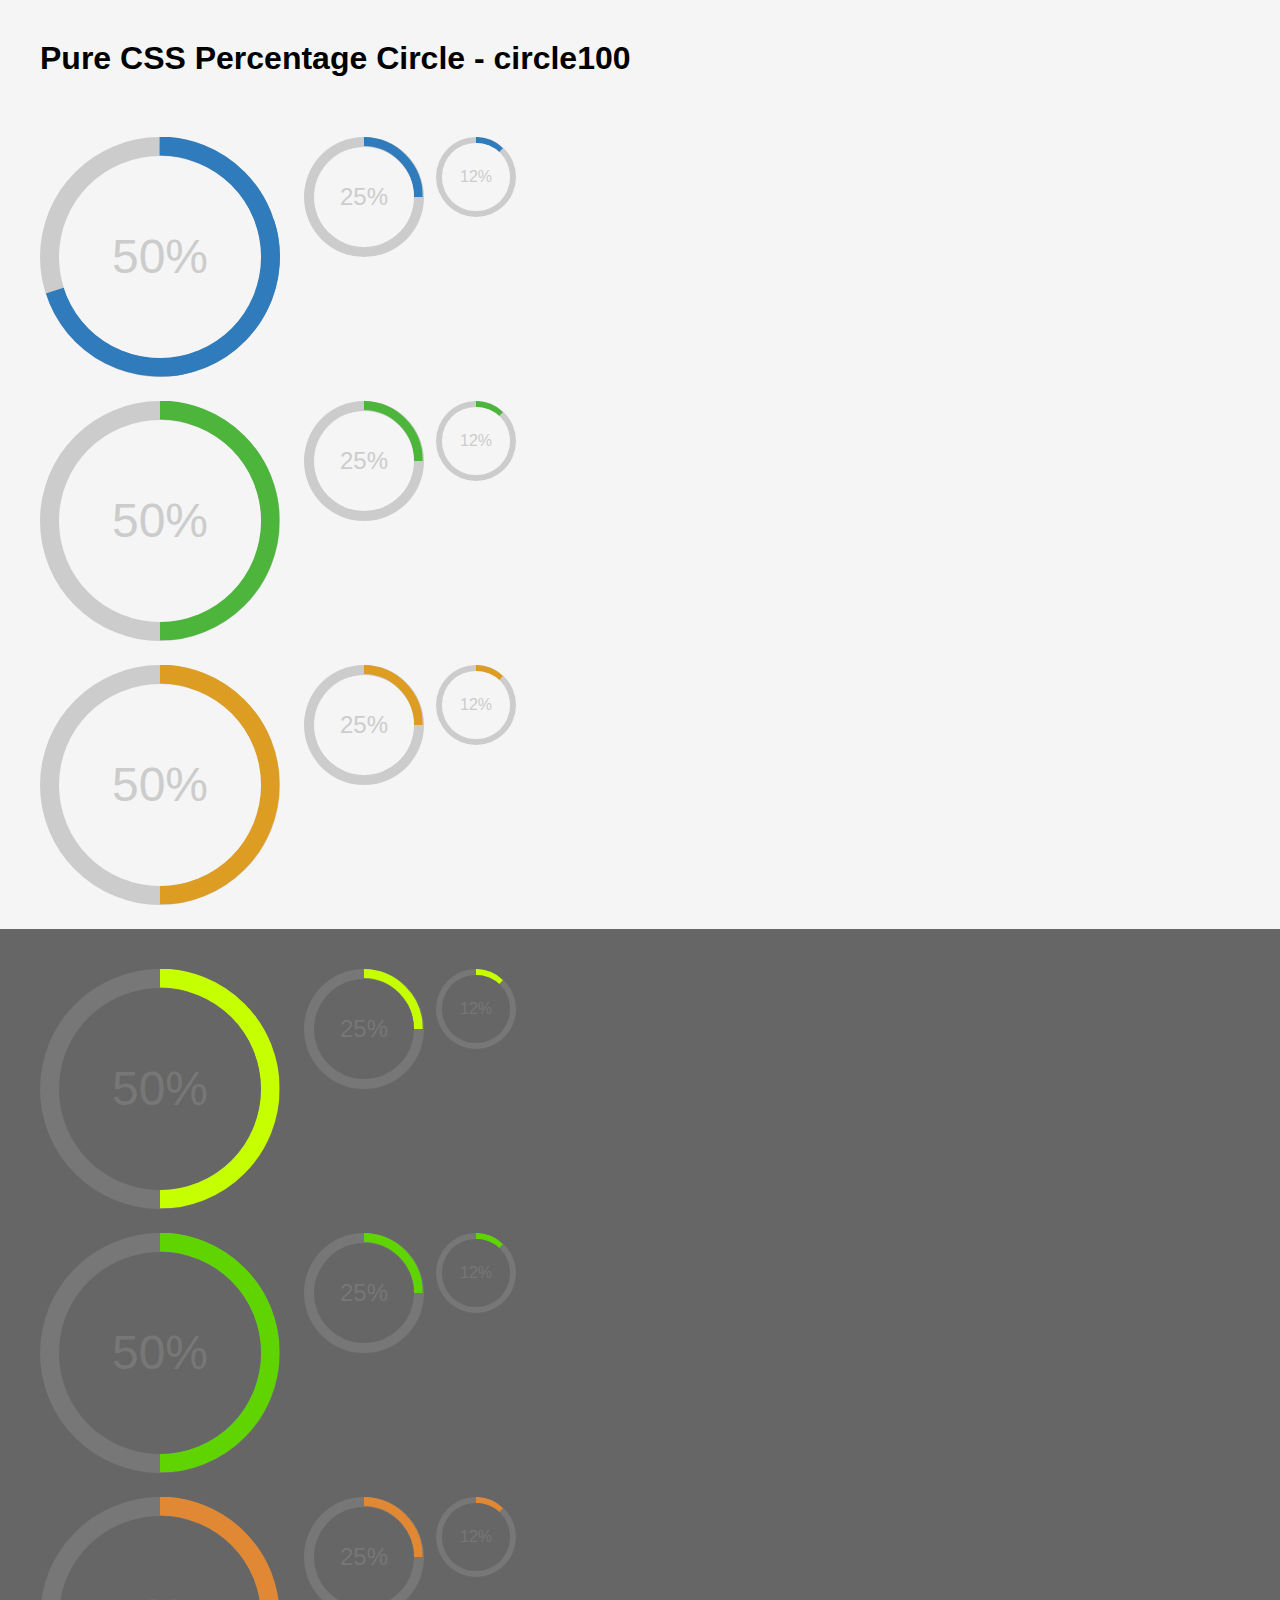
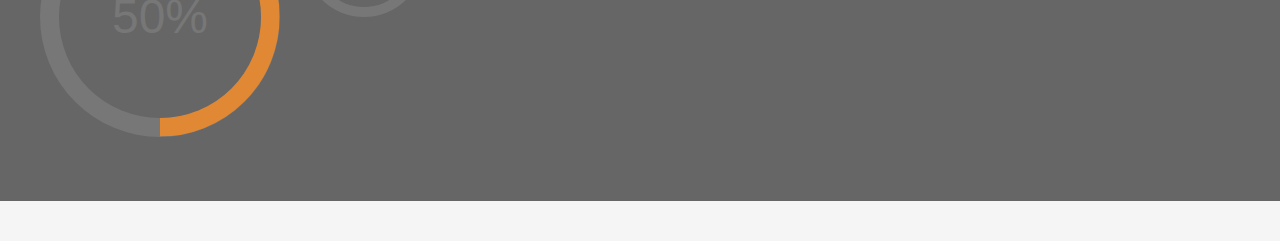
<file: css-percentage-circle-master/index.html>
<!DOCTYPE html>
<html>
    <head>

        <meta charset="utf-8">
        <meta name="viewport" content="width=device-width, initial-scale=1.0">

        <title>Pure CSS Percentage Circle</title>

        <meta name="description" content="">

        <!-- styles for this little demo page -->
        <style type="text/css">

            body{
                background-color: #f5f5f5;
                margin: 0;
                padding: 0;
                font-family: Arial, "Helvetica Neue", Helvetica, sans-serif;
            }

            .page {
                margin: 40px;
            }

            h1{
                margin: 40px 0 60px 0;
            }

            .dark-area {
                background-color: #666;
                padding: 40px;
                margin: 0 -40px 20px -40px;
                clear: both;
            }

            .clearfix:before,.clearfix:after {content: " "; display: table;}
            .clearfix:after {clear: both;}
            .clearfix {*zoom: 1;}

        </style>

        <link rel="stylesheet" href="css/circle.css">

    </head>

    <body>

        <div class="page">

            <h1>Pure CSS Percentage Circle - circle100</h1>

            <!-- default -->
            <div class="clearfix">

                <div class="c100 p70 big">
                    <span>50%</span>
                    <div class="slice">
                        <div class="bar"></div>
                        <div class="fill"></div>
                    </div>
                </div>

                <div class="c100 p25">
                    <span>25%</span>
                    <div class="slice">
                        <div class="bar"></div>
                        <div class="fill"></div>
                    </div>
                </div>

                <div class="c100 p12 small">
                    <span>12%</span>
                    <div class="slice">
                        <div class="bar"></div>
                        <div class="fill"></div>
                    </div>
                </div>

            </div>
            <!-- /default -->

            <!-- green -->
            <div class="clearfix">

                <div class="c100 p50 big green">
                    <span>50%</span>
                    <div class="slice">
                        <div class="bar"></div>
                        <div class="fill"></div>
                    </div>
                </div>

                <div class="c100 p25 green">
                    <span>25%</span>
                    <div class="slice">
                        <div class="bar"></div>
                        <div class="fill"></div>
                    </div>
                </div>

                <div class="c100 p12 small green">
                    <span>12%</span>
                    <div class="slice">
                        <div class="bar"></div>
                        <div class="fill"></div>
                    </div>
                </div>

            </div>
            <!-- /green -->

            <!-- orange -->
            <div class="clearfix">

                <div class="c100 p50 big orange">
                    <span>50%</span>
                    <div class="slice">
                        <div class="bar"></div>
                        <div class="fill"></div>
                    </div>
                </div>

                <div class="c100 p25 orange">
                    <span>25%</span>
                    <div class="slice">
                        <div class="bar"></div>
                        <div class="fill"></div>
                    </div>
                </div>

                <div class="c100 p12 small orange">
                    <span>12%</span>
                    <div class="slice">
                        <div class="bar"></div>
                        <div class="fill"></div>
                    </div>
                </div>

            </div>
            <!-- /orange -->




            <div class="dark-area clearfix">

                <!-- default -->
                <div class="clearfix">

                    <div class="c100 p50 big dark">
                        <span>50%</span>
                        <div class="slice">
                            <div class="bar"></div>
                            <div class="fill"></div>
                        </div>
                    </div>

                    <div class="c100 p25 dark">
                        <span>25%</span>
                        <div class="slice">
                            <div class="bar"></div>
                            <div class="fill"></div>
                        </div>
                    </div>

                    <div class="c100 p12 small dark">
                        <span>12%</span>
                        <div class="slice">
                            <div class="bar"></div>
                            <div class="fill"></div>
                        </div>
                    </div>

                </div>
                <!-- /default -->

                <!-- green -->
                <div class="clearfix">

                    <div class="c100 p50 big dark green">
                        <span>50%</span>
                        <div class="slice">
                            <div class="bar"></div>
                            <div class="fill"></div>
                        </div>
                    </div>

                    <div class="c100 p25 dark green">
                        <span>25%</span>
                        <div class="slice">
                            <div class="bar"></div>
                            <div class="fill"></div>
                        </div>
                    </div>

                    <div class="c100 p12 dark small green">
                        <span>12%</span>
                        <div class="slice">
                            <div class="bar"></div>
                            <div class="fill"></div>
                        </div>
                    </div>

                </div>
                <!-- /green -->

                <!-- orange -->
                <div class="clearfix">

                    <div class="c100 p50 dark big orange">
                        <span>50%</span>
                        <div class="slice">
                            <div class="bar"></div>
                            <div class="fill"></div>
                        </div>
                    </div>

                    <div class="c100 p25 dark orange">
                        <span>25%</span>
                        <div class="slice">
                            <div class="bar"></div>
                            <div class="fill"></div>
                        </div>
                    </div>

                    <div class="c100 p12 dark small orange">
                        <span>12%</span>
                        <div class="slice">
                            <div class="bar"></div>
                            <div class="fill"></div>
                        </div>
                    </div>

                </div>
                <!-- /orange -->

            </div><!-- /.dark-area -->
        </div>

    </body>
</html>
</file>
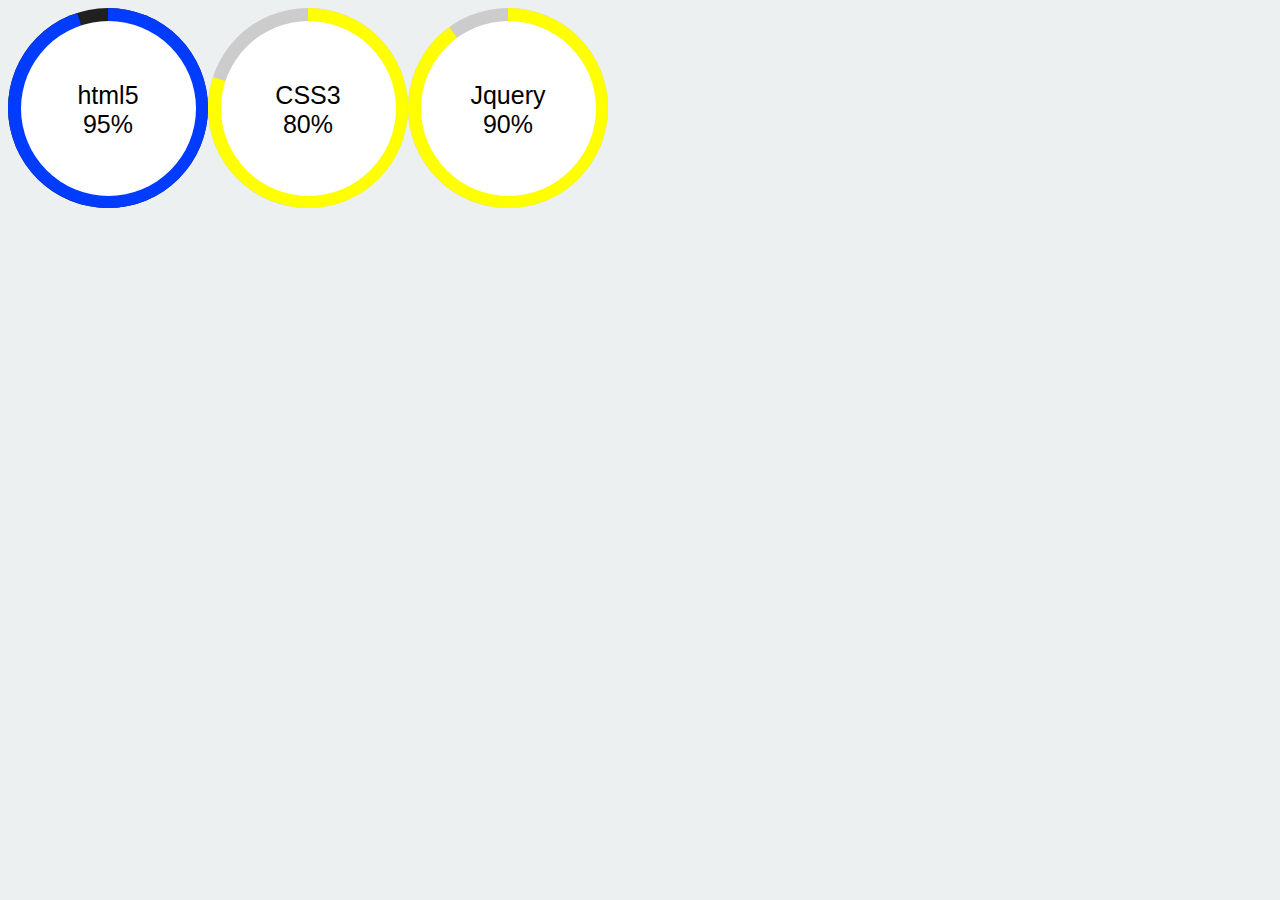
<file: Dynamic progress bar/index.html>
<!DOCTYPE HTML>
<html lang="en-US">
<head>
	<meta charset="UTF-8">
	<title>Dynamic progressbar</title>
	<link rel="stylesheet" href="jQuery-plugin-progressbar.css" />
</head>
<body>
	
	<div class="progress-bar position" data-percent="95" data-title="html5" data-duration="1000" data-color="#202020,#003CFF"></div>
	<div class="progress-bar position" data-percent="80" data-title="CSS3" data-duration="1000" data-color="#ccc,yellow"></div>
	<div class="progress-bar position" data-percent="90" data-title="Jquery" data-duration="1000" data-color="#ccc,yellow"></div>
	
	<script type="text/javascript" src="jquery_library2.js"></script>
	<script type="text/javascript" src="jQuery-plugin-progressbar.js"></script>
	<script type="text/javascript" src="jquery.js"></script>
</body>
</html>
</file>
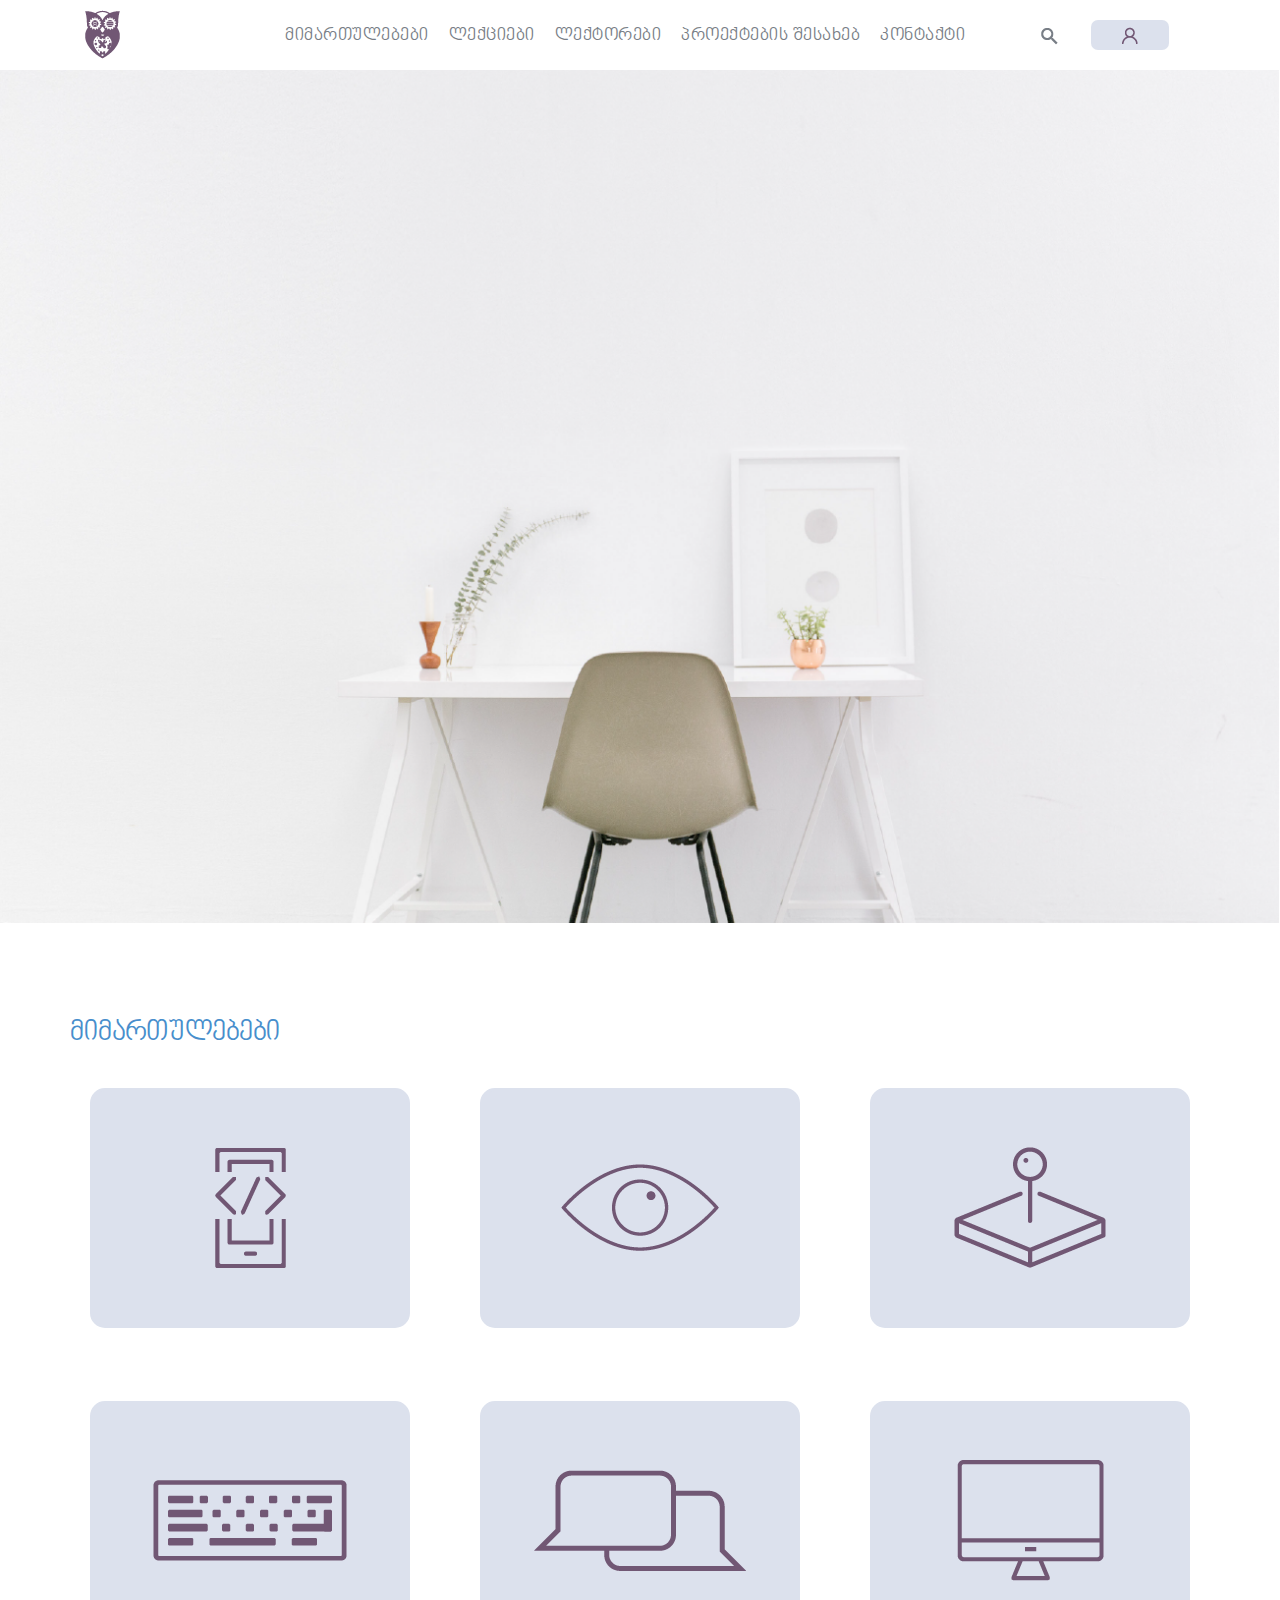
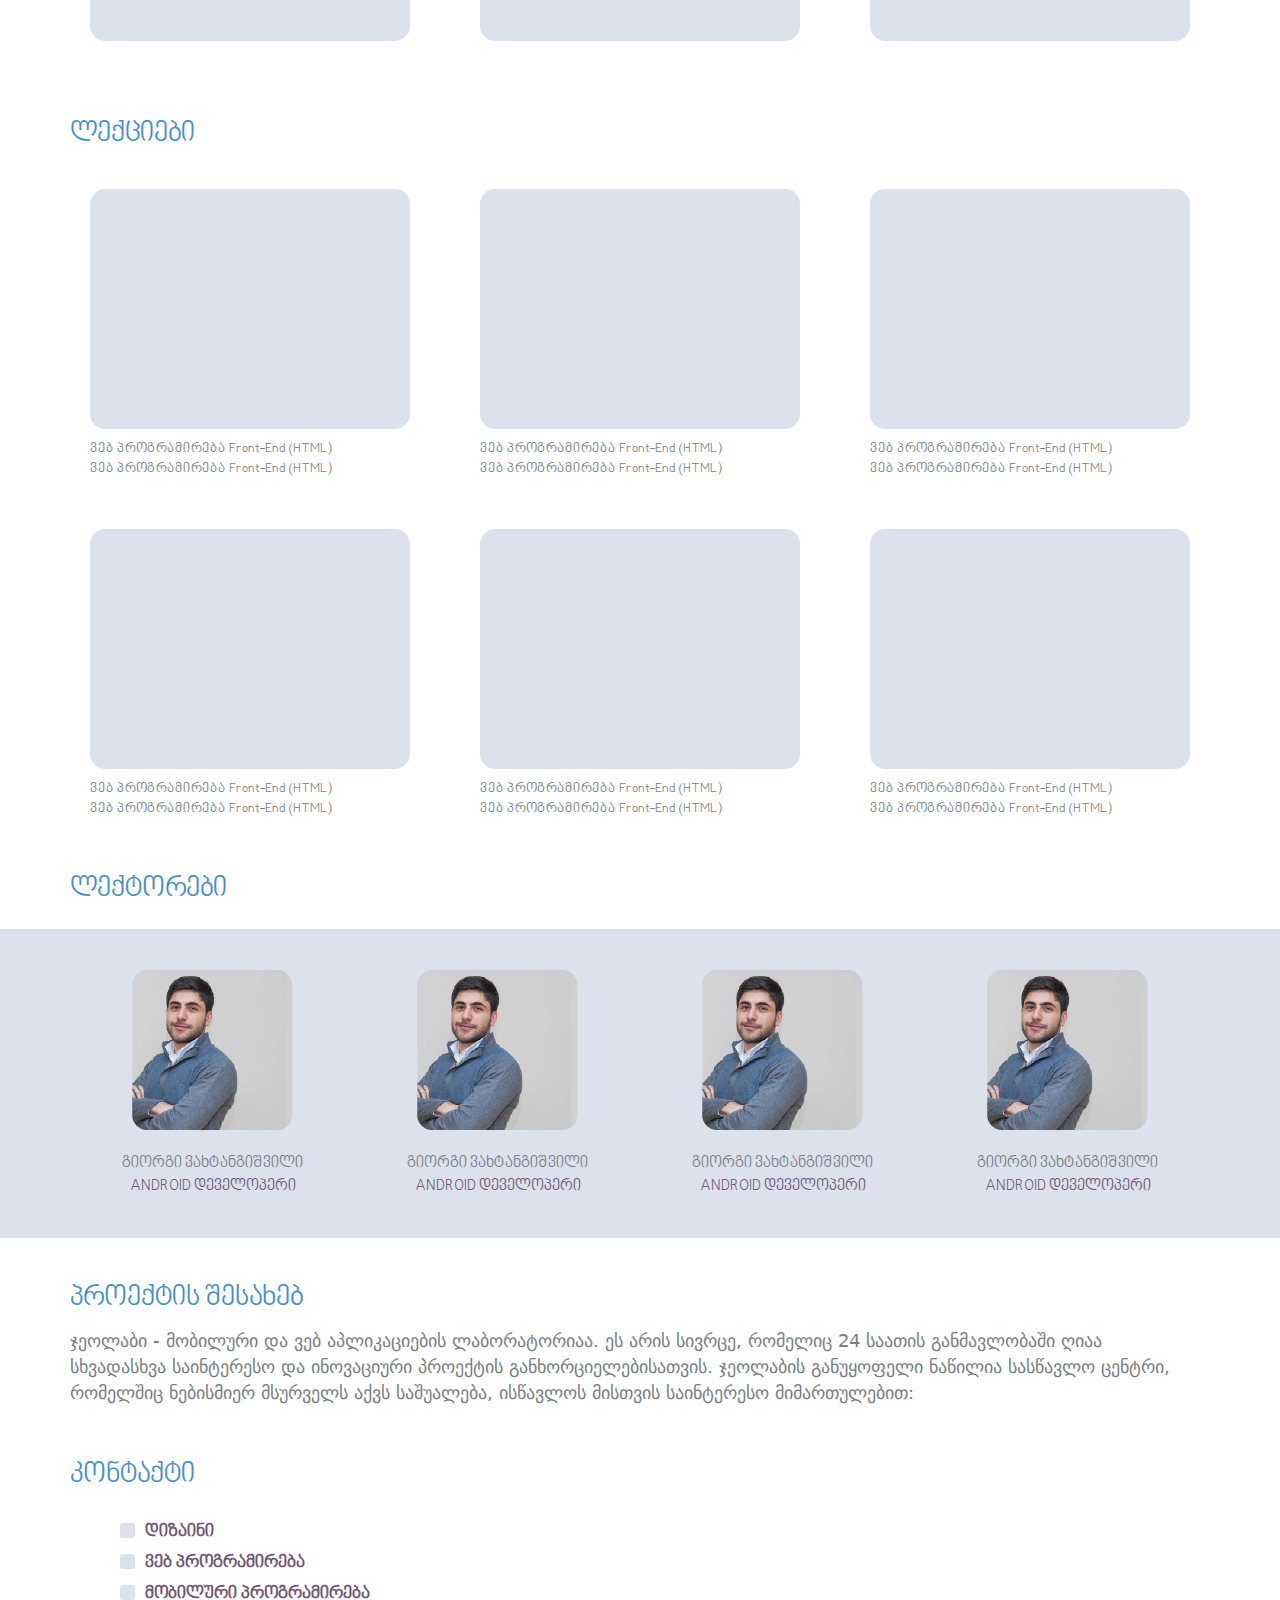
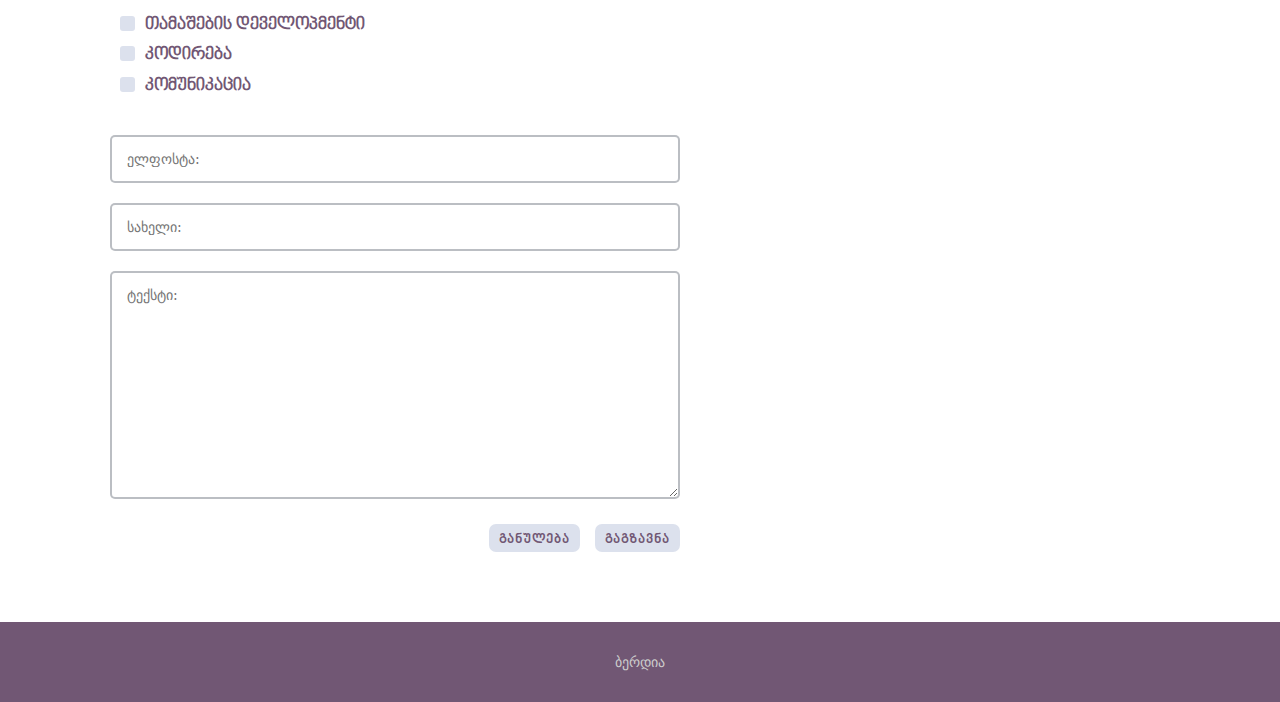
<file: GeoLab_Online/index.html>
<!DOCTYPE html>
	<html>
	<head>
		<title>GeoLab Online</title>
		<meta charset="utf-8">
		<meta name="viewport" content="width=device-width, initial-scale=1">
		<link rel="shortcut icon" type="image/png" href="favicon.ico"/>
		<link rel="stylesheet" type="text/css" href="css/reset.css">
		<link rel="stylesheet" type="text/css" href="css/fonts.css">
		<link rel="stylesheet" type="text/css" href="css/bootstrap.min.css">
		<link rel="stylesheet" type="text/css" href="css/global.css">
		<link rel="stylesheet" type="text/css" href="css/first_page.css">
		<link rel="stylesheet" type="text/css" href="css/registration.css">
	</head>
	<body class="main_page">
		<div class="search_bg">
			<div class="search_wrapper clearfix">
				<button class="close_btn"> X </button>
				<div class="container">
					<div class="search_form clearfix">
						<form method="POST" class="search_form_in clearfix">
							<input type="submit" name="search-submit" id="search-submit"  class="search_submit" value="ძებნა">
							<input class="search_area" id="myInput" type="text" placeholder="">
						</form>
						<div class="filter" id="filter_DIV">
							<div class="row">
								<div class="col-md-6">
									<div class="filter_box font-DejaVuSans">
										<ul>
											<li class="font-BPGNinoMtavruli">
												<label>
													<input type="checkbox"> დიზაინი
													<span class="checkmark_2"></span> 
												</label>
											</li>
											<li>
												<label>
													<input type="checkbox"> პოლიგრაფიული დიზაინი
													<span class="checkmark_2"></span> 
												</label>
											</li>
											<li>
												<label>
													<input type="checkbox"> ინტერფეისის დიზაინი
													<span class="checkmark_2"></span> 
												</label>
											</li>
											<li>
												<label>
													<input type="checkbox"> 3D დიზაინი
													<span class="checkmark_2"></span> 
												</label>
											</li>
											<li>
												<label>
													<input type="checkbox"> შრიფტის დიზაინის საფუძვლები და 
													ფონტ-ინჟინერია
													<span class="checkmark_2"></span> 
												</label>
											</li>
											<li>
												<label>
													<input type="checkbox"> ვიდეო გრაფიკა და მონტაჟი
													<span class="checkmark_2"></span> 
												</label>
											</li>
										</ul>
									</div>
								</div>
								<div class="col-md-6">
									<div class="filter_box font-DejaVuSans">
										<ul>
											<li class="font-BPGNinoMtavruli">
												<label>
													<input type="checkbox"> ვებ პროგრამირება
													<span class="checkmark_2"></span> 
												</label>
											</li>
											<li>
												<label>
													<input type="checkbox"> ვებ პროგრამირება Front-End (HTML)
													<span class="checkmark_2"></span> 
												</label>
											</li>
											<li>
												<label>
													<input type="checkbox"> ვებ პროგრამირება PHP
													<span class="checkmark_2"></span> 
												</label>
											</li>
											<li>
												<label>
													<input type="checkbox"> ვებ პროგრამირება ASP.NET.MVC
													<span class="checkmark_2"></span> 
												</label>
											</li>
											<li>
												<label>
													<input type="checkbox"> Wordpres
													<span class="checkmark_2"></span> 
												</label>
											</li>
											<li>
												<label>
													<input type="checkbox"> Drupal
													<span class="checkmark_2"></span> 
												</label>
											</li>
											<li>
												<label>
													<input type="checkbox"> Meanlab
													<span class="checkmark_2"></span> 
												</label>
											</li>
										</ul>
									</div>
								</div>
							</div>

							<div class="row">
								<div class="col-md-6">
									<div class="filter_box font-DejaVuSans">
										<ul>
											<li class="font-BPGNinoMtavruli">
												<label>
													<input type="checkbox"> მობილური პროგრამირება
													<span class="checkmark_2"></span> 
												</label>
											</li>
											<li>
												<label>
													<input type="checkbox"> მობილური პროგრამირება IOS
													<span class="checkmark_2"></span> 
												</label>
											</li>
											<li>
												<label>
													<input type="checkbox"> მობილური პროგრამირება Android (java)
													<span class="checkmark_2"></span> 
												</label>
											</li>
										</ul>
									</div>
								</div>
								<div class="col-md-6">
									<div class="filter_box font-DejaVuSans">
										<ul>
											<li class="font-BPGNinoMtavruli">
												<label>
													<input type="checkbox"> თამაშების დეველოპმენტი
													<span class="checkmark_2"></span> 
												</label>
											</li>
											<li>
												<label>
													<input type="checkbox"> პროგრამირება Unity 3D
													<span class="checkmark_2"></span> 
												</label>
											</li>
										</ul>
									</div>
								</div>
							</div>

							<div class="row">
								<div class="col-md-6">
									<div class="filter_box font-DejaVuSans">
										<ul>
											<li class="font-BPGNinoMtavruli">
												<label>
													<input type="checkbox"> კოდირება
													<span class="checkmark_2"></span> 
												</label>
											</li>
											<li>
												<label>
													<input type="checkbox"> პროგრამირება C#
													<span class="checkmark_2"></span> 
												</label>
											</li>
											<li>
												<label>
													<input type="checkbox"> პროგრამირება და ლოგიკა
													<span class="checkmark_2"></span> 
												</label>
											</li>
										</ul>
									</div>
								</div>
								<div class="col-md-6">
									<div class="filter_box font-DejaVuSans">
										<ul>
											<li class="font-BPGNinoMtavruli">
												<label>
													<input type="checkbox"> კომუნიკაცია
													<span class="checkmark_2"></span> 
												</label>
											</li>
											<li>
												<label>
													<input type="checkbox"> სოციალური მედია მენეჯმენტი
													<span class="checkmark_2"></span> 
												</label>
											</li>
											<li>
												<label>
													<input type="checkbox"> Facebook Ads, GoogleAdWords, Google Analytics, SEO
													<span class="checkmark_2"></span> 
												</label>
											</li>
										</ul>

									</div>
								</div>
							</div>

						</div>
					</div>
				</div>
			</div>
		</div>
		


		<header>
			<div class="container">
				<div class="header_wrapper clearfix">
					<div class="col-md-2">
						<div class="logo">
							<a href="index.html"> <img src="images/logo.png"></a> 
						</div>
					</div>
					<div class="col-md-8">
						<div class="mainmenu font-BPGNinoMtavruli  clearfix">
							<ul>
								<li><a href="#mimartulebebi">მიმართულებები </a></li>
								<li><a href="#leqciebi">ლექციები </a></li>
								<li><a href="#teachers">ლექტორები </a></li>
								<li><a href="#about">პროექტების შესახებ </a></li>
								<li><a href="#contact">კონტაქტი </a></li>
							</ul>
						</div>
					</div>
					<div class="col-md-2">
						<div class="search_holder">
							<button class="search_btn">
								<img src="images/search.png">
							</button>
						</div>
					<!-- 	<div class="login font-BPGNinoMtavruli">
							<button class="login_btn"> 
								შესვლა
							</button>
						</div> -->

						<div class="user_login_icon">
							<button class="login_icon">  </button>
						</div>

					</div>
				</div>
			</div>
		</header>

		<div class="registration_bg">
			<div class="registration_wrapper clearfix">
				<button class="close_btn"> X </button>
				<div class="registration_box clearfix font-BPGNinoMtavruli">
					<div class="container">
						<div class="row">
							<div class="col-md-4 col-md-offset-4">
								<div class="panel panel-login">
									<div class="panel-heading">
										<div class="row">
											<div class="col-xs-6">
												<a href="#" class="active" id="login-form-link">შესვლა</a>
											</div>
											<div class="col-xs-6">
												<a href="#" id="register-form-link"> რეგისტრაცია</a>
											</div>
										</div>
										<hr>
									</div>
									<div class="panel-body">
										<div class="row">
											<div class="col-lg-12">
												<form id="login-form" action="http://phpoll.com/login/process" method="post" role="form" style="display: block;">

													<div class="facebook_login">
														<span class="fb_login_intro"> შესვლა ფეისბუკით</span>
														<a href="#" class="btn btn-primary fb_color">Facebook</a>
													</div>

													<div class="form-group">
														<input type="email" name="email" id="email" tabindex="1" class="form-control" placeholder="იმეილი" value="">
													</div>
													<div class="form-group">
														<input type="password" name="password" id="password" tabindex="2" class="form-control" placeholder="პაროლი">
													</div>
													<div class="form-group text-center">
														<input type="checkbox" tabindex="3" class="" name="remember" id="remember">
														<label for="remember" class="remember"> დამახსოვრება</label>
													</div>

													

													<div class="form-group">
														<div class="row">
															<div class="col-sm-4 col-sm-offset-4">
																<input type="submit" name="login-submit" id="login-submit" tabindex="4" class="form-control btn btn-login" value="შესვლა">
															</div>
														</div>
													</div>							
												</form>
												<form id="register-form" action="http://phpoll.com/register/process" method="post" role="form" style="display: none;">
													<div class="form-group">
														<input type="text" name="name" id="name" tabindex="1" class="form-control" placeholder="სახელი" value="">
													</div>
													<div class="form-group">
														<input type="text" name="lastname" id="lastname" tabindex="1" class="form-control" placeholder="გვარი" value="">
													</div>

													<div class="form-group">
														<input type="email" name="email" id="email" tabindex="1" class="form-control" placeholder="იმეილი" value="">
													</div>
													<div class="form-group">
														<input type="password" name="password" id="password" tabindex="2" class="form-control" placeholder="პაროლი">
													</div>
													<div class="form-group">
														<input type="password" name="confirm-password" id="confirm-password" tabindex="2" class="form-control" placeholder="გაიმეორეთ პაროლი">
													</div>
													<div class="form-group">
														<div class="row">
															<div class="col-sm-6 col-sm-offset-3">
																<input type="submit" name="register-submit" id="register-submit" tabindex="4" class="form-control btn btn-register" value="დადასტურება">
															</div>
														</div>
													</div>
												</form>	
											</div>
										</div>
									</div>
									
								</div>
							</div>
						</div>
					</div>

				</div>
			</div>
		</div>

		<div class="registration_bg_2">
			<div class="registration_wrapper clearfix">
				<button class="close_btn"> X </button>
				<div class="user_menu_box clearfix font-BPGNinoMtavruli">
					<div class="container">
						<div class="row">
							<div class="user_menu_buttons">
								<div class="courses_button"> კურსები </div>
								<div class="profile_settings"> პროფილის რედაქტირება </div>
								<div class="out_button"> გამოსვლა </div>
							</div>
						</div>
					</div>
				</div>

				<div class="profile_settings clearfix">
					<h1 class="profile_settings_title font-BPGNinoMtavruli"> პროფილის რედაქტირება </h1>

					<form class="profile_settings_form font-DejaVuSans">
						<input type="text" name="name" placeholder="სახელი">

						<input type="text" name="sur_name" placeholder="გვარი">

						<input type="email" name="email" placeholder="ელფოსტა">

						<input type="password" name="old_password" placeholder="ძველი პაროლი">

						<input type="password" name="new_password" placeholder="ახალი პაროლი">

						<input type="submit" name="submit" value="დადასტურება" class="profile_settings_submit font-BPGNinoMtavruli">

					</form>
				</div>
			</div>
		</div>


		<section>
			<div class="container-flui no_padding">
				<div class="video_wrapper">
					<img src="images/cover.png">
				</div>
			</div>

			<div class="mimartulebebi" id="mimartulebebi">
				<div class="container">
					<span class="block_title font-BPGNinoMtavruli"><a href="directions.html"> მიმართულებები </a></span>
					
					<div class="block_body">
						<div class="row">
							<div class="col-md-4">
								<div class="category_box">	
									<img src="images/cat_1.png">	
									<div class="box_desc">
										<div class="desc_header font-BPGNinoMtavruli">
											დიზაინი
										</div>
										<div class="desc_intro font-DejaVuSans">
											პოლიგრაფიული, ინტერფეისი
											ფონტ-ინჟინერია, 3D დიზაინი, 
											ვიდეო გრაფიკა და მონტაჟი
										</div>
										<button class="more font-BPGNinoMtavruli">
											ვრცლად
										</button>
									</div>			
								</div>
							</div>
							<div class="col-md-4">
								<div class="category_box">
									<div class="box_desc">
										<div class="desc_header font-BPGNinoMtavruli">
											დიზაინი
										</div>
										<div class="desc_intro font-DejaVuSans">
											პოლიგრაფიული, ინტერფეისი
											ფონტ-ინჟინერია, 3D დიზაინი, 
											ვიდეო გრაფიკა და მონტაჟი
										</div>
										<button class="more font-BPGNinoMtavruli">
											ვრცლად
										</button>
									</div>
									<img src="images/cat_2.png">				
								</div>
							</div>
							<div class="col-md-4">
								<div class="category_box">
									<div class="box_desc">
										<div class="desc_header font-BPGNinoMtavruli">
											დიზაინი
										</div>
										<div class="desc_intro font-DejaVuSans">
											პოლიგრაფიული, ინტერფეისი
											ფონტ-ინჟინერია, 3D დიზაინი, 
											ვიდეო გრაფიკა და მონტაჟი
										</div>
										<button class="more font-BPGNinoMtavruli">
											ვრცლად
										</button>
									</div>
									<img src="images/cat_3.png">				
								</div>
							</div>
						</div>
						<div class="row">
							<div class="col-md-4">
								<div class="category_box">
									<div class="box_desc">
										<div class="desc_header font-BPGNinoMtavruli">
											დიზაინი
										</div>
										<div class="desc_intro font-DejaVuSans">
											პოლიგრაფიული, ინტერფეისი
											ი
										</div>
										<button class="more font-BPGNinoMtavruli">
											ვრცლად
										</button>
									</div>
									<img src="images/cat_4.png">				
								</div>
							</div>
							<div class="col-md-4">
								<div class="category_box">
									<div class="box_desc">
										<div class="desc_header font-BPGNinoMtavruli">
											დიზაინი
										</div>
										<div class="desc_intro font-DejaVuSans">
											პოლიგრაფიული, ინტერფეისი
											ფონტ-ინჟინერია, 3D დიზაინი, 
											
										</div>
										<button class="more font-BPGNinoMtavruli">
											ვრცლად
										</button>
									</div>
									<img src="images/cat_5.png">				
								</div>
							</div>
							<div class="col-md-4">
								<div class="category_box">
									<div class="box_desc">
										<div class="desc_header font-BPGNinoMtavruli">
											დიზაინი
										</div>
										<div class="desc_intro font-DejaVuSans">
											პოლიგრაფიული, ინტერფეისი
											ფონტ-ინჟინერია
										</div>
										<button class="more font-BPGNinoMtavruli">
											ვრცლად
										</button>
									</div>
									<img src="images/cat_6.png">				
								</div>
							</div>
						</div>
					</div>	
					
				</div>
			</div>

			<div class="leqciebi" id="leqciebi">
				<div class="container">
					<span class="block_title font-BPGNinoMtavruli"><a href="lectures.html"> ლექციები </a></span>
					
					<div class="block_body font-BPGNinoMtavruli">
						<div class="row">
							<div class="col-md-4">
								<div class="lesson_box">
									<div class="lesson_box_in"> </div>
									<div class="lesson_desc"> 
										<div class="lesson_title">
											<a href=""> ვებ პროგრამირება Front-End (HTML) </a>
										</div>
										<div class="lesson_intro">
											ვებ პროგრამირება Front-End (HTML)
										</div>
									</div>
									
								</div>
							</div>
							<div class="col-md-4">
								<div class="lesson_box">
									<div class="lesson_box_in"> </div>
									<div class="lesson_desc"> 
										<div class="lesson_title">
											<a href=""> ვებ პროგრამირება Front-End (HTML) </a>
										</div>
										<div class="lesson_intro">
											ვებ პროგრამირება Front-End (HTML)
										</div>
									</div>
									
								</div>
							</div>
							<div class="col-md-4">
								<div class="lesson_box">
									<div class="lesson_box_in"> </div>
									<div class="lesson_desc"> 
										<div class="lesson_title">
											<a href=""> ვებ პროგრამირება Front-End (HTML) </a>
										</div>
										<div class="lesson_intro">
											ვებ პროგრამირება Front-End (HTML)
										</div>
									</div>
									
								</div>
							</div>
						</div>
						<div class="row">
							<div class="col-md-4">
								<div class="lesson_box">
									<div class="lesson_box_in"> </div>
									<div class="lesson_desc"> 
										<div class="lesson_title">
											<a href=""> ვებ პროგრამირება Front-End (HTML) </a>
										</div>
										<div class="lesson_intro">
											ვებ პროგრამირება Front-End (HTML)
										</div>
									</div>
									
								</div>
							</div>
							<div class="col-md-4">
								<div class="lesson_box">
									<div class="lesson_box_in"> </div>
									<div class="lesson_desc"> 
										<div class="lesson_title">
											<a href=""> ვებ პროგრამირება Front-End (HTML) </a>
										</div>
										<div class="lesson_intro">
											ვებ პროგრამირება Front-End (HTML)
										</div>
									</div>
									
								</div>
							</div>
							<div class="col-md-4">
								<div class="lesson_box">
									<div class="lesson_box_in"> </div>
									<div class="lesson_desc"> 
										<div class="lesson_title">
											<a href=""> ვებ პროგრამირება Front-End (HTML) </a>
										</div>
										<div class="lesson_intro">
											ვებ პროგრამირება Front-End (HTML)
										</div>
									</div>
									
								</div>
							</div>
						</div>
					</div>
				</div>
			</div>

			<div class="teachers" id="teachers">
				<div class="container">
					<div class="block_title font-BPGNinoMtavruli"> ლექტორები</div>
				</div>
				<div class="teachers_block_bg">
					<div class="container">
						<div class="teachers_box_wrapper clearfix">
							<div class="col-md-3">
								<div class="teachers_box font-BPGNinoMtavruli">
									<a href="#teachers"><img src="images/teacher.png"></a>
									<div class="teachers_desc">
										<div class="teachers_title">
											<a href="#"> გიორგი ვახტანგიშვილი</a>
										</div>
										<div class="teachers_intro">
											ANDROID დეველოპერი
										</div>
									</div>
								</div>	
							</div>
							<div class="col-md-3">
								<div class="teachers_box font-BPGNinoMtavruli">
									<a href="#teachers"><img src="images/teacher.png"></a>
									<div class="teachers_desc">
										<div class="teachers_title">
											<a href="#"> გიორგი ვახტანგიშვილი</a>
										</div>
										<div class="teachers_intro">
											ANDROID დეველოპერი
										</div>
									</div>
								</div>	
							</div>
							<div class="col-md-3">
								<div class="teachers_box font-BPGNinoMtavruli">
									<a href="#teachers"><img src="images/teacher.png"></a>
									<div class="teachers_desc">
										<div class="teachers_title">
											<a href="#"> გიორგი ვახტანგიშვილი</a>
										</div>
										<div class="teachers_intro">
											ANDROID დეველოპერი
										</div>
									</div>
								</div>	
							</div>
							<div class="col-md-3">
								<div class="teachers_box font-BPGNinoMtavruli">
									<a href="#teachers"><img src="images/teacher.png"></a>
									<div class="teachers_desc">
										<div class="teachers_title">
											<a href="#"> გიორგი ვახტანგიშვილი</a>
										</div>
										<div class="teachers_intro">
											ANDROID დეველოპერი
										</div>
									</div>
								</div>	
							</div>
						</div>
					</div>
				</div>
			</div>

			<div class="about" id="about">
				<div class="container">
					<div class="block_title font-BPGNinoMtavruli"> პროექტის შესახებ </div>
					<div class="about_intro font-DejaVuSans">
						ჯეოლაბი - მობილური და ვებ აპლიკაციების ლაბორატორიაა. ეს არის სივრცე, რომელიც 24 საათის განმავლობაში ღიაა 
						სხვადასხვა საინტერესო და ინოვაციური პროექტის განხორციელებისათვის. ჯეოლაბის განუყოფელი ნაწილია სასწავლო 
						ცენტრი, რომელშიც ნებისმიერ მსურველს აქვს საშუალება, ისწავლოს მისთვის საინტერესო მიმართულებით: 
					</div>
				</div>
			</div>

			<div class="contact" id="contact">
				<div class="container">
					<div class="block_title font-BPGNinoMtavruli"> კონტაქტი</div>
					
					<form method="POST" class="clearfix font-DejaVuSans">
						<div class="checks font-BPGNinoMtavruli"> 
							<label>
								<input type="checkbox"> დიზაინი 
								<span class="checkmark"></span> 
							</label> <br>
							<label>
								<input type="checkbox"> ვებ პროგრამირება
								<span class="checkmark"></span> 
							</label> <br>
							<label>
								<input type="checkbox" name="Car" value="Mercedes-Benz"> მობილური პროგრამირება
								<span class="checkmark"></span> 
							</label> <br>
							<label>
								<input type="checkbox" name="Car" value="Mercedes-Benz"> თამაშების დეველოპმენტი
								<span class="checkmark"></span> 
							</label> <br>
							<label>
								<input type="checkbox" name="Car" value="Mercedes-Benz"> კოდირება
								<span class="checkmark"></span> 
							</label> <br>
							<label>
								<input type="checkbox" name="Car" value="Mercedes-Benz"> კომუნიკაცია 
								<span class="checkmark"></span> 
							</label> <br>
						</div>

						<input type="email" name="email" placeholder="ელფოსტა:" required="">

						<input id="firstname" type="text" placeholder="სახელი:" name="firstname" value="" required="">

						<textarea name="message" placeholder="ტექსტი:" rows="10" cols="50"></textarea>

						<input type="submit" value="გაგზავნა"> 

						<input type="reset" value="განულება">
					</form>	
					
				</div>
			</div>
		</section>

		<footer>
			<div class="developers font-DejaVuSans">
				ბერდია
			</div>
		</footer>


		<script type="text/javascript" src="js/jquery.min.js"></script>
		<script type="text/javascript" src="js/bootstrap.min.js"></script>
		<script type="text/javascript" src="js/app.js"></script>
	</body>
	</html>
</file>
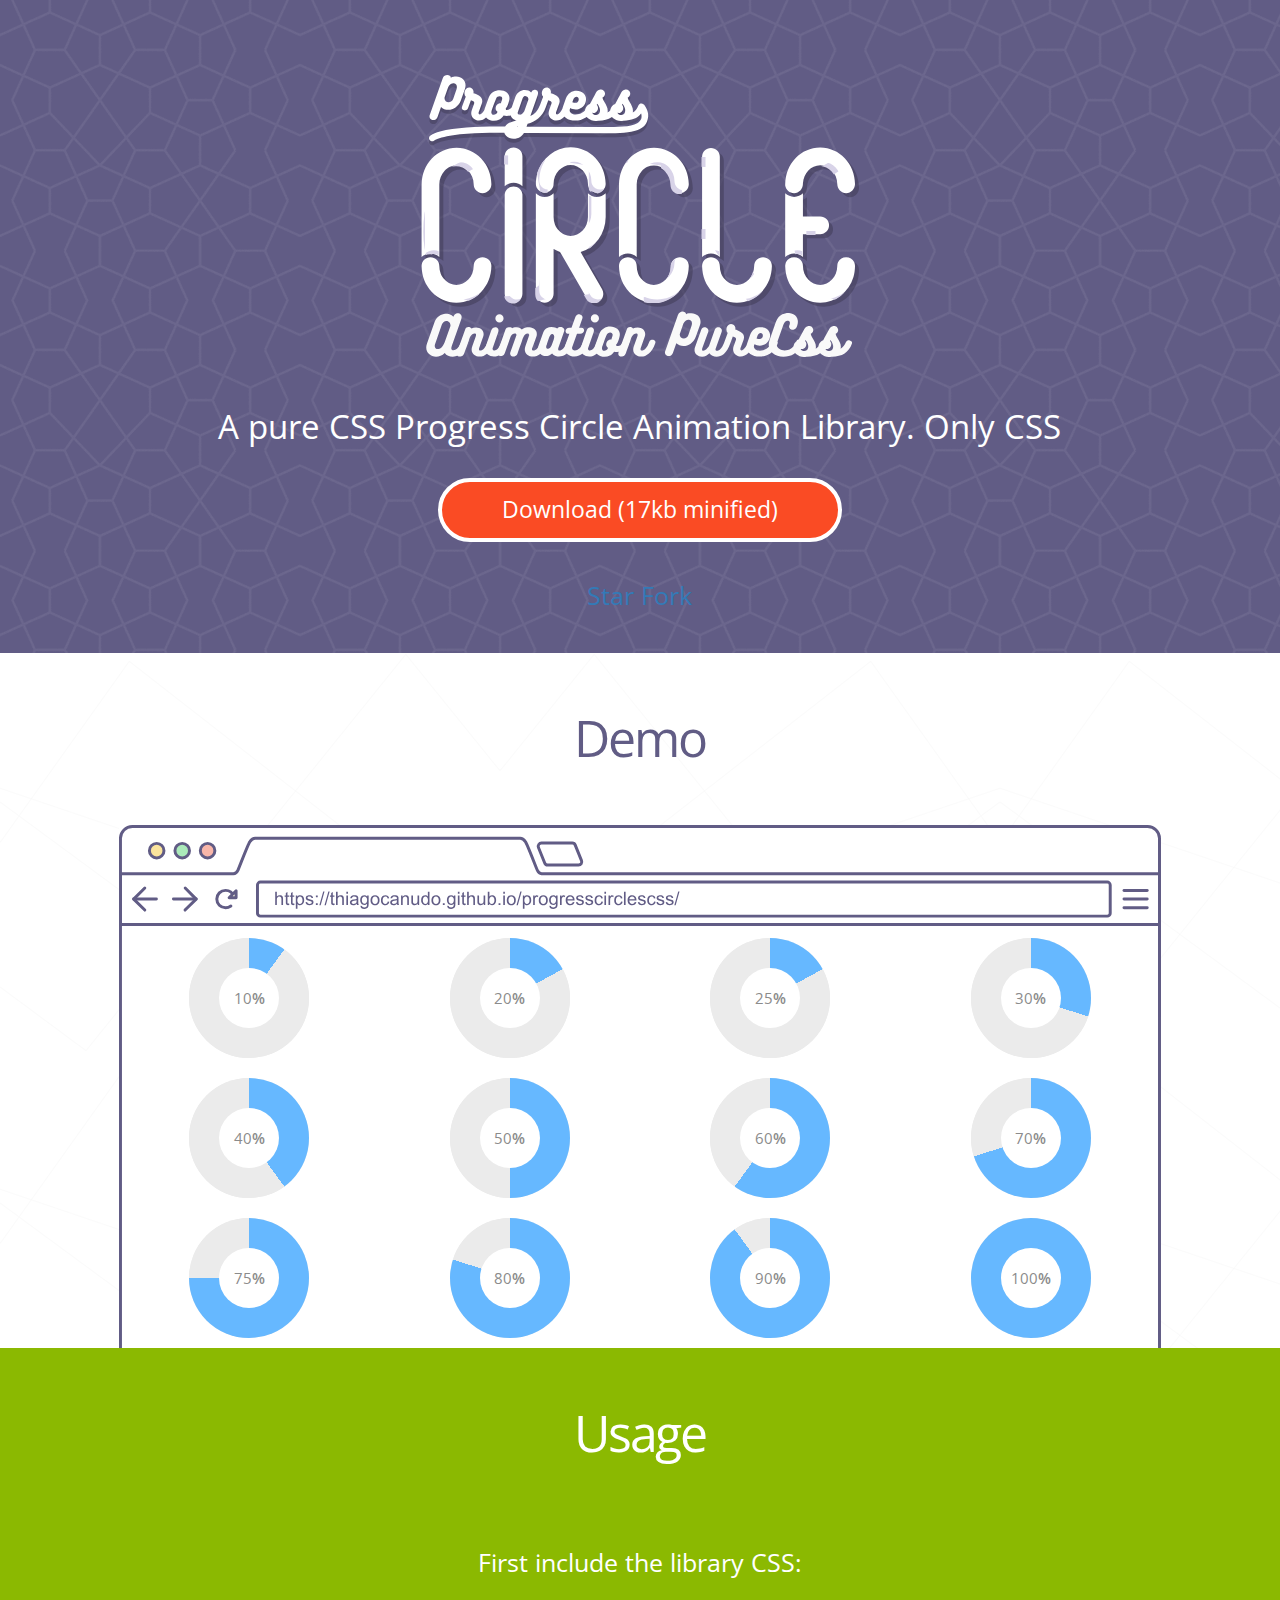
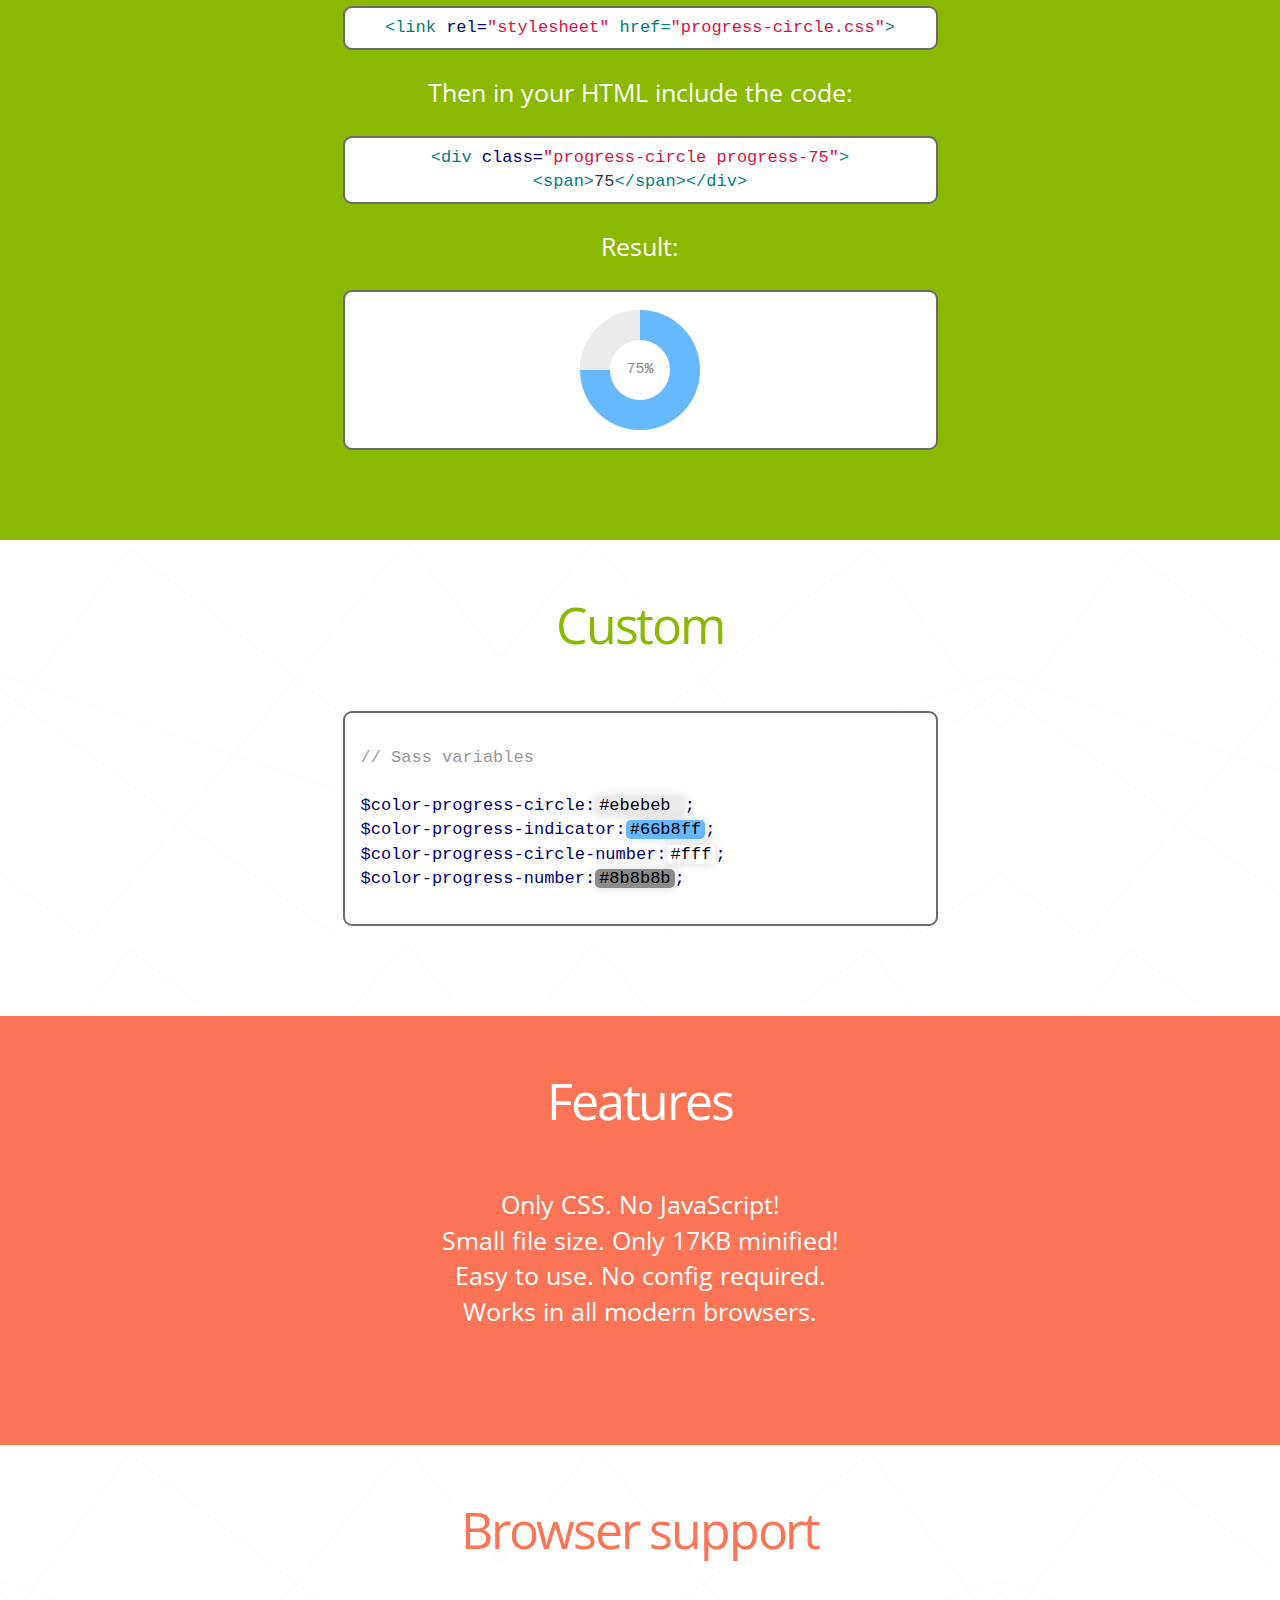
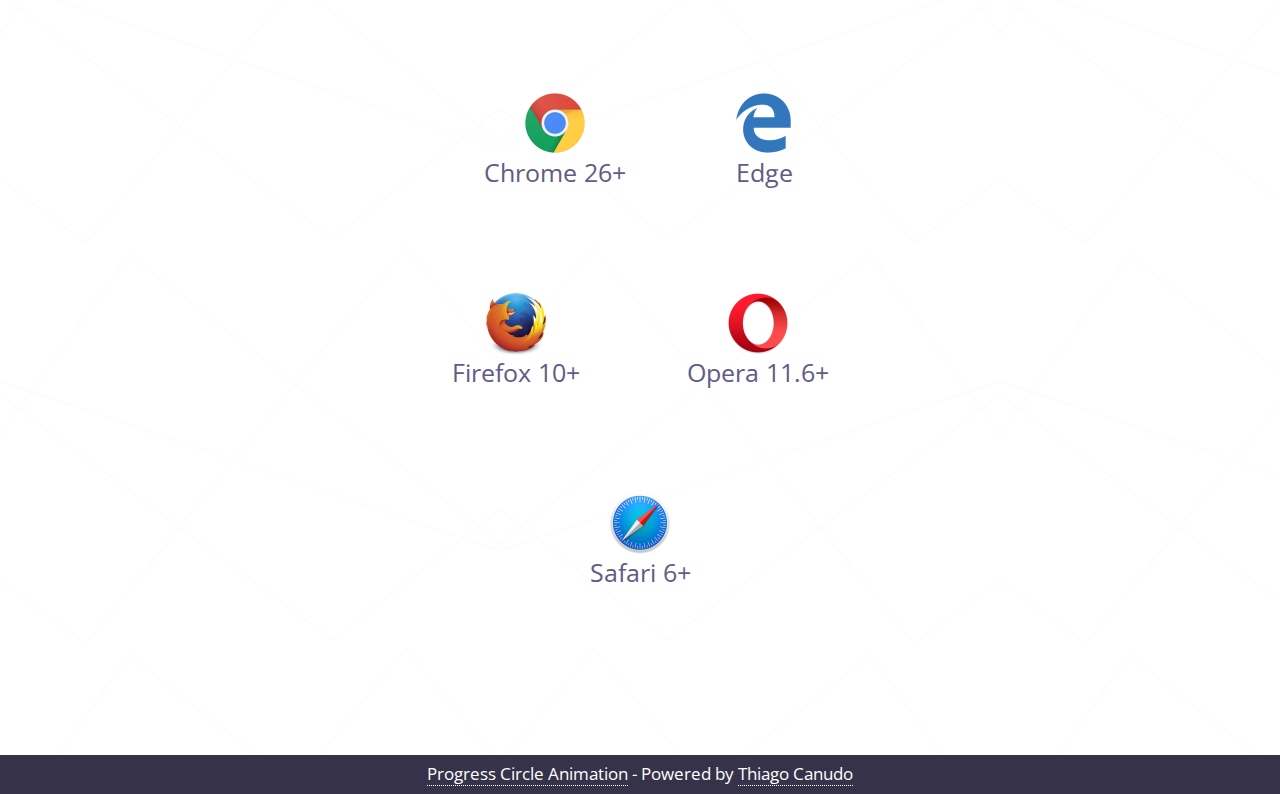
<file: ProgressCirclesCSS-master/index.html>
<!DOCTYPE html>
<html>
   <head>
      <meta charset="utf-8">
      <meta http-equiv="X-UA-Compatible" content="IE=edge">
      <meta name="viewport" content="width=device-width, initial-scale=1.0">
      <link rel="icon" type="image/png" href="favicon.ico">
      <title>Progress Circle Animation Pure CSS</title>
      <link rel="stylesheet" href="css/layout.css?x">
      <link rel="stylesheet" href="css/progress-circle.css">
      <link href="https://fonts.googleapis.com/css?family=Open+Sans+Condensed:300" rel="stylesheet">
   </head>
   <body>
      <div class="container-fluid home">
         <div class="row">
            <div class="col-md-12">
               <div class="col-md-offset-1 col-md-10">
                  <img src="img/logo.svg?1ss" class="img-responsive" alt="">
                  <h2>A pure CSS Progress Circle Animation Library. Only CSS</h2>
                  <a class="button" href="https://github.com/thiagocanudo/ProgressCirclesCSS/raw/master/demo.zip" title="Download (17kb minified)">Download <span class="hidden-xxs">(17kb minified)</span></a>
                  <div class="col-md-12">
                     <br>
                     <!-- Place this tag where you want the button to render. -->
                     <a class="github-button" href="https://github.com/thiagocanudo/ProgressCirclesCSS" data-icon="octicon-star" data-style="mega" data-count-href="/thiagocanudo/ProgressCirclesCSS/stargazers" data-count-api="/repos/thiagocanudo/ProgressCirclesCSS#stargazers_count" data-count-aria-label="# stargazers on GitHub" aria-label="Star thiagocanudo/ProgressCirclesCSS on GitHub">Star</a>
                     <!-- Place this tag where you want the button to render. -->
<a class="github-button" href="https://github.com/thiagocanudo/ProgressCirclesCSS/fork" data-icon="octicon-repo-forked" data-style="mega" aria-label="Fork thiagocanudo/ProgressCirclesCSS on GitHub">Fork</a>
                  </div>
               </div>
            </div>
         </div>
      </div>
      <div class="container-fluid demo">
         <div class="row">
            <div class="col-md-12">
               <h3>Demo</h3>
               <div class="col-md-10 col-md-offset-1 browser">
                  <div class="col-md-12 browser-head">
                     <img src="img/wireframe-browser-head.svg" alt="">
                  </div>
                  <div class="col-md-12 browser-content clearfix">
                     <div class="col-xs-4 col-md-3 box-circle">
                        <div class="progress-circle progress-10"><span>10</span></div>
                     </div>
                     <div class="col-xs-4 col-md-3 box-circle hidden-xxs">
                        <div class="progress-circle progress-20"><span>20</span></div>
                     </div>
                     <div class="col-xs-4 col-md-3 box-circle">
                        <div class="progress-circle progress-20"><span>25</span></div>
                     </div>
                     <div class="col-xs-4 col-md-3 box-circle hidden-xxs">
                        <div class="progress-circle progress-30"><span>30</span></div>
                     </div>
                     <div class="col-xs-4 col-md-3 box-circle hidden-xxs">
                        <div class="progress-circle progress-40"><span>40</span></div>
                     </div>
                     <div class="col-xs-4 col-md-3 box-circle">
                        <div class="progress-circle progress-50"><span>50</span></div>
                     </div>
                     <div class="col-xs-4 col-md-3 box-circle hidden-xxs">
                        <div class="progress-circle progress-60"><span>60</span></div>
                     </div>
                     <div class="col-xs-4 col-md-3 box-circle hidden-xxs">
                        <div class="progress-circle progress-70"><span>70</span></div>
                     </div>
                     <div class="col-xs-4 col-md-3 box-circle">
                        <div class="progress-circle progress-75"><span>75</span></div>
                     </div>
                     <div class="col-xs-4 col-md-3 box-circle hidden-xxs">
                        <div class="progress-circle progress-80"><span>80</span></div>
                     </div>
                     <div class="col-xs-4 col-md-3 box-circle">
                        <div class="progress-circle progress-90"><span>90</span></div>
                     </div>
                     <div class="col-xs-4 col-md-3 box-circle">
                        <div class="progress-circle progress-100"><span>100</span></div>
                     </div>
                  </div>
               </div>
            </div>
         </div>
      </div>
      <div class="container-fluid como-usar">
         <div class="row">
            <div class="col-md-12">
               <h3>Usage</h3>
               <div class="col-md-offset-3 col-md-6">
                  <p>First include the library CSS:</p>
               </div>
               <div class="col-md-offset-3 col-md-6">
                  <div class="sand-box">
                     <span class="propriedade">&lt;link</span>
                     <span class="elemento">rel=</span><span class="valor">"stylesheet"</span>
                     <span class="propriedade">href=</span><span class="valor">"progress-circle.css"</span><span class="propriedade">&gt;</span>
                  </div>
               </div>
               <div class="col-md-offset-3 col-md-6">
                  <p>Then in your HTML include the code:</p>
               </div>
               <div class="col-md-offset-3 col-md-6">
                  <div class="sand-box">
                     <span class="propriedade">&lt;div</span>
                     <span class="elemento">class=</span><span class="valor">"progress-circle progress-75"</span><span class="propriedade">&gt;&lt;span&gt;</span>75<span class="propriedade">&lt;/span&gt;</span><span class="propriedade">&lt;/div&gt;</span>
                  </div>
               </div>
               <div class="col-md-offset-3 col-md-6">
                  <p>Result:</p>
               </div>
               <div class="col-md-offset-3 col-md-6">
                  <div class="sand-box">
                     <div class="progress-circle progress-75"><span>75</span></div>
                  </div>
               </div>
            </div>
         </div>
      </div>
      <div class="container-fluid custom">
         <div class="row">
            <div class="col-md-12">
               <h3>Custom</h3>
               <div class="col-md-offset-3 col-md-6">
                  <div class="sand-box  text-left">
                     <br>
                     <span class="comentario">// Sass variables</span>
                     <br><br>
                     <span class="elemento">$color-progress-circle:</span><span class="colour-progress-circle">#ebebeb </span><span class="elemento">;
                     <br>
                     <span class="elemento">$color-progress-indicator:</span><span class="colour-progress-indicator">#66b8ff</span><span class="elemento">;							
                     <br>
                     <span class="elemento">$color-progress-circle-number:</span><span class="colour-number">#fff</span><span class="elemento">;
                     <br>										
                     <span class="elemento">$color-progress-number:</span><span class="colour-progress-number">#8b8b8b</span><span class="elemento">;<span class="propriedade">
                     <br><br>
                  </div>
               </div>
            </div>
         </div>
      </div>
      <div class="container-fluid vantagens">
         <div class="row">
            <div class="col-md-12">
               <h3>Features</h3>
               <ul>
                  <li>Only CSS. No JavaScript!</li>
                  <li>Small file size. Only 17KB minified!</li>
                  <li>Easy to use. No config required.</li>
                  <li>Works in all modern browsers.</li>
               </ul>
            </div>
         </div>
      </div>
      <div class="container-fluid browser-support">
         <div class="row">
            <div class="col-md-12">
               <h3>Browser support</h3>
               <ul class="col-md-6 col-md-offset-3">
                  <li>
                     <img src="img/chrome.png" alt="">
                     <span>Chrome 26+</span>
                  </li>
                  <li>
                     <img src="img/edge.png" alt="">
                     <span>Edge</span>
                  </li>
                  <li>
                     <img src="img/firefox.png" alt="">
                     <span>Firefox 10+</span>
                  </li>
                  <li>
                     <img src="img/opera.png" alt="">
                     <span>Opera 11.6+</span>
                  </li>
                  <li>
                     <img src="img/safari.png" alt="">
                     <span>Safari 6+</span>
                  </li>
               </ul>
            </div>
         </div>
      </div>
      <div class="container-fluid rodape">
         <div class="row">
            <div class="col-md-12">
               <a href="https://thiagocanudo.github.io/ProgressCirclesCSS" title="Progress Circle Animation">Progress Circle Animation</a> - Powered by <a href="http://www.thiagocanudo.com.br " title="www.thiagocanudo.com.br ">Thiago Canudo</a>
            </div>
         </div>
      </div>
      <script async defer src="https://buttons.github.io/buttons.js"></script>
   </body>
</html>
</file>
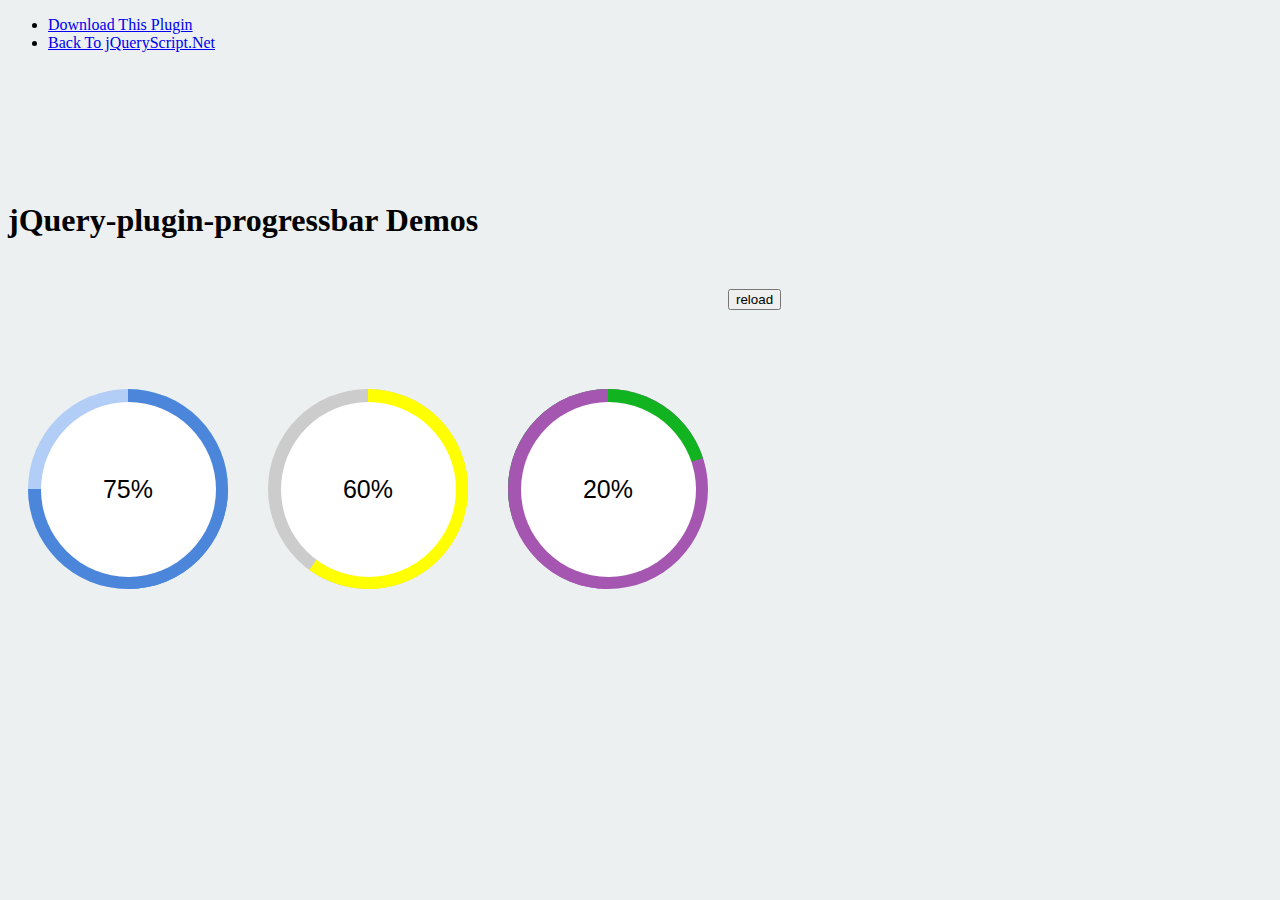
<file: Dynamic-Circular-Progress-Bar-with-jQuery-CSS3/jQuery-plugin-progressbar.html>
<!doctype html>
<html>
<head>
<meta charset="utf-8">
<meta http-equiv="X-UA-Compatible" content="IE=edge,chrome=1">
<meta name="viewport" content="width=device-width, initial-scale=1">
	<title>jQuery-plugin-progressbar Demos</title>
    <link href="http://www.jqueryscript.net/css/jquerysctipttop.css" rel="stylesheet" type="text/css">
	<link rel="stylesheet" href="jQuery-plugin-progressbar.css">
	<script src="http://code.jquery.com/jquery-2.1.4.min.js"></script>
	<script src="jQuery-plugin-progressbar.js"></script>
</head>
<body>
<div id="jquery-script-menu">
<div class="jquery-script-center">
<ul>
<li><a href="http://www.jqueryscript.net/loading/Dynamic-Circular-Progress-Bar-with-jQuery-CSS3.html">Download This Plugin</a></li>
<li><a href="http://www.jqueryscript.net/">Back To jQueryScript.Net</a></li>
</ul>
<div class="jquery-script-ads"><script type="text/javascript"><!--
google_ad_client = "ca-pub-2783044520727903";
/* jQuery_demo */
google_ad_slot = "2780937993";
google_ad_width = 728;
google_ad_height = 90;
//-->
</script>
<script type="text/javascript"
src="http://pagead2.googlesyndication.com/pagead/show_ads.js">
</script></div>
<div class="jquery-script-clear"></div>
</div>
</div>
<h1 style="margin:150px auto 50px auto;">jQuery-plugin-progressbar Demos</h1>
	<div class="progress-bar position"></div>
	<div class="progress-bar position" data-percent="60" data-duration="1000" data-color="#ccc,yellow"></div>
	<div class="progress-bar position" data-percent="20" data-color="#a456b1,#12b321"></div>
	<input type="submit" value="reload">
	<script>
		$(".progress-bar").loading();
		$('input').on('click', function () {
			 $(".progress-bar").loading();
		});
	</script>
    <script type="text/javascript">

  var _gaq = _gaq || [];
  _gaq.push(['_setAccount', 'UA-36251023-1']);
  _gaq.push(['_setDomainName', 'jqueryscript.net']);
  _gaq.push(['_trackPageview']);

  (function() {
    var ga = document.createElement('script'); ga.type = 'text/javascript'; ga.async = true;
    ga.src = ('https:' == document.location.protocol ? 'https://ssl' : 'http://www') + '.google-analytics.com/ga.js';
    var s = document.getElementsByTagName('script')[0]; s.parentNode.insertBefore(ga, s);
  })();

</script>
</body>
</html>
</file>
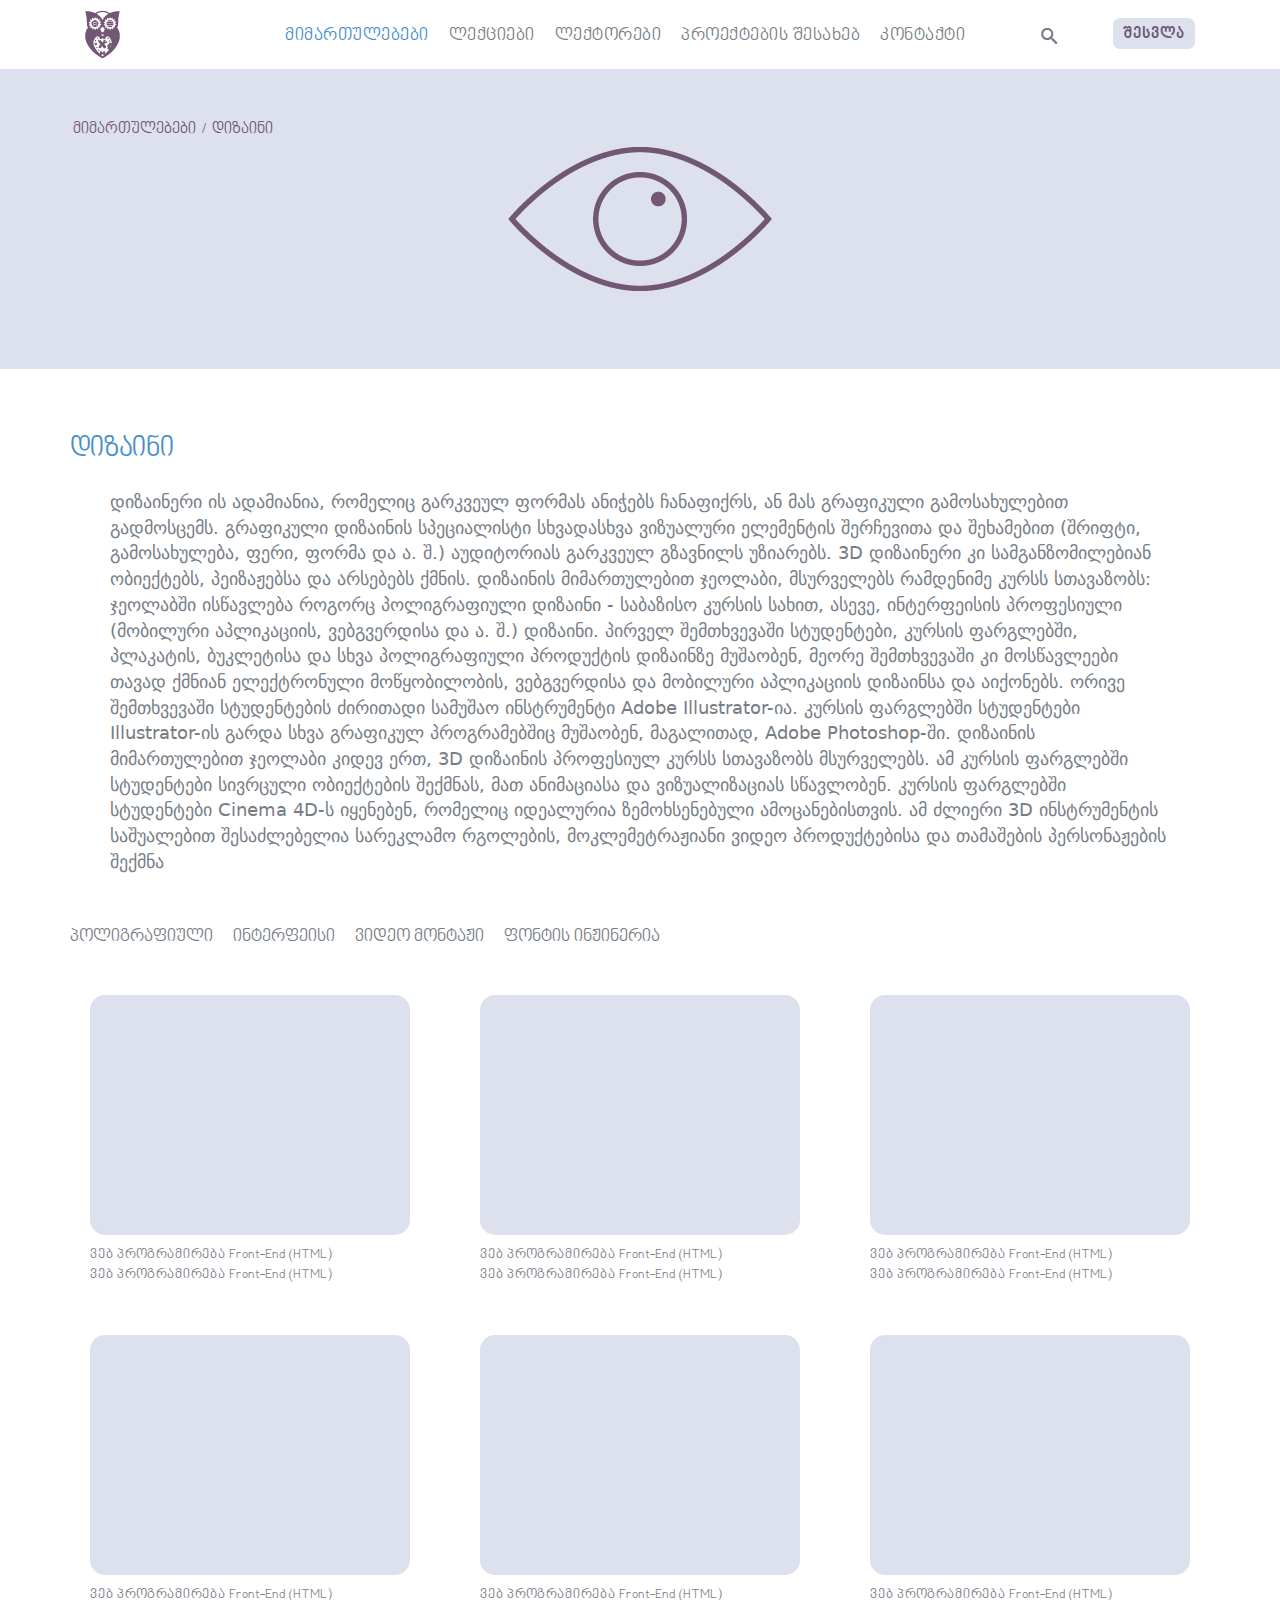
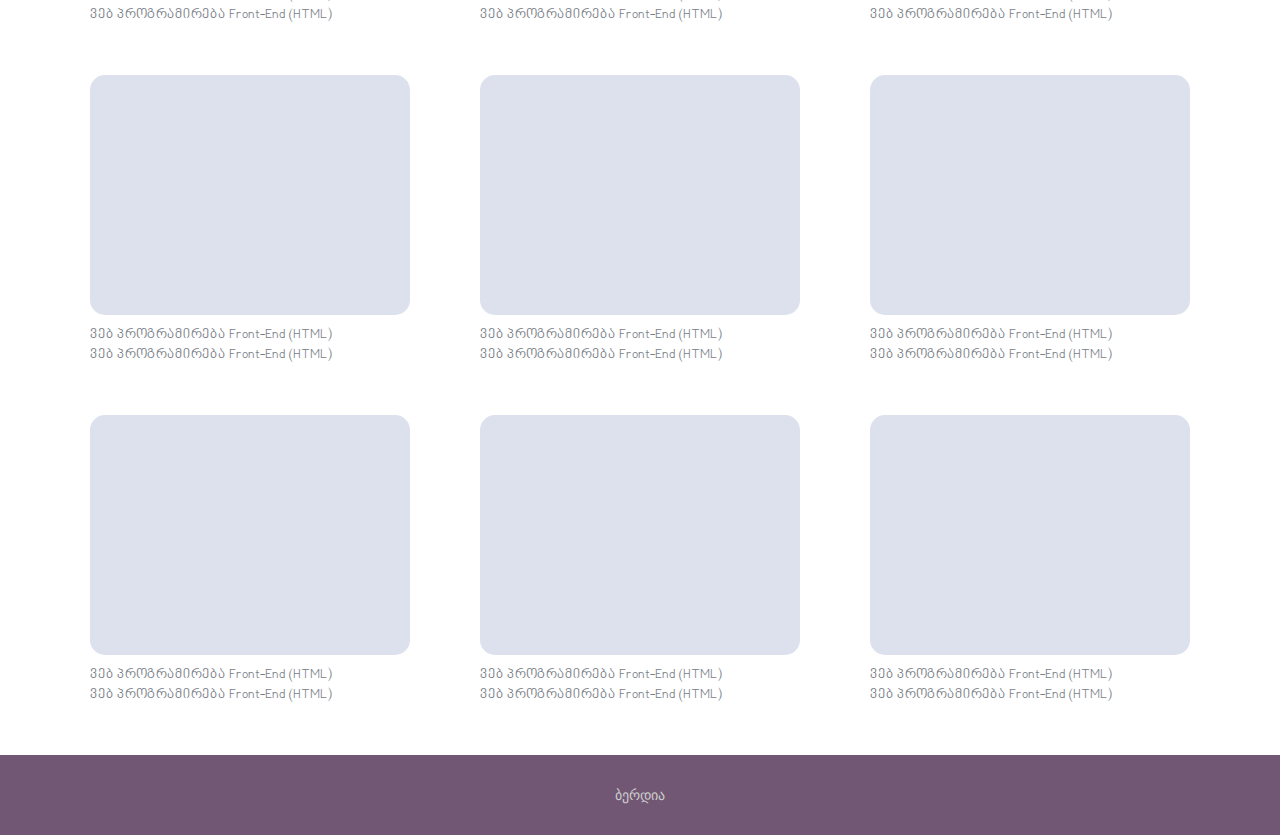
<file: GeoLab_Online/directions.html>
<!DOCTYPE html>
<html>
<head>
	<title>GeoLab Online - Directions</title>
	<meta charset="utf-8">
	<meta name="viewport" content="width=device-width, initial-scale=1">
	<link rel="stylesheet" type="text/css" href="css/reset.css">
	<link rel="stylesheet" type="text/css" href="css/fonts.css">
	<link rel="stylesheet" type="text/css" href="css/bootstrap.min.css">	
	<link rel="stylesheet" type="text/css" href="css/first_page.css">
	<link rel="stylesheet" type="text/css" href="css/registration.css">
	<link rel="stylesheet" type="text/css" href="css/directions.css">
	<link rel="stylesheet" type="text/css" href="css/global.css">
</head>
<body>
<div class="search_bg">
	<div class="search_wrapper clearfix">
		<button class="close_btn"> X </button>
		<div class="container">
			<div class="search_form clearfix">
				<form method="POST" class="search_form_in clearfix">
					<input type="submit" name="search-submit" id="search-submit"  class="search_submit" value="ძებნა">
					<input class="search_area" id="myInput" type="text" placeholder="">
				</form>
				<div class="filter" id="filter_DIV">
					<div class="row">
						<div class="col-md-6">
							<div class="filter_box font-DejaVuSans">
								<ul>
									<li class="font-BPGNinoMtavruli"><a href="#">დიზაინი</a></li>
									<li><a href="#">პოლიგრაფიული დიზაინი</a></li>
									<li><a href="#">ინტერფეისის დიზაინი</a></li>
									<li><a href="#">3D დიზაინი</a></li>
									<li><a href="#">შრიფტის დიზაინის საფუძვლები და 
													ფონტ-ინჟინერია</a></li>
									<li><a href="#">ვიდეო გრაფიკა და მონტაჟი</a></li>
								</ul>
							</div>
						</div>
						<div class="col-md-6">
							<div class="filter_box font-DejaVuSans">
								<ul>
									<li class="font-BPGNinoMtavruli"><a href="#">ვებ პროგრამირება</a></li>
									<li><a href="#">ვებ პროგრამირება Front-End (HTML)</a></li>
									<li><a href="#">ვებ პროგრამირება PHP</a></li>
									<li><a href="#">ვებ პროგრამირება ASP.NET.MVC</a></li>
									<li><a href="#">Wordpres</a></li>
									<li><a href="#">drupal</a></li>
									<li><a href="#">Meanlab</a></li>
								</ul>
							</div>
						</div>
					</div>

						<div class="row">
						<div class="col-md-6">
							<div class="filter_box font-DejaVuSans">
								<ul>
									<li class="font-BPGNinoMtavruli"><a href="#">მობილური პროგრამირება</a></li>
									<li><a href="#">მობილური პროგრამირება IOS</a></li>
									<li><a href="#">მობილური პროგრამირება Android (java)</a></li>
								</ul>
							</div>
						</div>
						<div class="col-md-6">
							<div class="filter_box font-DejaVuSans">
								<ul>
									<li class="font-BPGNinoMtavruli"><a href="#">თამაშების დეველოპმენტი</a></li>
									<li><a href="#">პროგრამირება Unity 3D</a></li>
								</ul>
							</div>
						</div>
					</div>

						<div class="row">
						<div class="col-md-6">
							<div class="filter_box font-DejaVuSans">
								<ul>
									<li class="font-BPGNinoMtavruli"><a href="#">კოდირება</a></li>
									<li><a href="#">პროგრამირება C#</a></li>
									<li><a href="#">პროგრამირება და ლოგიკა</a></li>
								</ul>
							</div>
						</div>
						<div class="col-md-6">
							<div class="filter_box font-DejaVuSans">
								<ul>
									<li class="font-BPGNinoMtavruli"><a href="#">კომუნიკაცია</a></li>
									<li><a href="#">სოციალური მედია მენეჯმენტი</a></li>
									<li><a href="#">Facebook Ads, GoogleAdWords, Google Analytics, SEO</a></li>

								</ul>
							</div>
						</div>
					</div>

				</div>
			</div>
		</div>
	</div>
</div>

<header>
	<div class="container">
		<div class="header_wrapper clearfix">
			<div class="col-md-2">
				<div class="logo">
					<a href="index.html"> <img src="images/logo.png"></a> 
				</div>
			</div>
			<div class="col-md-8">
				<div class="mainmenu font-BPGNinoMtavruli  clearfix">
					<ul>
						<li><a href="#mimartulebebi" class="active"> მიმართულებები </a></li>
						<li><a href="#leqciebi">ლექციები </a></li>
						<li><a href="#teachers">ლექტორები </a></li>
						<li><a href="#about">პროექტების შესახებ </a></li>
						<li><a href="#contact">კონტაქტი </a></li>
					</ul>
				</div>
			</div>
			<div class="col-md-2">
				<div class="search_holder">
					<button class="search_btn">
						<img src="images/search.png">
					</button>
				</div>
				<div class="login font-BPGNinoMtavruli">
					<button class="login_btn"> 
						შესვლა
					</button>
				</div>
			</div>
		</div>
	</div>
</header>

<div class="registration_bg">
	<div class="registration_wrapper clearfix">
		<button class="close_btn"> X </button>
		<div class="registration_box clearfix font-BPGNinoMtavruli">
			<div class="container">
			<div class="row">
			<div class="col-md-4 col-md-offset-4">
				<div class="panel panel-login">
					<div class="panel-heading">
						<div class="row">
							<div class="col-xs-6">
								<a href="#" class="active" id="login-form-link">შესვლა</a>
							</div>
							<div class="col-xs-6">
								<a href="#" id="register-form-link"> რეგისტრაცია</a>
							</div>
						</div>
						<hr>
					</div>
					<div class="panel-body">
						<div class="row">
							<div class="col-lg-12">
								<form id="login-form" action="http://phpoll.com/login/process" method="post" role="form" style="display: block;">

									<div class="facebook_login">
										<span class="fb_login_intro"> შესვლა ფეისბუკით</span>
										<a href="#" class="btn btn-primary fb_color">Facebook</a>
									</div>

									<div class="form-group">
										<input type="email" name="email" id="email" tabindex="1" class="form-control" placeholder="იმეილი" value="">
									</div>
									<div class="form-group">
										<input type="password" name="password" id="password" tabindex="2" class="form-control" placeholder="პაროლი">
									</div>
									<div class="form-group text-center">
										<input type="checkbox" tabindex="3" class="" name="remember" id="remember">
										<label for="remember" class="remember"> დამახსოვრება</label>
									</div>

									

									<div class="form-group">
										<div class="row">
											<div class="col-sm-4 col-sm-offset-4">
												<input type="submit" name="login-submit" id="login-submit" tabindex="4" class="form-control btn btn-login" value="შესვლა">
											</div>
										</div>
									</div>							
								</form>
								<form id="register-form" action="http://phpoll.com/register/process" method="post" role="form" style="display: none;">
									<div class="form-group">
										<input type="text" name="name" id="name" tabindex="1" class="form-control" placeholder="სახელი" value="">
									</div>
									<div class="form-group">
										<input type="text" name="lastname" id="lastname" tabindex="1" class="form-control" placeholder="გვარი" value="">
									</div>

									<div class="form-group">
										<input type="email" name="email" id="email" tabindex="1" class="form-control" placeholder="იმეილი" value="">
									</div>
									<div class="form-group">
										<input type="password" name="password" id="password" tabindex="2" class="form-control" placeholder="პაროლი">
									</div>
									<div class="form-group">
										<input type="password" name="confirm-password" id="confirm-password" tabindex="2" class="form-control" placeholder="გაიმეორეთ პაროლი">
									</div>
									<div class="form-group">
										<div class="row">
											<div class="col-sm-6 col-sm-offset-3">
												<input type="submit" name="register-submit" id="register-submit" tabindex="4" class="form-control btn btn-register" value="დადასტურება">
											</div>
										</div>
									</div>
								</form>	
							</div>
						</div>
					</div>
					
				</div>
			</div>
		</div>
	</div>

		</div>
	</div>
</div>

<!-- Directions Page Start-->
<div class="direction_cover design_cover">
	<div class="direction_addres font-BPGNinoMtavruli">
		<div class="container">
			<a href="directions.html"> მიმართულებები </a> / <a href="directions.html/#design"> დიზაინი </a>
		</div>
	</div>
</div>
<div class="direction_description"> 
	<div class="container">
		<span class="block_title font-BPGNinoMtavruli"> დიზაინი </span>
		<div class="direction_intro font-DejaVuSans"> 
			დიზაინერი ის ადამიანია, რომელიც გარკვეულ ფორმას ანიჭებს ჩანაფიქრს, ან მას გრაფიკული გამოსახულებით გადმოსცემს. გრაფიკული დიზაინის სპეციალისტი სხვადასხვა ვიზუალური ელემენტის შერჩევითა და შეხამებით (შრიფტი, გამოსახულება, ფერი, ფორმა და ა. შ.) აუდიტორიას გარკვეულ გზავნილს უზიარებს. 3D დიზაინერი კი სამგანზომილებიან ობიექტებს, პეიზაჟებსა და არსებებს ქმნის. დიზაინის მიმართულებით ჯეოლაბი, მსურველებს რამდენიმე კურსს სთავაზობს:

			ჯეოლაბში ისწავლება როგორც პოლიგრაფიული დიზაინი - საბაზისო კურსის სახით, ასევე, ინტერფეისის პროფესიული (მობილური აპლიკაციის, ვებგვერდისა და ა. შ.) დიზაინი. პირველ შემთხვევაში სტუდენტები, კურსის ფარგლებში, პლაკატის, ბუკლეტისა და სხვა პოლიგრაფიული პროდუქტის დიზაინზე მუშაობენ, მეორე შემთხვევაში კი მოსწავლეები თავად ქმნიან ელექტრონული მოწყობილობის, ვებგვერდისა და მობილური აპლიკაციის დიზაინსა და აიქონებს. ორივე შემთხვევაში სტუდენტების ძირითადი სამუშაო ინსტრუმენტი Adobe Illustrator-ია. კურსის ფარგლებში სტუდენტები Illustrator-ის გარდა სხვა გრაფიკულ პროგრამებშიც მუშაობენ, მაგალითად, Adobe Photoshop-ში.

			დიზაინის მიმართულებით ჯეოლაბი კიდევ ერთ, 3D დიზაინის პროფესიულ კურსს სთავაზობს მსურველებს. ამ კურსის ფარგლებში სტუდენტები სივრცული ობიექტების შექმნას, მათ ანიმაციასა და ვიზუალიზაციას სწავლობენ. კურსის ფარგლებში სტუდენტები Cinema 4D-ს იყენებენ, რომელიც იდეალურია ზემოხსენებული ამოცანებისთვის. ამ ძლიერი 3D ინსტრუმენტის საშუალებით შესაძლებელია სარეკლამო რგოლების, მოკლემეტრაჟიანი ვიდეო პროდუქტებისა და თამაშების პერსონაჟების შექმნა
		</div>
	</div>
</div>
<div class="directions_menu">
	<div class="container">
		<ul class="font-BPGNinoMtavruli">
			<li><a href="#"> პოლიგრაფიული </a></li>
			<li><a href="#"> ინტერფეისი </a></li>
			<li><a href="#"> ვიდეო მონტაჟი </a></li>
			<li><a href="#">  ფონტის ინჟინერია</a></li>
		</ul> 
	</div>
</div>
	<div class="direction_leqciebi" id="direction_leqciebi">
		 <div class="container">
		 
		 <div class="block_body font-BPGNinoMtavruli">
		 	<div class="row">
		 		<div class="col-md-4">
		 			<div class="lesson_box">
			 			<div class="lesson_box_in"> </div>
			 			<div class="lesson_desc"> 
			 				<div class="lesson_title">
			 					<a href=""> ვებ პროგრამირება Front-End (HTML) </a>
			 				</div>
			 				<div class="lesson_intro">
			 					ვებ პროგრამირება Front-End (HTML)
			 				</div>
			 			</div>
			 			
			 		</div>
		 		</div>
		 		<div class="col-md-4">
		 			<div class="lesson_box">
			 			<div class="lesson_box_in"> </div>
			 			<div class="lesson_desc"> 
			 					<div class="lesson_title">
			 					<a href=""> ვებ პროგრამირება Front-End (HTML) </a>
			 				</div>
			 				<div class="lesson_intro">
			 					ვებ პროგრამირება Front-End (HTML)
			 				</div>
			 			</div>
			 			
			 		</div>
		 		</div>
		 		<div class="col-md-4">
		 			<div class="lesson_box">
			 			<div class="lesson_box_in"> </div>
			 			<div class="lesson_desc"> 
			 					<div class="lesson_title">
			 					<a href=""> ვებ პროგრამირება Front-End (HTML) </a>
			 				</div>
			 				<div class="lesson_intro">
			 					ვებ პროგრამირება Front-End (HTML)
			 				</div>
			 			</div>
			 			
			 		</div>
		 		</div>
		 	</div>
		 	<div class="row">
		 		<div class="col-md-4">
		 			<div class="lesson_box">
			 			<div class="lesson_box_in"> </div>
			 			<div class="lesson_desc"> 
			 					<div class="lesson_title">
			 					<a href=""> ვებ პროგრამირება Front-End (HTML) </a>
			 				</div>
			 				<div class="lesson_intro">
			 					ვებ პროგრამირება Front-End (HTML)
			 				</div>
			 			</div>
			 			
			 		</div>
		 		</div>
		 		<div class="col-md-4">
		 			<div class="lesson_box">
			 			<div class="lesson_box_in"> </div>
			 			<div class="lesson_desc"> 
			 					<div class="lesson_title">
			 					<a href=""> ვებ პროგრამირება Front-End (HTML) </a>
			 				</div>
			 				<div class="lesson_intro">
			 					ვებ პროგრამირება Front-End (HTML)
			 				</div>
			 			</div>
			 			
			 		</div>
		 		</div>
		 		<div class="col-md-4">
		 			<div class="lesson_box">
			 			<div class="lesson_box_in"> </div>
			 			<div class="lesson_desc"> 
			 					<div class="lesson_title">
			 					<a href=""> ვებ პროგრამირება Front-End (HTML) </a>
			 				</div>
			 				<div class="lesson_intro">
			 					ვებ პროგრამირება Front-End (HTML)
			 				</div>
			 			</div>
			 			
			 		</div>
		 		</div>
		 	</div>
		 			 	<div class="row">
		 		<div class="col-md-4">
		 			<div class="lesson_box">
			 			<div class="lesson_box_in"> </div>
			 			<div class="lesson_desc"> 
			 					<div class="lesson_title">
			 					<a href=""> ვებ პროგრამირება Front-End (HTML) </a>
			 				</div>
			 				<div class="lesson_intro">
			 					ვებ პროგრამირება Front-End (HTML)
			 				</div>
			 			</div>
			 			
			 		</div>
		 		</div>
		 		<div class="col-md-4">
		 			<div class="lesson_box">
			 			<div class="lesson_box_in"> </div>
			 			<div class="lesson_desc"> 
			 					<div class="lesson_title">
			 					<a href=""> ვებ პროგრამირება Front-End (HTML) </a>
			 				</div>
			 				<div class="lesson_intro">
			 					ვებ პროგრამირება Front-End (HTML)
			 				</div>
			 			</div>
			 			
			 		</div>
		 		</div>
		 		<div class="col-md-4">
		 			<div class="lesson_box">
			 			<div class="lesson_box_in"> </div>
			 			<div class="lesson_desc"> 
			 					<div class="lesson_title">
			 					<a href=""> ვებ პროგრამირება Front-End (HTML) </a>
			 				</div>
			 				<div class="lesson_intro">
			 					ვებ პროგრამირება Front-End (HTML)
			 				</div>
			 			</div>
			 			
			 		</div>
		 		</div>
		 	</div>
		 			 	<div class="row">
		 		<div class="col-md-4">
		 			<div class="lesson_box">
			 			<div class="lesson_box_in"> </div>
			 			<div class="lesson_desc"> 
			 					<div class="lesson_title">
			 					<a href=""> ვებ პროგრამირება Front-End (HTML) </a>
			 				</div>
			 				<div class="lesson_intro">
			 					ვებ პროგრამირება Front-End (HTML)
			 				</div>
			 			</div>
			 			
			 		</div>
		 		</div>
		 		<div class="col-md-4">
		 			<div class="lesson_box">
			 			<div class="lesson_box_in"> </div>
			 			<div class="lesson_desc"> 
			 					<div class="lesson_title">
			 					<a href=""> ვებ პროგრამირება Front-End (HTML) </a>
			 				</div>
			 				<div class="lesson_intro">
			 					ვებ პროგრამირება Front-End (HTML)
			 				</div>
			 			</div>
			 			
			 		</div>
		 		</div>
		 		<div class="col-md-4">
		 			<div class="lesson_box">
			 			<div class="lesson_box_in"> </div>
			 			<div class="lesson_desc"> 
			 					<div class="lesson_title">
			 					<a href=""> ვებ პროგრამირება Front-End (HTML) </a>
			 					</div>
			 				<div class="lesson_intro">
			 					ვებ პროგრამირება Front-End (HTML)
			 				</div>
			 			</div>
			 			
			 		</div>
		 		</div>
		 	</div>
		 </div>
		 </div>
	</div>
<!-- Directions Page End-->
<footer>
	<div class="developers font-DejaVuSans">
		ბერდია
	</div>
</footer>

<script type="text/javascript" src="js/jquery.min.js"></script>
<script type="text/javascript" src="js/bootstrap.min.js"></script>
<script type="text/javascript" src="js/app.js"></script>
</body>
</html>
</file>
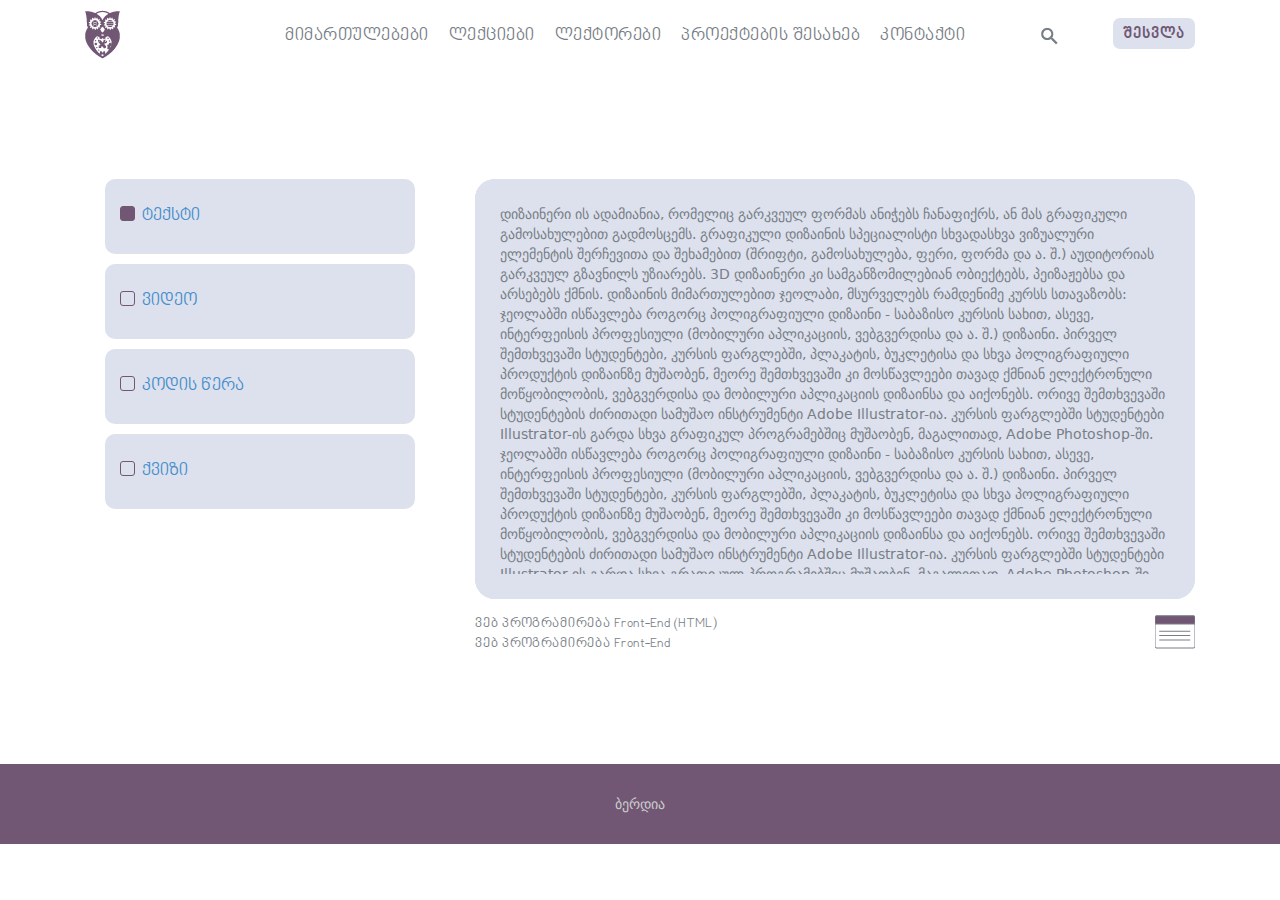
<file: GeoLab_Online/lecture_inner.html>
<!DOCTYPE html>
<html>
<head>
	<title>GeoLab Online</title>
	<meta charset="utf-8">
	<meta name="viewport" content="width=device-width, initial-scale=1">
	<meta http-equiv="content-type" content="text/html; charset=utf-8"/>
	<link rel="shortcut icon" type="image/png" href="favicon.ico"/>
	<link rel="stylesheet" type="text/css" href="css/reset.css">
	<link rel="stylesheet" type="text/css" href="css/fonts.css">
	<link rel="stylesheet" type="text/css" href="css/circle.css">
	<link rel="stylesheet" type="text/css" href="css/bootstrap.min.css">
	<link rel="stylesheet" type="text/css" href="css/first_page.css">
	<link rel="stylesheet" type="text/css" href="css/registration.css">
	<link rel="stylesheet" type="text/css" href="css/directions.css">
	<link rel="stylesheet" type="text/css" href="css/lesson_inner.css">
	<link rel="stylesheet" type="text/css" href="css/user_lessons.css">
	<link rel="stylesheet" type="text/css" href="css/lecture_inner.css">
	<link rel="stylesheet" type="text/css" href="css/note_editor.css">
	<link href="https://cdn.quilljs.com/1.3.6/quill.snow.css" rel="stylesheet"> 
	<link rel="stylesheet" type="text/css" href="css/global.css"> 
	<script src="https://cdn.quilljs.com/1.3.6/quill.min.js"></script>

</head>
<body class="lecture_inner_page">
	<div class="search_bg">
		<div class="search_wrapper clearfix">
			<button class="close_btn"> X </button>
			<div class="container">
				<div class="search_form clearfix">
					<form method="POST" class="search_form_in clearfix">
						<input type="submit" name="search-submit" id="search-submit"  class="search_submit" value="ძებნა">
						<input class="search_area" id="myInput" type="text" placeholder="">
					</form>
					<div class="filter" id="filter_DIV">
						<div class="row">
							<div class="col-md-6">
								<div class="filter_box font-DejaVuSans">
									<ul>
										<li class="font-BPGNinoMtavruli">
											<label>
												<input type="checkbox"> დიზაინი
												<span class="checkmark_2"></span> 
											</label>
										</li>
										<li>
											<label>
												<input type="checkbox"> პოლიგრაფიული დიზაინი
												<span class="checkmark_2"></span> 
											</label>
										</li>
										<li>
											<label>
												<input type="checkbox"> ინტერფეისის დიზაინი
												<span class="checkmark_2"></span> 
											</label>
										</li>
										<li>
											<label>
												<input type="checkbox"> 3D დიზაინი
												<span class="checkmark_2"></span> 
											</label>
										</li>
										<li>
											<label>
												<input type="checkbox"> შრიფტის დიზაინის საფუძვლები და 
												ფონტ-ინჟინერია
												<span class="checkmark_2"></span> 
											</label>
										</li>
										<li>
											<label>
												<input type="checkbox"> ვიდეო გრაფიკა და მონტაჟი
												<span class="checkmark_2"></span> 
											</label>
										</li>
									</ul>
								</div>
							</div>
							<div class="col-md-6">
								<div class="filter_box font-DejaVuSans">
									<ul>
										<li class="font-BPGNinoMtavruli">
											<label>
												<input type="checkbox"> ვებ პროგრამირება
												<span class="checkmark_2"></span> 
											</label>
										</li>
										<li>
											<label>
												<input type="checkbox"> ვებ პროგრამირება Front-End (HTML)
												<span class="checkmark_2"></span> 
											</label>
										</li>
										<li>
											<label>
												<input type="checkbox"> ვებ პროგრამირება PHP
												<span class="checkmark_2"></span> 
											</label>
										</li>
										<li>
											<label>
												<input type="checkbox"> ვებ პროგრამირება ASP.NET.MVC
												<span class="checkmark_2"></span> 
											</label>
										</li>
										<li>
											<label>
												<input type="checkbox"> Wordpres
												<span class="checkmark_2"></span> 
											</label>
										</li>
										<li>
											<label>
												<input type="checkbox"> Drupal
												<span class="checkmark_2"></span> 
											</label>
										</li>
										<li>
											<label>
												<input type="checkbox"> Meanlab
												<span class="checkmark_2"></span> 
											</label>
										</li>
									</ul>
								</div>
							</div>
						</div>

						<div class="row">
							<div class="col-md-6">
								<div class="filter_box font-DejaVuSans">
									<ul>
										<li class="font-BPGNinoMtavruli">
											<label>
												<input type="checkbox"> მობილური პროგრამირება
												<span class="checkmark_2"></span> 
											</label>
										</li>
										<li>
											<label>
												<input type="checkbox"> მობილური პროგრამირება IOS
												<span class="checkmark_2"></span> 
											</label>
										</li>
										<li>
											<label>
												<input type="checkbox"> მობილური პროგრამირება Android (java)
												<span class="checkmark_2"></span> 
											</label>
										</li>
									</ul>
								</div>
							</div>
							<div class="col-md-6">
								<div class="filter_box font-DejaVuSans">
									<ul>
										<li class="font-BPGNinoMtavruli">
											<label>
												<input type="checkbox"> თამაშების დეველოპმენტი
												<span class="checkmark_2"></span> 
											</label>
										</li>
										<li>
											<label>
												<input type="checkbox"> პროგრამირება Unity 3D
												<span class="checkmark_2"></span> 
											</label>
										</li>
									</ul>
								</div>
							</div>
						</div>

						<div class="row">
							<div class="col-md-6">
								<div class="filter_box font-DejaVuSans">
									<ul>
										<li class="font-BPGNinoMtavruli">
											<label>
												<input type="checkbox"> კოდირება
												<span class="checkmark_2"></span> 
											</label>
										</li>
										<li>
											<label>
												<input type="checkbox"> პროგრამირება C#
												<span class="checkmark_2"></span> 
											</label>
										</li>
										<li>
											<label>
												<input type="checkbox"> პროგრამირება და ლოგიკა
												<span class="checkmark_2"></span> 
											</label>
										</li>
									</ul>
								</div>
							</div>
							<div class="col-md-6">
								<div class="filter_box font-DejaVuSans">
									<ul>
										<li class="font-BPGNinoMtavruli">
											<label>
												<input type="checkbox"> კომუნიკაცია
												<span class="checkmark_2"></span> 
											</label>
										</li>
										<li>
											<label>
												<input type="checkbox"> სოციალური მედია მენეჯმენტი
												<span class="checkmark_2"></span> 
											</label>
										</li>
										<li>
											<label>
												<input type="checkbox"> Facebook Ads, GoogleAdWords, Google Analytics, SEO
												<span class="checkmark_2"></span> 
											</label>
										</li>
									</ul>

								</div>
							</div>
						</div>

					</div>
				</div>
			</div>
		</div>
	</div>



	<header>
		<div class="container">
			<div class="header_wrapper clearfix">
				<div class="col-md-2">
					<div class="logo">
						<a href="index.html"> <img src="images/logo.png"></a> 
					</div>
				</div>
				<div class="col-md-8">
					<div class="mainmenu font-BPGNinoMtavruli  clearfix">
						<ul>
							<li><a href="directions.html">მიმართულებები </a></li>
							<li><a href="lectures.html">ლექციები </a></li>
							<li><a href="#teachers">ლექტორები </a></li>
							<li><a href="#about">პროექტების შესახებ </a></li>
							<li><a href="#contact">კონტაქტი </a></li>
						</ul>
					</div>
				</div>
				<div class="col-md-2">
					<div class="search_holder">
						<button class="search_btn">
							<img src="images/search.png">
						</button>
					</div>
					<div class="login font-BPGNinoMtavruli">
						<button class="login_btn"> 
							შესვლა
						</button>
					</div>
				</div>
			</div>
		</div>
	</header>

	<div class="registration_bg">
		<div class="registration_wrapper clearfix">
			<button class="close_btn"> X </button>
			<div class="registration_box clearfix font-BPGNinoMtavruli">
				<div class="container">
					<div class="row">
						<div class="col-md-4 col-md-offset-4">
							<div class="panel panel-login">
								<div class="panel-heading">
									<div class="row">
										<div class="col-xs-6">
											<a href="#" class="active" id="login-form-link">შესვლა</a>
										</div>
										<div class="col-xs-6">
											<a href="#" id="register-form-link"> რეგისტრაცია</a>
										</div>
									</div>
									<hr>
								</div>
								<div class="panel-body">
									<div class="row">
										<div class="col-lg-12">
											<form id="login-form" action="http://phpoll.com/login/process" method="post" role="form" style="display: block;">

												<div class="facebook_login">
													<span class="fb_login_intro"> შესვლა ფეისბუკით</span>
													<a href="#" class="btn btn-primary fb_color">Facebook</a>
												</div>

												<div class="form-group">
													<input type="email" name="email" id="email" tabindex="1" class="form-control" placeholder="იმეილი" value="">
												</div>
												<div class="form-group">
													<input type="password" name="password" id="password" tabindex="2" class="form-control" placeholder="პაროლი">
												</div>
												<div class="form-group text-center">
													<input type="checkbox" tabindex="3" class="" name="remember" id="remember">
													<label for="remember" class="remember"> დამახსოვრება</label>
												</div>



												<div class="form-group">
													<div class="row">
														<div class="col-sm-4 col-sm-offset-4">
															<input type="submit" name="login-submit" id="login-submit" tabindex="4" class="form-control btn btn-login" value="შესვლა">
														</div>
													</div>
												</div>							
											</form>
											<form id="register-form" action="http://phpoll.com/register/process" method="post" role="form" style="display: none;">
												<div class="form-group">
													<input type="text" name="name" id="name" tabindex="1" class="form-control" placeholder="სახელი" value="">
												</div>
												<div class="form-group">
													<input type="text" name="lastname" id="lastname" tabindex="1" class="form-control" placeholder="გვარი" value="">
												</div>

												<div class="form-group">
													<input type="email" name="email" id="email" tabindex="1" class="form-control" placeholder="იმეილი" value="">
												</div>
												<div class="form-group">
													<input type="password" name="password" id="password" tabindex="2" class="form-control" placeholder="პაროლი">
												</div>
												<div class="form-group">
													<input type="password" name="confirm-password" id="confirm-password" tabindex="2" class="form-control" placeholder="გაიმეორეთ პაროლი">
												</div>
												<div class="form-group">
													<div class="row">
														<div class="col-sm-6 col-sm-offset-3">
															<input type="submit" name="register-submit" id="register-submit" tabindex="4" class="form-control btn btn-register" value="დადასტურება">
														</div>
													</div>
												</div>
											</form>	
										</div>
									</div>
								</div>

							</div>
						</div>
					</div>
				</div>

			</div>
		</div>
	</div>


	<!-- lecture_inner_page start -->
	<section class="lecture_inner_wrapper">
		<div class="container">
			<div class="col-md-4 font-BPGNinoMtavruli">
				<ul class="lecture_menu">
					<li class="item_text">
						<label>
							<span class="checkmark_3"></span> 
							<input type="checkbox"> ტექსტი 
						</label>
					</li>
					<li class="item_video">
						<label>
							<span class="checkmark_3"></span> 
							<input type="checkbox"> ვიდეო 
						</label>
					</li>
					<li class="item_code"> 
						<label>
							<span class="checkmark_3"></span> 
							<input type="checkbox"> კოდის წერა
						</label>
					</li>
					<li class="item_quiz"> 
						<label>
							<span class="checkmark_3"></span> 
							<input type="checkbox"> ქვიზი 
						</label>
					</li>
				</ul>
			</div>
			<div class="col-md-8">
				<div class="lecture_item lecture_content_1">
					<div class="lecture_text_box font-DejaVuSans">
						<p> დიზაინერი ის ადამიანია, რომელიც გარკვეულ ფორმას ანიჭებს ჩანაფიქრს, ან მას გრაფიკული გამოსახულებით გადმოსცემს. გრაფიკული დიზაინის სპეციალისტი სხვადასხვა ვიზუალური ელემენტის შერჩევითა და შეხამებით (შრიფტი, გამოსახულება, ფერი, ფორმა და ა. შ.) აუდიტორიას გარკვეულ გზავნილს უზიარებს. 3D დიზაინერი კი სამგანზომილებიან ობიექტებს, პეიზაჟებსა და არსებებს ქმნის. დიზაინის მიმართულებით ჯეოლაბი, მსურველებს რამდენიმე კურსს სთავაზობს:

							ჯეოლაბში ისწავლება როგორც პოლიგრაფიული დიზაინი - საბაზისო კურსის სახით, ასევე, ინტერფეისის პროფესიული (მობილური აპლიკაციის, ვებგვერდისა და ა. შ.) დიზაინი. პირველ შემთხვევაში სტუდენტები, კურსის ფარგლებში, პლაკატის, ბუკლეტისა და სხვა პოლიგრაფიული პროდუქტის დიზაინზე მუშაობენ, მეორე შემთხვევაში კი მოსწავლეები თავად ქმნიან ელექტრონული მოწყობილობის, ვებგვერდისა და მობილური აპლიკაციის დიზაინსა და აიქონებს. ორივე შემთხვევაში სტუდენტების ძირითადი სამუშაო ინსტრუმენტი Adobe Illustrator-ია. კურსის ფარგლებში სტუდენტები Illustrator-ის გარდა სხვა გრაფიკულ პროგრამებშიც მუშაობენ, მაგალითად, Adobe Photoshop-ში.
							ჯეოლაბში ისწავლება როგორც პოლიგრაფიული დიზაინი - საბაზისო კურსის სახით, ასევე, ინტერფეისის პროფესიული (მობილური აპლიკაციის, ვებგვერდისა და ა. შ.) დიზაინი. პირველ შემთხვევაში სტუდენტები, კურსის ფარგლებში, პლაკატის, ბუკლეტისა და სხვა პოლიგრაფიული პროდუქტის დიზაინზე მუშაობენ, მეორე შემთხვევაში კი მოსწავლეები თავად ქმნიან ელექტრონული მოწყობილობის, ვებგვერდისა და მობილური აპლიკაციის დიზაინსა და აიქონებს. ორივე შემთხვევაში სტუდენტების ძირითადი სამუშაო ინსტრუმენტი Adobe Illustrator-ია. კურსის ფარგლებში სტუდენტები Illustrator-ის გარდა სხვა გრაფიკულ პროგრამებშიც მუშაობენ, მაგალითად, Adobe Photoshop-ში.
							ჯეოლაბში ისწავლება როგორც პოლიგრაფიული დიზაინი - საბაზისო კურსის სახით, ასევე, ინტერფეისის პროფესიული (მობილური აპლიკაციის, ვებგვერდისა და ა. შ.) დიზაინი. პირველ შემთხვევაში სტუდენტები, კურსის ფარგლებში, პლაკატის, ბუკლეტისა და სხვა პოლიგრაფიული პროდუქტის დიზაინზე მუშაობენ, მეორე შემთხვევაში კი მოსწავლეები თავად ქმნიან ელექტრონული მოწყობილობის, ვებგვერდისა და მობილური აპლიკაციის დიზაინსა და აიქონებს. ორივე შემთხვევაში სტუდენტების ძირითადი სამუშაო ინსტრუმენტი Adobe Illustrator-ია. კურსის ფარგლებში სტუდენტები Illustrator-ის გარდა სხვა გრაფიკულ პროგრამებშიც მუშაობენ, მაგალითად, Adobe Photoshop-ში.
						შექმნა. </p>


					</div>
					<div class="lecture_desc clearfix">
						<div class="note_icon"><a href="#notepad">  </a></div>
						<div class="lecture_title"><a href="#"> ვებ პროგრამირება Front-End (HTML) </a></div>
						<div class="lecture_intro"> ვებ პროგრამირება Front-End </div>	

						<div class="note">

							<div class="editor"> 232323</div>
							

						</div>
					</div>
				</div>
				<div class="lecture_item lecture_content_2">
					<div class="lecture_video_box font-DejaVuSans">
						<iframe width="100%" height="420px" src="https://www.youtube.com/embed/Bey4XXJAqS8?rel=0&amp;showinfo=0" frameborder="0" allow="autoplay; encrypted-media" allowfullscreen></iframe>
					</div>
					<div class="lecture_desc clearfix">
						<div class="note_icon"><a href="#notepad">  </a></div>
						<div class="lecture_title"><a href="#"> ვებ პროგრამირება Front-End (HTML) </a></div>
						<div class="lecture_intro"> ვებ პროგრამირება Front-End </div>	

						<div class="note"> 

							<div class="editor"> rarwarwa </div>

						</div>
					</div>
				</div>

				<div class="lecture_item lecture_content_4">

					<!-- Lecture Quiz Box - TEST -->
					<div class="lecture_quiz_box ">
						<div class="quiz_counter"> 0 / 10 </div>
						<div class="quiz_question"> ვინ შექმნა ინტერნეტი? </div>

						<form>
							<label class="quiz_answer"> 
								<input type="radio"  name="radio">
								<span>ჯონ მოუჩიმ</span>
								<span class="checkmark_quiz"></span>
								
							</label>
							<label class="quiz_answer"> 
								<input type="radio"  name="radio">
								<span>ტიმ ბერნეს-ლიმ </span>
								<span class="checkmark_quiz"></span>
								
							</label>
							<label class="quiz_answer">
								<input type="radio"  name="radio">
								<span> მარტინ კუპერმა </span>
								<span class="checkmark_quiz"></span>
							</label>

							<div class="quiz_buttons">
								<button class="quiz_button"> უკან </button>
								<button class="quiz_button"> წინ </button>
							</div>

						</form>
						
					</div>

					<!-- Quiz Result Box - TEST -->
					<div class="quiz_result_box">
						<div class="quiz_result_box_inner">
							<div class="correct_answer"><span class="green_result"> 3 </span> სწორი პასუხი</div>
							<div class="wrong_answer"><span class="red_result"> 7 </span>  არასწორი პასუხი</div>
						</div>
						<div class="quiz_buttons">
							<button class="quiz_button"> უკან </button>
							<button class="quiz_button"> წინ </button>
						</div>
					</div>
					<!-- Quiz Result Box - Last -->
					<div class="quiz_result_box_2">
						<div class="quiz_result_box_2_inner">
							<div class="result_wrapper">
								<div class="quiz_question"><span> </span> ვინ შექმნა ინტერნეტი? </div>
								<div class="quiz_answer"> <span> </span>ჯონ მოუჩიმ </div> 
								<div class="quiz_answer green"><span> </span> ტიმ ბერნეს-ლიმ  </div> 
								<div class="quiz_answer red"><span> </span> მარტინ კუპერმა </div> 
							</div>
							<div class="result_wrapper">
								<div class="quiz_question"><span> </span> ვინ შექმნა ინტერნეტი? </div>
								<div class="quiz_answer"> <span> </span>ჯონ მოუჩიმ </div> 
								<div class="quiz_answer green"><span> </span> ტიმ ბერნეს-ლიმ  </div> 
								<div class="quiz_answer red"><span> </span> მარტინ კუპერმა </div> 

							</div>
							<div class="result_wrapper">
								<div class="quiz_question"><span> </span> ვინ შექმნა ინტერნეტი? </div>
								<div class="quiz_answer"> <span> </span>ჯონ მოუჩიმ </div> 
								<div class="quiz_answer green"><span> </span> ტიმ ბერნეს-ლიმ  </div> 
								<div class="quiz_answer red"><span> </span> მარტინ კუპერმა </div> 

							</div>
							<div class="result_wrapper">
								<div class="quiz_question"><span> </span> ვინ შექმნა ინტერნეტი? </div>
								<div class="quiz_answer"> <span> </span>ჯონ მოუჩიმ </div> 
								<div class="quiz_answer "><span> </span> ტიმ ბერნეს-ლიმ  </div> 
								<div class="quiz_answer"><span> </span> მარტინ კუპერმა </div> 

							</div>
							<div class="result_wrapper">
								<div class="quiz_question"><span> </span> ვინ შექმნა ინტერნეტი? </div>
								<div class="quiz_answer"> <span> </span>ჯონ მოუჩიმ </div> 
								<div class="quiz_answer "><span> </span> ტიმ ბერნეს-ლიმ  </div> 
								<div class="quiz_answer "><span> </span> მარტინ კუპერმა </div> 

							</div>
							<div class="result_wrapper">
								<div class="quiz_question"><span> </span> ვინ შექმნა ინტერნეტი? </div>
								<div class="quiz_answer"> <span> </span>ჯონ მოუჩიმ </div> 
								<div class="quiz_answer green"><span> </span> ტიმ ბერნეს-ლიმ  </div> 
								<div class="quiz_answer "><span> </span> მარტინ კუპერმა </div> 

							</div>
							<div class="result_wrapper">
								<div class="quiz_question"><span> </span> ვინ შექმნა ინტერნეტი? </div>
								<div class="quiz_answer"> <span> </span>ჯონ მოუჩიმ </div> 
								<div class="quiz_answer "><span> </span> ტიმ ბერნეს-ლიმ  </div> 
								<div class="quiz_answer "><span> </span> მარტინ კუპერმა </div> 

							</div>
							<div class="result_wrapper">
								<div class="quiz_question"><span> </span> ვინ შექმნა ინტერნეტი? </div>
								<div class="quiz_answer"> <span> </span>ჯონ მოუჩიმ </div> 
								<div class="quiz_answer "><span> </span> ტიმ ბერნეს-ლიმ  </div> 
								<div class="quiz_answer "><span> </span> მარტინ კუპერმა </div> 

							</div>
							<div class="result_wrapper">
								<div class="quiz_question"><span> </span> ვინ შექმნა ინტერნეტი? </div>
								<div class="quiz_answer"> <span> </span>ჯონ მოუჩიმ </div> 
								<div class="quiz_answer "><span> </span> ტიმ ბერნეს-ლიმ  </div> 
								<div class="quiz_answer "><span> </span> მარტინ კუპერმა </div> 

							</div>
						</div>
						<div class="quiz_counter"> <span class="green_result"> 3 </span> / 10 </div>
					</div>

					<div class="lecture_desc clearfix">
						<div class="note_icon"><a href="#notepad">  </a></div>
						<div class="lecture_title"><a href="#"> ვებ პროგრამირება Front-End (HTML) </a></div>
						<div class="lecture_intro"> ვებ პროგრამირება Front-End </div>	

						<div class="note"> 
							<div class="editor"> noted text  </div>
						</div>
					</div>
				</div>

				
			</div>
		</div>
	</section>



	<!-- lecture_inner_page end -->

	<footer>
		<div class="developers font-DejaVuSans">
			ბერდია
		</div>
	</footer>


	<!-- note editor -->



	<script type="text/javascript" src="js/jquery.min.js"></script>
	<script type="text/javascript" src="js/bootstrap.min.js"></script>
	<script type="text/javascript" src="js/app.js"></script>

	<script> 
		$('.editor').each(function(){

			var quill = new Quill(this, {
				modules: {
					toolbar: [
					['bold', 'italic', 'underline', 'strike'], 
					[ 'code-block', 'blockquote'],
					[{ 'size': ['small', false, 'large', 'huge'] }],
					[{ 'color': [] }, { 'background': [] }],
					[{ 'align': [] }],
					['link'],
					['formula'],
					[{ 'script': 'sub'}, { 'script': 'super' }],
					['clean'],
					]
				},
				placeholder: 'Compose an epic...',
  			theme: 'snow'  // or 'bubble'
  		});
		});

	</script>

</body>
</html>
</file>
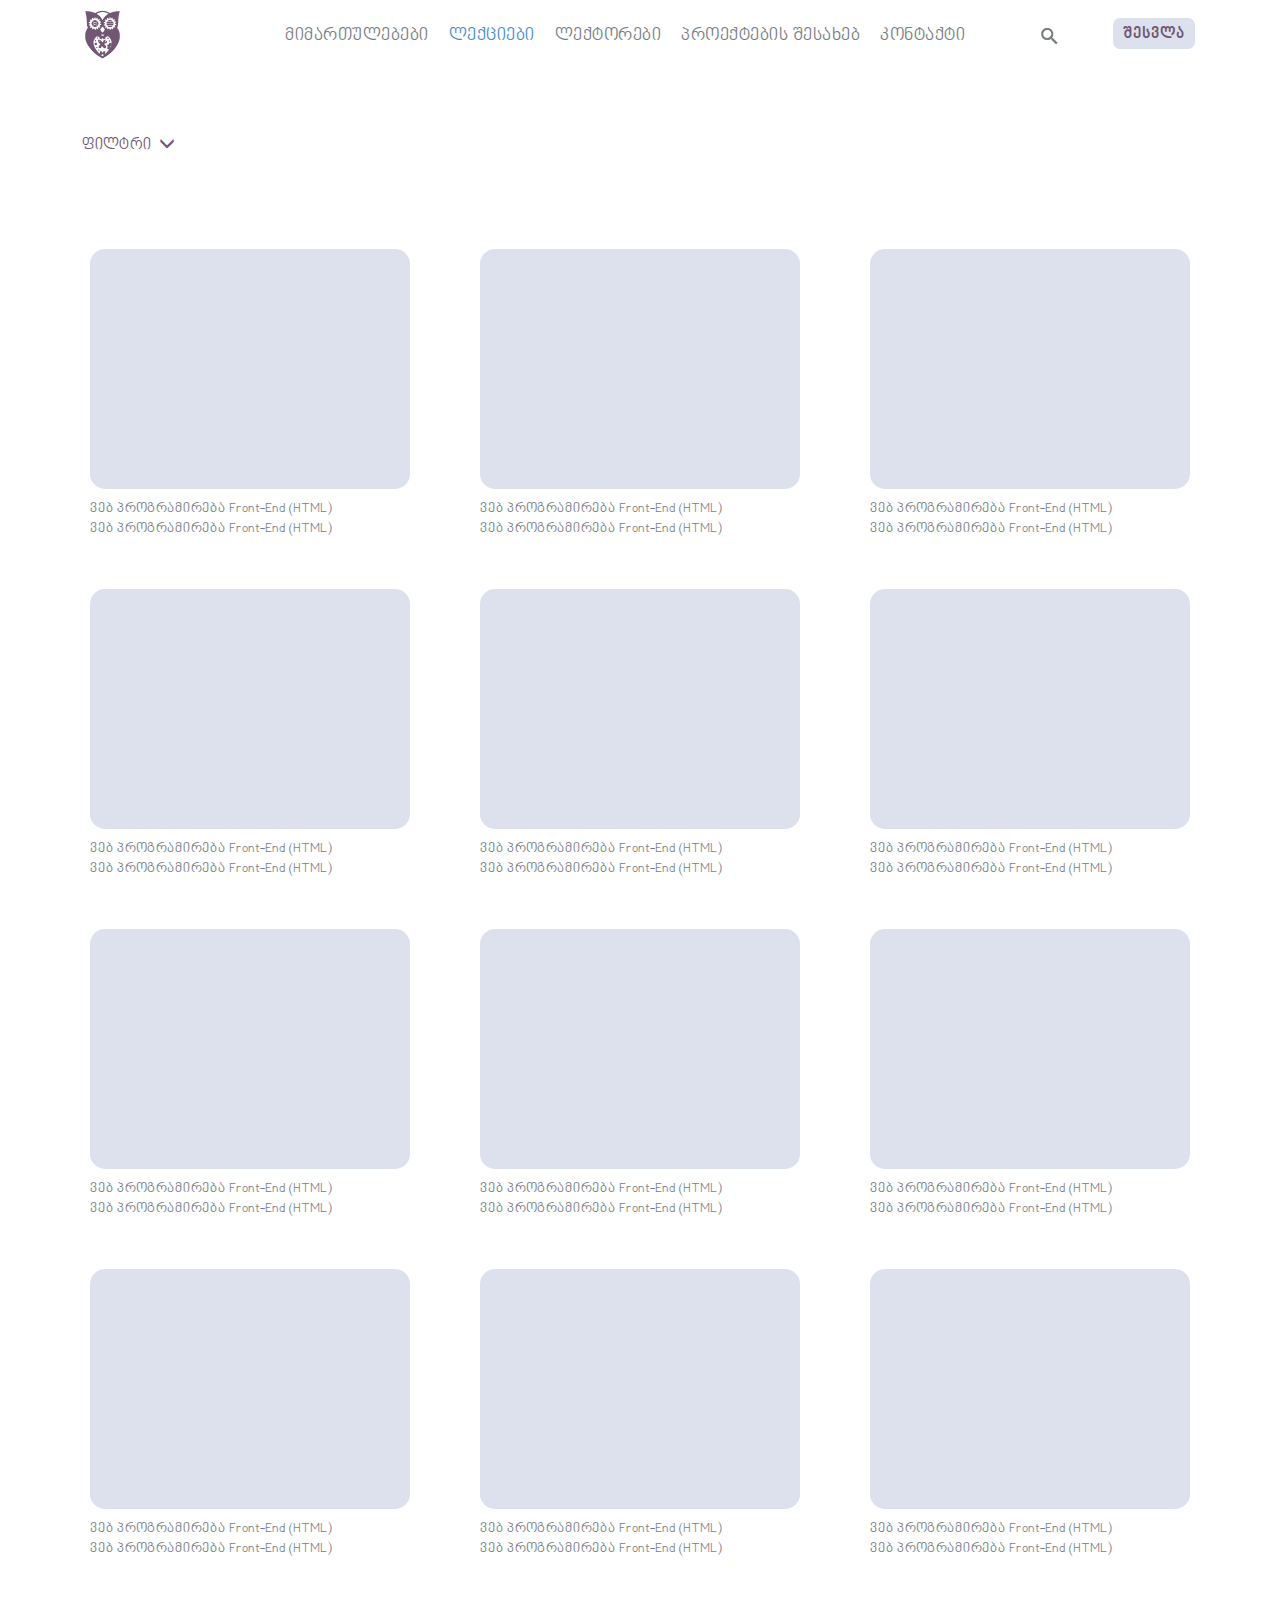
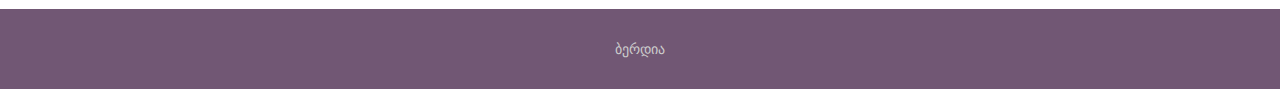
<file: GeoLab_Online/lectures.html>
<!DOCTYPE html>
<html>
<head>
	<title>Lectures</title>
	<meta charset="utf-8">
	<link rel="shortcut icon" type="image/png" href="favicon.ico"/>
	<meta name="viewport" content="width=device-width, initial-scale=1">
	<link rel="stylesheet" type="text/css" href="css/reset.css">
	<link rel="stylesheet" type="text/css" href="css/fonts.css">
	<link rel="stylesheet" type="text/css" href="css/bootstrap.min.css">
	<link rel="stylesheet" type="text/css" href="css/global.css">
	<link rel="stylesheet" type="text/css" href="css/first_page.css">
	<link rel="stylesheet" type="text/css" href="css/registration.css">
	<link rel="stylesheet" type="text/css" href="css/lectures.css">
</head>
<body>
	<div class="search_bg">
		<div class="search_wrapper clearfix">
			<button class="close_btn"> X </button>
			<div class="container">
				<div class="search_form clearfix">
					<form method="POST" class="search_form_in clearfix">
						<input type="submit" name="search-submit" id="search-submit"  class="search_submit" value="ძებნა">
						<input class="search_area" id="myInput" type="text" placeholder="">
					</form>
					<div class="filter" id="filter_DIV">
						<div class="row">
							<div class="col-md-6">
								<div class="filter_box font-DejaVuSans">
									<ul>
										<li class="font-BPGNinoMtavruli">
											<label>
												<input type="checkbox"> დიზაინი
												<span class="checkmark_2"></span> 
											</label>
										</li>
										<li>
											<label>
												<input type="checkbox"> პოლიგრაფიული დიზაინი
												<span class="checkmark_2"></span> 
											</label>
										</li>
										<li>
											<label>
												<input type="checkbox"> ინტერფეისის დიზაინი
												<span class="checkmark_2"></span> 
											</label>
										</li>
										<li>
											<label>
												<input type="checkbox"> 3D დიზაინი
												<span class="checkmark_2"></span> 
											</label>
										</li>
										<li>
											<label>
												<input type="checkbox"> შრიფტის დიზაინის საფუძვლები და 
												ფონტ-ინჟინერია
												<span class="checkmark_2"></span> 
											</label>
										</li>
										<li>
											<label>
												<input type="checkbox"> ვიდეო გრაფიკა და მონტაჟი
												<span class="checkmark_2"></span> 
											</label>
										</li>
									</ul>
								</div>
							</div>
							<div class="col-md-6">
								<div class="filter_box font-DejaVuSans">
									<ul>
										<li class="font-BPGNinoMtavruli">
											<label>
												<input type="checkbox"> ვებ პროგრამირება
												<span class="checkmark_2"></span> 
											</label>
										</li>
										<li>
											<label>
												<input type="checkbox"> ვებ პროგრამირება Front-End (HTML)
												<span class="checkmark_2"></span> 
											</label>
										</li>
										<li>
											<label>
												<input type="checkbox"> ვებ პროგრამირება PHP
												<span class="checkmark_2"></span> 
											</label>
										</li>
										<li>
											<label>
												<input type="checkbox"> ვებ პროგრამირება ASP.NET.MVC
												<span class="checkmark_2"></span> 
											</label>
										</li>
										<li>
											<label>
												<input type="checkbox"> Wordpres
												<span class="checkmark_2"></span> 
											</label>
										</li>
										<li>
											<label>
												<input type="checkbox"> Drupal
												<span class="checkmark_2"></span> 
											</label>
										</li>
										<li>
											<label>
												<input type="checkbox"> Meanlab
												<span class="checkmark_2"></span> 
											</label>
										</li>
									</ul>
								</div>
							</div>
						</div>

						<div class="row">
							<div class="col-md-6">
								<div class="filter_box font-DejaVuSans">
									<ul>
										<li class="font-BPGNinoMtavruli">
											<label>
												<input type="checkbox"> მობილური პროგრამირება
												<span class="checkmark_2"></span> 
											</label>
										</li>
										<li>
											<label>
												<input type="checkbox"> მობილური პროგრამირება IOS
												<span class="checkmark_2"></span> 
											</label>
										</li>
										<li>
											<label>
												<input type="checkbox"> მობილური პროგრამირება Android (java)
												<span class="checkmark_2"></span> 
											</label>
										</li>
									</ul>
								</div>
							</div>
							<div class="col-md-6">
								<div class="filter_box font-DejaVuSans">
									<ul>
										<li class="font-BPGNinoMtavruli">
											<label>
												<input type="checkbox"> თამაშების დეველოპმენტი
												<span class="checkmark_2"></span> 
											</label>
										</li>
										<li>
											<label>
												<input type="checkbox"> პროგრამირება Unity 3D
												<span class="checkmark_2"></span> 
											</label>
										</li>
									</ul>
								</div>
							</div>
						</div>

						<div class="row">
							<div class="col-md-6">
								<div class="filter_box font-DejaVuSans">
									<ul>
										<li class="font-BPGNinoMtavruli">
											<label>
												<input type="checkbox"> კოდირება
												<span class="checkmark_2"></span> 
											</label>
										</li>
										<li>
											<label>
												<input type="checkbox"> პროგრამირება C#
												<span class="checkmark_2"></span> 
											</label>
										</li>
										<li>
											<label>
												<input type="checkbox"> პროგრამირება და ლოგიკა
												<span class="checkmark_2"></span> 
											</label>
										</li>
									</ul>
								</div>
							</div>
							<div class="col-md-6">
								<div class="filter_box font-DejaVuSans">
									<ul>
										<li class="font-BPGNinoMtavruli">
											<label>
												<input type="checkbox"> კომუნიკაცია
												<span class="checkmark_2"></span> 
											</label>
										</li>
										<li>
											<label>
												<input type="checkbox"> სოციალური მედია მენეჯმენტი
												<span class="checkmark_2"></span> 
											</label>
										</li>
										<li>
											<label>
												<input type="checkbox"> Facebook Ads, GoogleAdWords, Google Analytics, SEO
												<span class="checkmark_2"></span> 
											</label>
										</li>
									</ul>

								</div>
							</div>
						</div>

					</div>
				</div>
			</div>
		</div>
	</div>

	<header>
		<div class="container">
			<div class="header_wrapper clearfix">
				<div class="col-md-2">
					<div class="logo">
						<a href="index.html"> <img src="images/logo.png"></a> 
					</div>
				</div>
				<div class="col-md-8">
					<div class="mainmenu font-BPGNinoMtavruli  clearfix">
						<ul>
							<li><a href="directions.html">მიმართულებები </a></li>
							<li><a href="leqciebi.html" class="active">ლექციები </a></li>
							<li><a href="#teachers">ლექტორები </a></li>
							<li><a href="#about">პროექტების შესახებ </a></li>
							<li><a href="#contact">კონტაქტი </a></li>
						</ul>
					</div>
				</div>
				<div class="col-md-2">
					<div class="search_holder">
						<button class="search_btn">
							<img src="images/search.png">
						</button>
					</div>
					<div class="login font-BPGNinoMtavruli">
						<button class="login_btn"> 
							შესვლა
						</button>
					</div>
				</div>
			</div>
		</div>
	</header>

	<div class="registration_bg">
		<div class="registration_wrapper clearfix">
			<button class="close_btn"> X </button>
			<div class="registration_box clearfix font-BPGNinoMtavruli">
				<div class="container">
					<div class="row">
						<div class="col-md-4 col-md-offset-4">
							<div class="panel panel-login">
								<div class="panel-heading">
									<div class="row">
										<div class="col-xs-6">
											<a href="#" class="active" id="login-form-link">შესვლა</a>
										</div>
										<div class="col-xs-6">
											<a href="#" id="register-form-link"> რეგისტრაცია</a>
										</div>
									</div>
									<hr>
								</div>
								<div class="panel-body">
									<div class="row">
										<div class="col-lg-12">
											<form id="login-form" action="http://phpoll.com/login/process" method="post" role="form" style="display: block;">

												<div class="facebook_login">
													<span class="fb_login_intro"> შესვლა ფეისბუკით</span>
													<a href="#" class="btn btn-primary fb_color">Facebook</a>
												</div>

												<div class="form-group">
													<input type="email" name="email" id="email" tabindex="1" class="form-control" placeholder="იმეილი" value="">
												</div>
												<div class="form-group">
													<input type="password" name="password" id="password" tabindex="2" class="form-control" placeholder="პაროლი">
												</div>
												<div class="form-group text-center">
													<input type="checkbox" tabindex="3" class="" name="remember" id="remember">
													<label for="remember" class="remember"> დამახსოვრება</label>
												</div>



												<div class="form-group">
													<div class="row">
														<div class="col-sm-4 col-sm-offset-4">
															<input type="submit" name="login-submit" id="login-submit" tabindex="4" class="form-control btn btn-login" value="შესვლა">
														</div>
													</div>
												</div>							
											</form>
											<form id="register-form" action="http://phpoll.com/register/process" method="post" role="form" style="display: none;">
												<div class="form-group">
													<input type="text" name="name" id="name" tabindex="1" class="form-control" placeholder="სახელი" value="">
												</div>
												<div class="form-group">
													<input type="text" name="lastname" id="lastname" tabindex="1" class="form-control" placeholder="გვარი" value="">
												</div>

												<div class="form-group">
													<input type="email" name="email" id="email" tabindex="1" class="form-control" placeholder="იმეილი" value="">
												</div>
												<div class="form-group">
													<input type="password" name="password" id="password" tabindex="2" class="form-control" placeholder="პაროლი">
												</div>
												<div class="form-group">
													<input type="password" name="confirm-password" id="confirm-password" tabindex="2" class="form-control" placeholder="გაიმეორეთ პაროლი">
												</div>
												<div class="form-group">
													<div class="row">
														<div class="col-sm-6 col-sm-offset-3">
															<input type="submit" name="register-submit" id="register-submit" tabindex="4" class="form-control btn btn-register" value="დადასტურება">
														</div>
													</div>
												</div>
											</form>	
										</div>
									</div>
								</div>

							</div>
						</div>
					</div>
				</div>

			</div>
		</div>
	</div>

	<!-- Lectures Start -->
	<div class="lectures_filter">
		<div class="container">

			<button type="button" class="btn font-BPGNinoMtavruli" data-toggle="collapse" data-target="#lectures_filter">ფილტრი <span class="glyphicon glyphicon-menu-down"> </span></button>
			<div id="lectures_filter" class="collapse">
				<div class="row">
					<div class="col-md-6">
						<div class="filter_box font-DejaVuSans">
							<ul>
								<li class="font-BPGNinoMtavruli">
									<label>
										<input type="checkbox"> დიზაინი
										<span class="checkmark_2"></span> 
									</label>
								</li>
								<li>
									<label>
										<input type="checkbox"> პოლიგრაფიული დიზაინი
										<span class="checkmark_2"></span> 
									</label>
								</li>
								<li>
									<label>
										<input type="checkbox"> ინტერფეისის დიზაინი
										<span class="checkmark_2"></span> 
									</label>
								</li>
								<li>
									<label>
										<input type="checkbox"> 3D დიზაინი
										<span class="checkmark_2"></span> 
									</label>
								</li>
								<li>
									<label>
										<input type="checkbox"> შრიფტის დიზაინის საფუძვლები და 
										ფონტ-ინჟინერია
										<span class="checkmark_2"></span> 
									</label>
								</li>
								<li>
									<label>
										<input type="checkbox"> ვიდეო გრაფიკა და მონტაჟი
										<span class="checkmark_2"></span> 
									</label>
								</li>
							</ul>
						</div>
					</div>
					<div class="col-md-6">
						<div class="filter_box font-DejaVuSans">
							<ul>
								<li class="font-BPGNinoMtavruli">
									<label>
										<input type="checkbox"> ვებ პროგრამირება
										<span class="checkmark_2"></span> 
									</label>
								</li>
								<li>
									<label>
										<input type="checkbox"> ვებ პროგრამირება Front-End (HTML)
										<span class="checkmark_2"></span> 
									</label>
								</li>
								<li>
									<label>
										<input type="checkbox"> ვებ პროგრამირება PHP
										<span class="checkmark_2"></span> 
									</label>
								</li>
								<li>
									<label>
										<input type="checkbox"> ვებ პროგრამირება ASP.NET.MVC
										<span class="checkmark_2"></span> 
									</label>
								</li>
								<li>
									<label>
										<input type="checkbox"> Wordpres
										<span class="checkmark_2"></span> 
									</label>
								</li>
								<li>
									<label>
										<input type="checkbox"> Drupal
										<span class="checkmark_2"></span> 
									</label>
								</li>
								<li>
									<label>
										<input type="checkbox"> Meanlab
										<span class="checkmark_2"></span> 
									</label>
								</li>
							</ul>
						</div>
					</div>
				</div>

				<div class="row">
					<div class="col-md-6">
						<div class="filter_box font-DejaVuSans">
							<ul>
								<li class="font-BPGNinoMtavruli">
									<label>
										<input type="checkbox"> მობილური პროგრამირება
										<span class="checkmark_2"></span> 
									</label>
								</li>
								<li>
									<label>
										<input type="checkbox"> მობილური პროგრამირება IOS
										<span class="checkmark_2"></span> 
									</label>
								</li>
								<li>
									<label>
										<input type="checkbox"> მობილური პროგრამირება Android (java)
										<span class="checkmark_2"></span> 
									</label>
								</li>
							</ul>
						</div>
					</div>
					<div class="col-md-6">
						<div class="filter_box font-DejaVuSans">
							<ul>
								<li class="font-BPGNinoMtavruli">
									<label>
										<input type="checkbox"> თამაშების დეველოპმენტი
										<span class="checkmark_2"></span> 
									</label>
								</li>
								<li>
									<label>
										<input type="checkbox"> პროგრამირება Unity 3D
										<span class="checkmark_2"></span> 
									</label>
								</li>
							</ul>
						</div>
					</div>
				</div>

				<div class="row">
					<div class="col-md-6">
						<div class="filter_box font-DejaVuSans">
							<ul>
								<li class="font-BPGNinoMtavruli">
									<label>
										<input type="checkbox"> კოდირება
										<span class="checkmark_2"></span> 
									</label>
								</li>
								<li>
									<label>
										<input type="checkbox"> პროგრამირება C#
										<span class="checkmark_2"></span> 
									</label>
								</li>
								<li>
									<label>
										<input type="checkbox"> პროგრამირება და ლოგიკა
										<span class="checkmark_2"></span> 
									</label>
								</li>
							</ul>
						</div>
					</div>
					<div class="col-md-6">
						<div class="filter_box font-DejaVuSans">
							<ul>
								<li class="font-BPGNinoMtavruli">
									<label>
										<input type="checkbox"> კომუნიკაცია
										<span class="checkmark_2"></span> 
									</label>
								</li>
								<li>
									<label>
										<input type="checkbox"> სოციალური მედია მენეჯმენტი
										<span class="checkmark_2"></span> 
									</label>
								</li>
								<li>
									<label>
										<input type="checkbox"> Facebook Ads, GoogleAdWords, Google Analytics, SEO
										<span class="checkmark_2"></span> 
									</label>
								</li>
							</ul>

						</div>
					</div>
				</div>
			</div>
		</div>
	</div>



	<div class="direction_leqciebi" id="direction_leqciebi">
		<div class="container">
			
			<div class="block_body font-BPGNinoMtavruli">
				<div class="row">
					<div class="col-md-4">
						<div class="lesson_box">
							<div class="lesson_box_in"> </div>
							<div class="lesson_desc"> 
								<div class="lesson_title">
									<a href=""> ვებ პროგრამირება Front-End (HTML) </a>
								</div>
								<div class="lesson_intro">
									ვებ პროგრამირება Front-End (HTML)
								</div>
							</div>
							
						</div>
					</div>
					<div class="col-md-4">
						<div class="lesson_box">
							<div class="lesson_box_in"> </div>
							<div class="lesson_desc"> 
								<div class="lesson_title">
									<a href=""> ვებ პროგრამირება Front-End (HTML) </a>
								</div>
								<div class="lesson_intro">
									ვებ პროგრამირება Front-End (HTML)
								</div>
							</div>
							
						</div>
					</div>
					<div class="col-md-4">
						<div class="lesson_box">
							<div class="lesson_box_in"> </div>
							<div class="lesson_desc"> 
								<div class="lesson_title">
									<a href=""> ვებ პროგრამირება Front-End (HTML) </a>
								</div>
								<div class="lesson_intro">
									ვებ პროგრამირება Front-End (HTML)
								</div>
							</div>						
						</div>
					</div>
				</div>
				<div class="row">
					<div class="col-md-4">
						<div class="lesson_box">
							<div class="lesson_box_in"> </div>
							<div class="lesson_desc"> 
								<div class="lesson_title">
									<a href=""> ვებ პროგრამირება Front-End (HTML) </a>
								</div>
								<div class="lesson_intro">
									ვებ პროგრამირება Front-End (HTML)
								</div>
							</div>
							
						</div>
					</div>
					<div class="col-md-4">
						<div class="lesson_box">
							<div class="lesson_box_in"> </div>
							<div class="lesson_desc"> 
								<div class="lesson_title">
									<a href=""> ვებ პროგრამირება Front-End (HTML) </a>
								</div>
								<div class="lesson_intro">
									ვებ პროგრამირება Front-End (HTML)
								</div>
							</div>
							
						</div>
					</div>
					<div class="col-md-4">
						<div class="lesson_box">
							<div class="lesson_box_in"> </div>
							<div class="lesson_desc"> 
								<div class="lesson_title">
									<a href=""> ვებ პროგრამირება Front-End (HTML) </a>
								</div>
								<div class="lesson_intro">
									ვებ პროგრამირება Front-End (HTML)
								</div>
							</div>
							
						</div>
					</div>
				</div>
				<div class="row">
					<div class="col-md-4">
						<div class="lesson_box">
							<div class="lesson_box_in"> </div>
							<div class="lesson_desc"> 
								<div class="lesson_title">
									<a href=""> ვებ პროგრამირება Front-End (HTML) </a>
								</div>
								<div class="lesson_intro">
									ვებ პროგრამირება Front-End (HTML)
								</div>
							</div>
							
						</div>
					</div>
					<div class="col-md-4">
						<div class="lesson_box">
							<div class="lesson_box_in"> </div>
							<div class="lesson_desc"> 
								<div class="lesson_title">
									<a href=""> ვებ პროგრამირება Front-End (HTML) </a>
								</div>
								<div class="lesson_intro">
									ვებ პროგრამირება Front-End (HTML)
								</div>
							</div>
							
						</div>
					</div>
					<div class="col-md-4">
						<div class="lesson_box">
							<div class="lesson_box_in"> </div>
							<div class="lesson_desc"> 
								<div class="lesson_title">
									<a href=""> ვებ პროგრამირება Front-End (HTML) </a>
								</div>
								<div class="lesson_intro">
									ვებ პროგრამირება Front-End (HTML)
								</div>
							</div>
							
						</div>
					</div>
				</div>
				<div class="row">
					<div class="col-md-4">
						<div class="lesson_box">
							<div class="lesson_box_in"> </div>
							<div class="lesson_desc"> 
								<div class="lesson_title">
									<a href=""> ვებ პროგრამირება Front-End (HTML) </a>
								</div>
								<div class="lesson_intro">
									ვებ პროგრამირება Front-End (HTML)
								</div>
							</div>
							
						</div>
					</div>
					<div class="col-md-4">
						<div class="lesson_box">
							<div class="lesson_box_in"> </div>
							<div class="lesson_desc"> 
								<div class="lesson_title">
									<a href=""> ვებ პროგრამირება Front-End (HTML) </a>
								</div>
								<div class="lesson_intro">
									ვებ პროგრამირება Front-End (HTML)
								</div>
							</div>
							
						</div>
					</div>
					<div class="col-md-4">
						<div class="lesson_box">
							<div class="lesson_box_in"> </div>
							<div class="lesson_desc"> 
								<div class="lesson_title">
									<a href=""> ვებ პროგრამირება Front-End (HTML) </a>
								</div>
								<div class="lesson_intro">
									ვებ პროგრამირება Front-End (HTML)
								</div>
							</div>
							
						</div>
					</div>
				</div>
			</div>
		</div>
	</div>



	<!-- Lectures End -->

	<footer>
		<div class="developers font-DejaVuSans">
			ბერდია
		</div>
	</footer>


	<script type="text/javascript" src="js/jquery.min.js"></script>
	<script type="text/javascript" src="js/bootstrap.min.js"></script>
	<script type="text/javascript" src="js/app.js"></script>
</body>
</html>
</file>
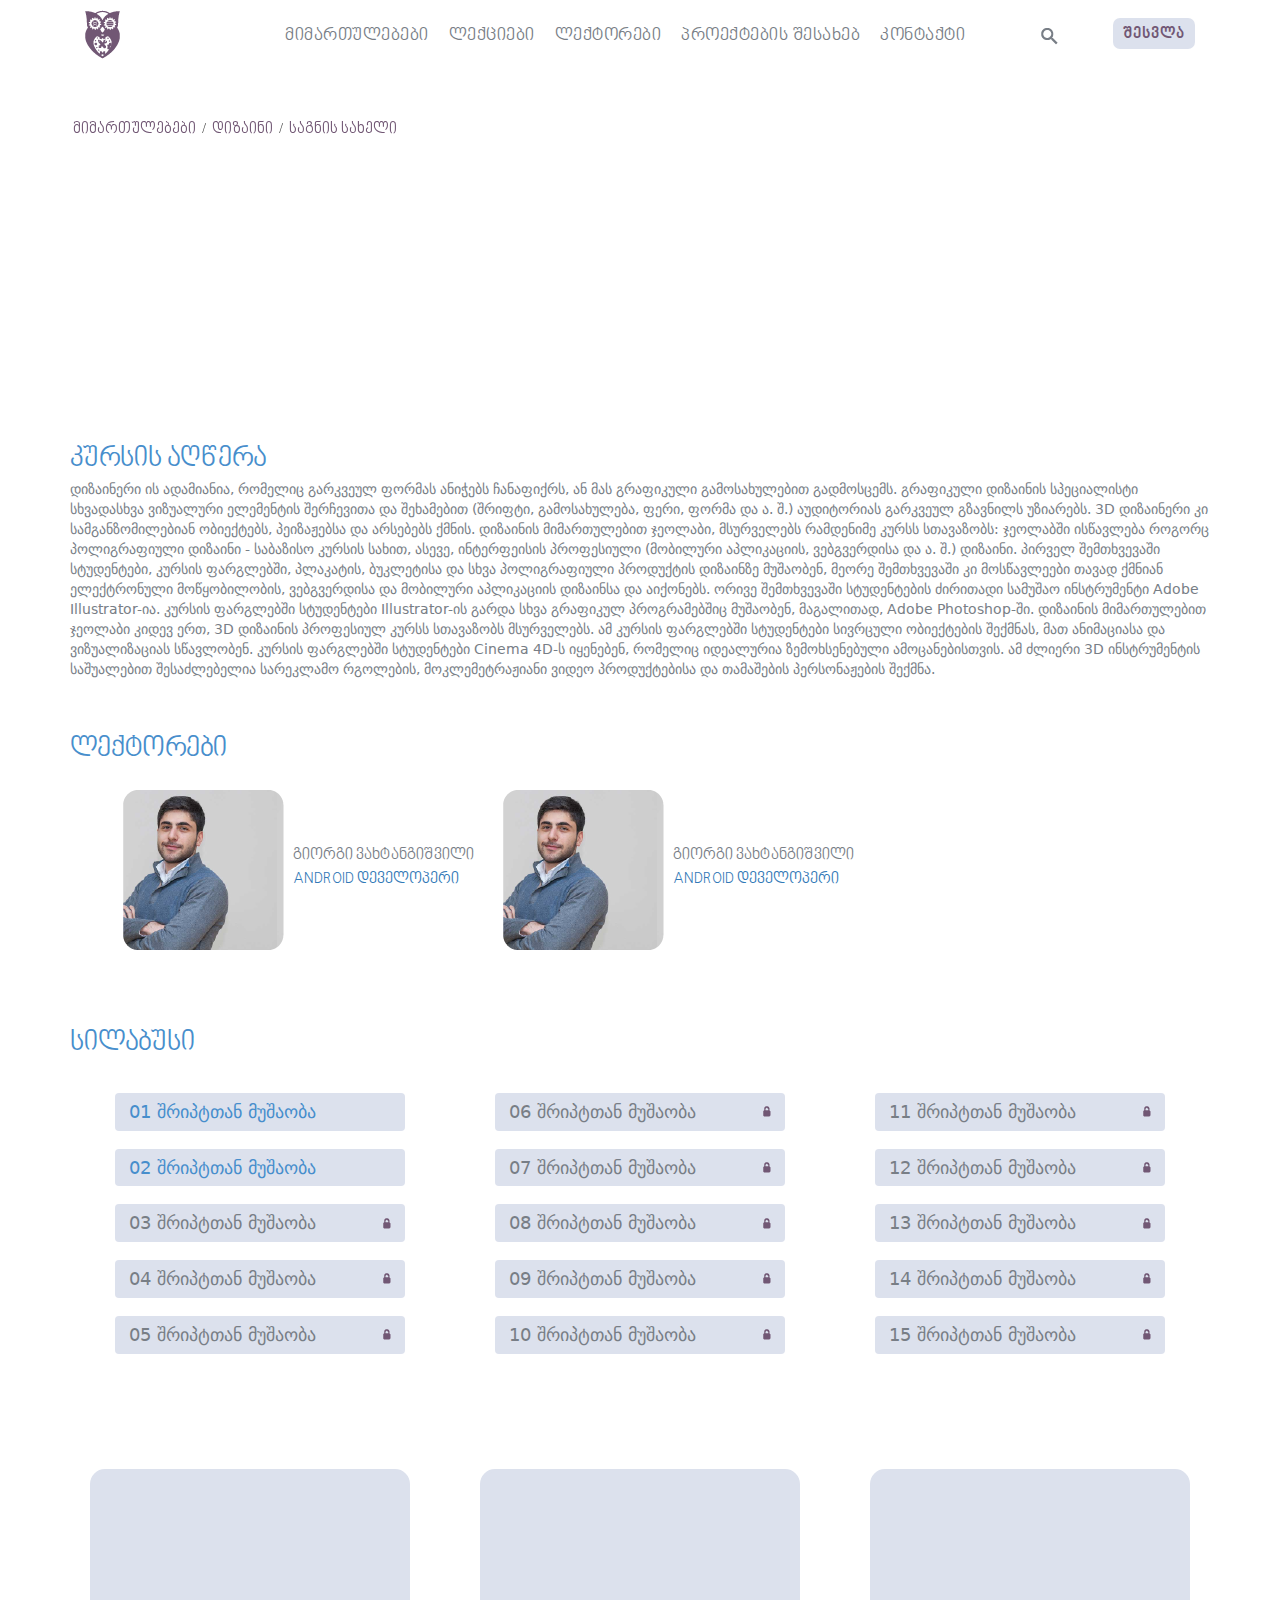
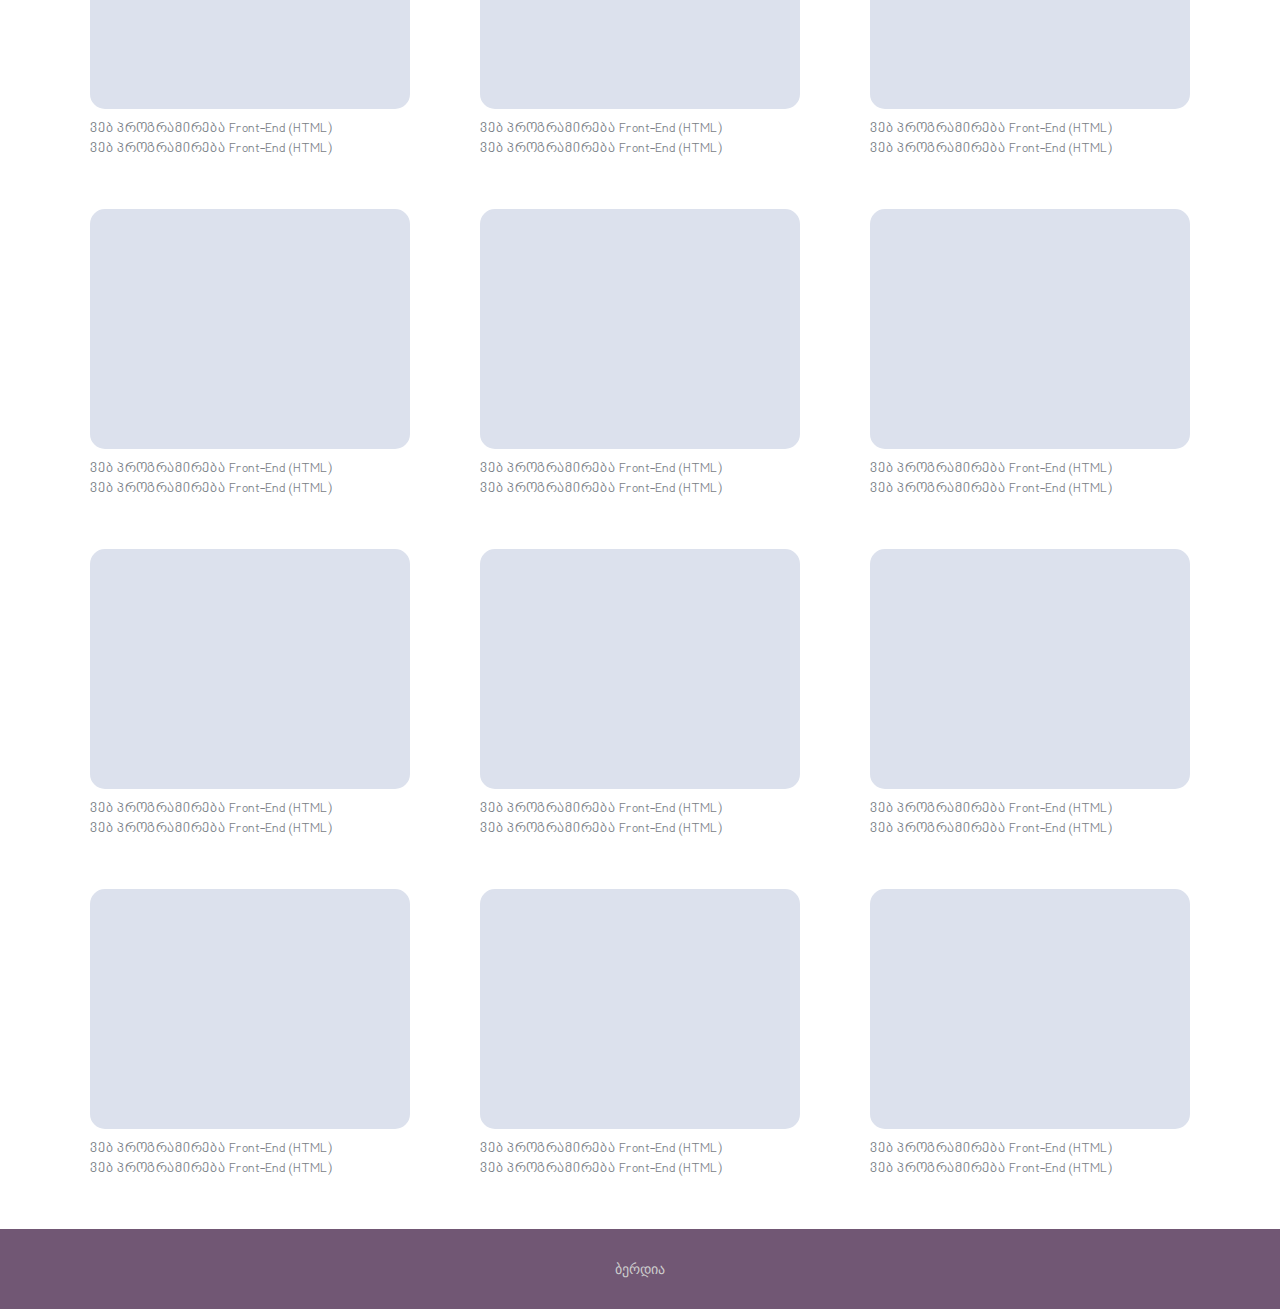
<file: GeoLab_Online/lesson_inner.html>
<!DOCTYPE html>
<html>
<head>
	<title>GeoLab Online</title>
	<meta charset="utf-8">
	<link rel="shortcut icon" type="image/png" href="favicon.ico"/>
	<meta name="viewport" content="width=device-width, initial-scale=1">
	<link rel="stylesheet" type="text/css" href="css/reset.css">
	<link rel="stylesheet" type="text/css" href="css/fonts.css">
	<link rel="stylesheet" type="text/css" href="css/bootstrap.min.css">
	<link rel="stylesheet" type="text/css" href="css/first_page.css">
	<link rel="stylesheet" type="text/css" href="css/registration.css">
	<link rel="stylesheet" type="text/css" href="css/directions.css">
	<link rel="stylesheet" type="text/css" href="css/lesson_inner.css">
	<link rel="stylesheet" type="text/css" href="css/global.css">
</head>
<body class="lesson_inner_page">
	<div class="search_bg">
		<div class="search_wrapper clearfix">
			<button class="close_btn"> X </button>
			<div class="container">
				<div class="search_form clearfix">
					<form method="POST" class="search_form_in clearfix">
						<input type="submit" name="search-submit" id="search-submit"  class="search_submit" value="ძებნა">
						<input class="search_area" id="myInput" type="text" placeholder="">
					</form>
					<div class="filter" id="filter_DIV">
						<div class="row">
							<div class="col-md-6">
								<div class="filter_box font-DejaVuSans">
									<ul>
										<li class="font-BPGNinoMtavruli">
											<label>
												<input type="checkbox"> დიზაინი
												<span class="checkmark_2"></span> 
											</label>
										</li>
										<li>
											<label>
												<input type="checkbox"> პოლიგრაფიული დიზაინი
												<span class="checkmark_2"></span> 
											</label>
										</li>
										<li>
											<label>
												<input type="checkbox"> ინტერფეისის დიზაინი
												<span class="checkmark_2"></span> 
											</label>
										</li>
										<li>
											<label>
												<input type="checkbox"> 3D დიზაინი
												<span class="checkmark_2"></span> 
											</label>
										</li>
										<li>
											<label>
												<input type="checkbox"> შრიფტის დიზაინის საფუძვლები და 
												ფონტ-ინჟინერია
												<span class="checkmark_2"></span> 
											</label>
										</li>
										<li>
											<label>
												<input type="checkbox"> ვიდეო გრაფიკა და მონტაჟი
												<span class="checkmark_2"></span> 
											</label>
										</li>
									</ul>
								</div>
							</div>
							<div class="col-md-6">
								<div class="filter_box font-DejaVuSans">
									<ul>
										<li class="font-BPGNinoMtavruli">
											<label>
												<input type="checkbox"> ვებ პროგრამირება
												<span class="checkmark_2"></span> 
											</label>
										</li>
										<li>
											<label>
												<input type="checkbox"> ვებ პროგრამირება Front-End (HTML)
												<span class="checkmark_2"></span> 
											</label>
										</li>
										<li>
											<label>
												<input type="checkbox"> ვებ პროგრამირება PHP
												<span class="checkmark_2"></span> 
											</label>
										</li>
										<li>
											<label>
												<input type="checkbox"> ვებ პროგრამირება ASP.NET.MVC
												<span class="checkmark_2"></span> 
											</label>
										</li>
										<li>
											<label>
												<input type="checkbox"> Wordpres
												<span class="checkmark_2"></span> 
											</label>
										</li>
										<li>
											<label>
												<input type="checkbox"> Drupal
												<span class="checkmark_2"></span> 
											</label>
										</li>
										<li>
											<label>
												<input type="checkbox"> Meanlab
												<span class="checkmark_2"></span> 
											</label>
										</li>
									</ul>
								</div>
							</div>
						</div>

						<div class="row">
							<div class="col-md-6">
								<div class="filter_box font-DejaVuSans">
									<ul>
										<li class="font-BPGNinoMtavruli">
											<label>
												<input type="checkbox"> მობილური პროგრამირება
												<span class="checkmark_2"></span> 
											</label>
										</li>
										<li>
											<label>
												<input type="checkbox"> მობილური პროგრამირება IOS
												<span class="checkmark_2"></span> 
											</label>
										</li>
										<li>
											<label>
												<input type="checkbox"> მობილური პროგრამირება Android (java)
												<span class="checkmark_2"></span> 
											</label>
										</li>
									</ul>
								</div>
							</div>
							<div class="col-md-6">
								<div class="filter_box font-DejaVuSans">
									<ul>
										<li class="font-BPGNinoMtavruli">
											<label>
												<input type="checkbox"> თამაშების დეველოპმენტი
												<span class="checkmark_2"></span> 
											</label>
										</li>
										<li>
											<label>
												<input type="checkbox"> პროგრამირება Unity 3D
												<span class="checkmark_2"></span> 
											</label>
										</li>
									</ul>
								</div>
							</div>
						</div>

						<div class="row">
							<div class="col-md-6">
								<div class="filter_box font-DejaVuSans">
									<ul>
										<li class="font-BPGNinoMtavruli">
											<label>
												<input type="checkbox"> კოდირება
												<span class="checkmark_2"></span> 
											</label>
										</li>
										<li>
											<label>
												<input type="checkbox"> პროგრამირება C#
												<span class="checkmark_2"></span> 
											</label>
										</li>
										<li>
											<label>
												<input type="checkbox"> პროგრამირება და ლოგიკა
												<span class="checkmark_2"></span> 
											</label>
										</li>
									</ul>
								</div>
							</div>
							<div class="col-md-6">
								<div class="filter_box font-DejaVuSans">
									<ul>
										<li class="font-BPGNinoMtavruli">
											<label>
												<input type="checkbox"> კომუნიკაცია
												<span class="checkmark_2"></span> 
											</label>
										</li>
										<li>
											<label>
												<input type="checkbox"> სოციალური მედია მენეჯმენტი
												<span class="checkmark_2"></span> 
											</label>
										</li>
										<li>
											<label>
												<input type="checkbox"> Facebook Ads, GoogleAdWords, Google Analytics, SEO
												<span class="checkmark_2"></span> 
											</label>
										</li>
									</ul>

								</div>
							</div>
						</div>

					</div>
				</div>
			</div>
		</div>
	</div>



	<header>
		<div class="container">
			<div class="header_wrapper clearfix">
				<div class="col-md-2">
					<div class="logo">
						<a href="index.html"> <img src="images/logo.png"></a> 
					</div>
				</div>
				<div class="col-md-8">
					<div class="mainmenu font-BPGNinoMtavruli  clearfix">
						<ul>
							<li><a href="directions.html">მიმართულებები </a></li>
							<li><a href="lectures.html">ლექციები </a></li>
							<li><a href="#teachers">ლექტორები </a></li>
							<li><a href="#about">პროექტების შესახებ </a></li>
							<li><a href="#contact">კონტაქტი </a></li>
						</ul>
					</div>
				</div>
				<div class="col-md-2">
					<div class="search_holder">
						<button class="search_btn">
							<img src="images/search.png">
						</button>
					</div>
					<div class="login font-BPGNinoMtavruli">
						<button class="login_btn"> 
							შესვლა
						</button>
					</div>
				</div>
			</div>
		</div>
	</header>

	<div class="registration_bg">
		<div class="registration_wrapper clearfix">
			<button class="close_btn"> X </button>
			<div class="registration_box clearfix font-BPGNinoMtavruli">
				<div class="container">
					<div class="row">
						<div class="col-md-4 col-md-offset-4">
							<div class="panel panel-login">
								<div class="panel-heading">
									<div class="row">
										<div class="col-xs-6">
											<a href="#" class="active" id="login-form-link">შესვლა</a>
										</div>
										<div class="col-xs-6">
											<a href="#" id="register-form-link"> რეგისტრაცია</a>
										</div>
									</div>
									<hr>
								</div>
								<div class="panel-body">
									<div class="row">
										<div class="col-lg-12">
											<form id="login-form" action="http://phpoll.com/login/process" method="post" role="form" style="display: block;">

												<div class="facebook_login">
													<span class="fb_login_intro"> შესვლა ფეისბუკით</span>
													<a href="#" class="btn btn-primary fb_color">Facebook</a>
												</div>

												<div class="form-group">
													<input type="email" name="email" id="email" tabindex="1" class="form-control" placeholder="იმეილი" value="">
												</div>
												<div class="form-group">
													<input type="password" name="password" id="password" tabindex="2" class="form-control" placeholder="პაროლი">
												</div>
												<div class="form-group text-center">
													<input type="checkbox" tabindex="3" class="" name="remember" id="remember">
													<label for="remember" class="remember"> დამახსოვრება</label>
												</div>



												<div class="form-group">
													<div class="row">
														<div class="col-sm-4 col-sm-offset-4">
															<input type="submit" name="login-submit" id="login-submit" tabindex="4" class="form-control btn btn-login" value="შესვლა">
														</div>
													</div>
												</div>							
											</form>
											<form id="register-form" action="http://phpoll.com/register/process" method="post" role="form" style="display: none;">
												<div class="form-group">
													<input type="text" name="name" id="name" tabindex="1" class="form-control" placeholder="სახელი" value="">
												</div>
												<div class="form-group">
													<input type="text" name="lastname" id="lastname" tabindex="1" class="form-control" placeholder="გვარი" value="">
												</div>

												<div class="form-group">
													<input type="email" name="email" id="email" tabindex="1" class="form-control" placeholder="იმეილი" value="">
												</div>
												<div class="form-group">
													<input type="password" name="password" id="password" tabindex="2" class="form-control" placeholder="პაროლი">
												</div>
												<div class="form-group">
													<input type="password" name="confirm-password" id="confirm-password" tabindex="2" class="form-control" placeholder="გაიმეორეთ პაროლი">
												</div>
												<div class="form-group">
													<div class="row">
														<div class="col-sm-6 col-sm-offset-3">
															<input type="submit" name="register-submit" id="register-submit" tabindex="4" class="form-control btn btn-register" value="დადასტურება">
														</div>
													</div>
												</div>
											</form>	
										</div>
									</div>
								</div>

							</div>
						</div>
					</div>
				</div>

			</div>
		</div>
	</div>


	<!-- Lesson_inner Start-->
	<div class="lesson_cover lesson_video">
		<iframe width="100%" height="315" src="https://www.youtube.com/embed/2MpUj-Aua48?rel=0" frameborder="0" allow="autoplay; encrypted-media" allowfullscreen></iframe>
		<div class="direction_addres font-BPGNinoMtavruli">
			<div class="container">
				<a href="directions.html"> მიმართულებები </a> / <a href="directions.html/#design"> დიზაინი </a> / <a href="directions.html/#lesson_name"> საგნის სახელი </a>
			</div>
		</div>
	</div>

	<div class="lesson_description"> 
		<div class="container">
			<span class="block_title font-BPGNinoMtavruli"> კურსის აღწერა </span>
			<div class="lesson_intro font-DejaVuSans"> 
				დიზაინერი ის ადამიანია, რომელიც გარკვეულ ფორმას ანიჭებს ჩანაფიქრს, ან მას გრაფიკული გამოსახულებით გადმოსცემს. გრაფიკული დიზაინის სპეციალისტი სხვადასხვა ვიზუალური ელემენტის შერჩევითა და შეხამებით (შრიფტი, გამოსახულება, ფერი, ფორმა და ა. შ.) აუდიტორიას გარკვეულ გზავნილს უზიარებს. 3D დიზაინერი კი სამგანზომილებიან ობიექტებს, პეიზაჟებსა და არსებებს ქმნის. დიზაინის მიმართულებით ჯეოლაბი, მსურველებს რამდენიმე კურსს სთავაზობს:

				ჯეოლაბში ისწავლება როგორც პოლიგრაფიული დიზაინი - საბაზისო კურსის სახით, ასევე, ინტერფეისის პროფესიული (მობილური აპლიკაციის, ვებგვერდისა და ა. შ.) დიზაინი. პირველ შემთხვევაში სტუდენტები, კურსის ფარგლებში, პლაკატის, ბუკლეტისა და სხვა პოლიგრაფიული პროდუქტის დიზაინზე მუშაობენ, მეორე შემთხვევაში კი მოსწავლეები თავად ქმნიან ელექტრონული მოწყობილობის, ვებგვერდისა და მობილური აპლიკაციის დიზაინსა და აიქონებს. ორივე შემთხვევაში სტუდენტების ძირითადი სამუშაო ინსტრუმენტი Adobe Illustrator-ია. კურსის ფარგლებში სტუდენტები Illustrator-ის გარდა სხვა გრაფიკულ პროგრამებშიც მუშაობენ, მაგალითად, Adobe Photoshop-ში.

				დიზაინის მიმართულებით ჯეოლაბი კიდევ ერთ, 3D დიზაინის პროფესიულ კურსს სთავაზობს მსურველებს. ამ კურსის ფარგლებში სტუდენტები სივრცული ობიექტების შექმნას, მათ ანიმაციასა და ვიზუალიზაციას სწავლობენ. კურსის ფარგლებში სტუდენტები Cinema 4D-ს იყენებენ, რომელიც იდეალურია ზემოხსენებული ამოცანებისთვის. ამ ძლიერი 3D ინსტრუმენტის საშუალებით შესაძლებელია სარეკლამო რგოლების, მოკლემეტრაჟიანი ვიდეო პროდუქტებისა და თამაშების პერსონაჟების შექმნა.
			</div>
		</div>
	</div>

	<div class="lectors">
		<div class="container">
			<span class="block_title font-BPGNinoMtavruli"> ლექტორები </span>
			<ul>
				<li class="lector_info clearfix"> 
					<img src="images/teacher.png">
					<a href="#lector_info">
						<span class="lector_name font-BPGNinoMtavruli">  გიორგი ვახტანგიშვილი </span> <br>
						<span class="lector_position font-BPGNinoMtavruli"> Android დეველოპერი </span>
					</a>
				</li>
				<li class="lector_info clearfix"> 
					<img src="images/teacher.png">
					<a href="#lector_info">
						<span class="lector_name font-BPGNinoMtavruli">  გიორგი ვახტანგიშვილი </span> <br>
						<span class="lector_position font-BPGNinoMtavruli"> Android დეველოპერი </span>
					</a>
				</li>
			</ul>
		</div>
	</div>

	<div class="silabusi">
		<div class="container">
			<span class="block_title font-BPGNinoMtavruli"> სილაბუსი </span>
			<div class="col-md-4">
				<ul class="lesson_wrapper  font-DejaVuSans">
					<li class="lesson_name"><a href="#">01 შრიპტთან მუშაობა</a></li>
					<li class="lesson_name"><a href="#">02 შრიპტთან მუშაობა</a></li>
					<li class="lesson_name locked"><a href="#">03 შრიპტთან მუშაობა</a></li>
					<li class="lesson_name locked"><a href="#">04 შრიპტთან მუშაობა</a></li>
					<li class="lesson_name locked"><a href="#">05 შრიპტთან მუშაობა</a></li>
				</ul>
			</div>
			<div class="col-md-4">
				<ul class=" lesson_wrapper font-DejaVuSans">
					<li class="lesson_name locked"><a href="#">06 შრიპტთან მუშაობა</a></li>
					<li class="lesson_name locked"><a href="#">07 შრიპტთან მუშაობა</a></li>
					<li class="lesson_name locked"><a href="#">08 შრიპტთან მუშაობა</a></li>
					<li class="lesson_name locked"><a href="#">09 შრიპტთან მუშაობა</a></li>
					<li class="lesson_name locked"><a href="#">10 შრიპტთან მუშაობა</a></li>
				</ul>
			</div>
			<div class="col-md-4">
				<ul class="lesson_wrapper font-DejaVuSans">
					<li class="lesson_name locked"><a href="#">11 შრიპტთან მუშაობა</a></li>
					<li class="lesson_name locked"><a href="#">12 შრიპტთან მუშაობა</a></li>
					<li class="lesson_name locked"><a href="#">13 შრიპტთან მუშაობა</a></li>
					<li class="lesson_name locked"><a href="#">14 შრიპტთან მუშაობა</a></li>
					<li class="lesson_name locked"><a href="#">15 შრიპტთან მუშაობა</a></li>
				</ul>
			</div>
		</div>
	</div>

<div class="direction_leqciebi" id="direction_leqciebi">
		<div class="container">
			
			<div class="block_body font-BPGNinoMtavruli">
				<div class="row">
					<div class="col-md-4">
						<div class="lesson_box">
							<div class="lesson_box_in"> </div>
							<div class="lesson_desc"> 
								<div class="lesson_title">
									<a href=""> ვებ პროგრამირება Front-End (HTML) </a>
								</div>
								<div class="lesson_intro">
									ვებ პროგრამირება Front-End (HTML)
								</div>
							</div>
							
						</div>
					</div>
					<div class="col-md-4">
						<div class="lesson_box">
							<div class="lesson_box_in"> </div>
							<div class="lesson_desc"> 
								<div class="lesson_title">
									<a href=""> ვებ პროგრამირება Front-End (HTML) </a>
								</div>
								<div class="lesson_intro">
									ვებ პროგრამირება Front-End (HTML)
								</div>
							</div>
							
						</div>
					</div>
					<div class="col-md-4">
						<div class="lesson_box">
							<div class="lesson_box_in"> </div>
							<div class="lesson_desc"> 
								<div class="lesson_title">
									<a href=""> ვებ პროგრამირება Front-End (HTML) </a>
								</div>
								<div class="lesson_intro">
									ვებ პროგრამირება Front-End (HTML)
								</div>
							</div>						
						</div>
					</div>
				</div>
				<div class="row">
					<div class="col-md-4">
						<div class="lesson_box">
							<div class="lesson_box_in"> </div>
							<div class="lesson_desc"> 
								<div class="lesson_title">
									<a href=""> ვებ პროგრამირება Front-End (HTML) </a>
								</div>
								<div class="lesson_intro">
									ვებ პროგრამირება Front-End (HTML)
								</div>
							</div>
							
						</div>
					</div>
					<div class="col-md-4">
						<div class="lesson_box">
							<div class="lesson_box_in"> </div>
							<div class="lesson_desc"> 
								<div class="lesson_title">
									<a href=""> ვებ პროგრამირება Front-End (HTML) </a>
								</div>
								<div class="lesson_intro">
									ვებ პროგრამირება Front-End (HTML)
								</div>
							</div>
							
						</div>
					</div>
					<div class="col-md-4">
						<div class="lesson_box">
							<div class="lesson_box_in"> </div>
							<div class="lesson_desc"> 
								<div class="lesson_title">
									<a href=""> ვებ პროგრამირება Front-End (HTML) </a>
								</div>
								<div class="lesson_intro">
									ვებ პროგრამირება Front-End (HTML)
								</div>
							</div>
							
						</div>
					</div>
				</div>
				<div class="row">
					<div class="col-md-4">
						<div class="lesson_box">
							<div class="lesson_box_in"> </div>
							<div class="lesson_desc"> 
								<div class="lesson_title">
									<a href=""> ვებ პროგრამირება Front-End (HTML) </a>
								</div>
								<div class="lesson_intro">
									ვებ პროგრამირება Front-End (HTML)
								</div>
							</div>
							
						</div>
					</div>
					<div class="col-md-4">
						<div class="lesson_box">
							<div class="lesson_box_in"> </div>
							<div class="lesson_desc"> 
								<div class="lesson_title">
									<a href=""> ვებ პროგრამირება Front-End (HTML) </a>
								</div>
								<div class="lesson_intro">
									ვებ პროგრამირება Front-End (HTML)
								</div>
							</div>
							
						</div>
					</div>
					<div class="col-md-4">
						<div class="lesson_box">
							<div class="lesson_box_in"> </div>
							<div class="lesson_desc"> 
								<div class="lesson_title">
									<a href=""> ვებ პროგრამირება Front-End (HTML) </a>
								</div>
								<div class="lesson_intro">
									ვებ პროგრამირება Front-End (HTML)
								</div>
							</div>
							
						</div>
					</div>
				</div>
				<div class="row">
					<div class="col-md-4">
						<div class="lesson_box">
							<div class="lesson_box_in"> </div>
							<div class="lesson_desc"> 
								<div class="lesson_title">
									<a href=""> ვებ პროგრამირება Front-End (HTML) </a>
								</div>
								<div class="lesson_intro">
									ვებ პროგრამირება Front-End (HTML)
								</div>
							</div>
							
						</div>
					</div>
					<div class="col-md-4">
						<div class="lesson_box">
							<div class="lesson_box_in"> </div>
							<div class="lesson_desc"> 
								<div class="lesson_title">
									<a href=""> ვებ პროგრამირება Front-End (HTML) </a>
								</div>
								<div class="lesson_intro">
									ვებ პროგრამირება Front-End (HTML)
								</div>
							</div>
							
						</div>
					</div>
					<div class="col-md-4">
						<div class="lesson_box">
							<div class="lesson_box_in"> </div>
							<div class="lesson_desc"> 
								<div class="lesson_title">
									<a href=""> ვებ პროგრამირება Front-End (HTML) </a>
								</div>
								<div class="lesson_intro">
									ვებ პროგრამირება Front-End (HTML)
								</div>
							</div>
							
						</div>
					</div>
				</div>
			</div>
		</div>
	</div>


	<!-- Lesson_inner End-->





	<footer>
		<div class="developers font-DejaVuSans">
			ბერდია
		</div>
	</footer>

	<script type="text/javascript" src="js/jquery.min.js"></script>
	<script type="text/javascript" src="js/bootstrap.min.js"></script>
	<script type="text/javascript" src="js/app.js"></script>
</body>
</html>
</file>
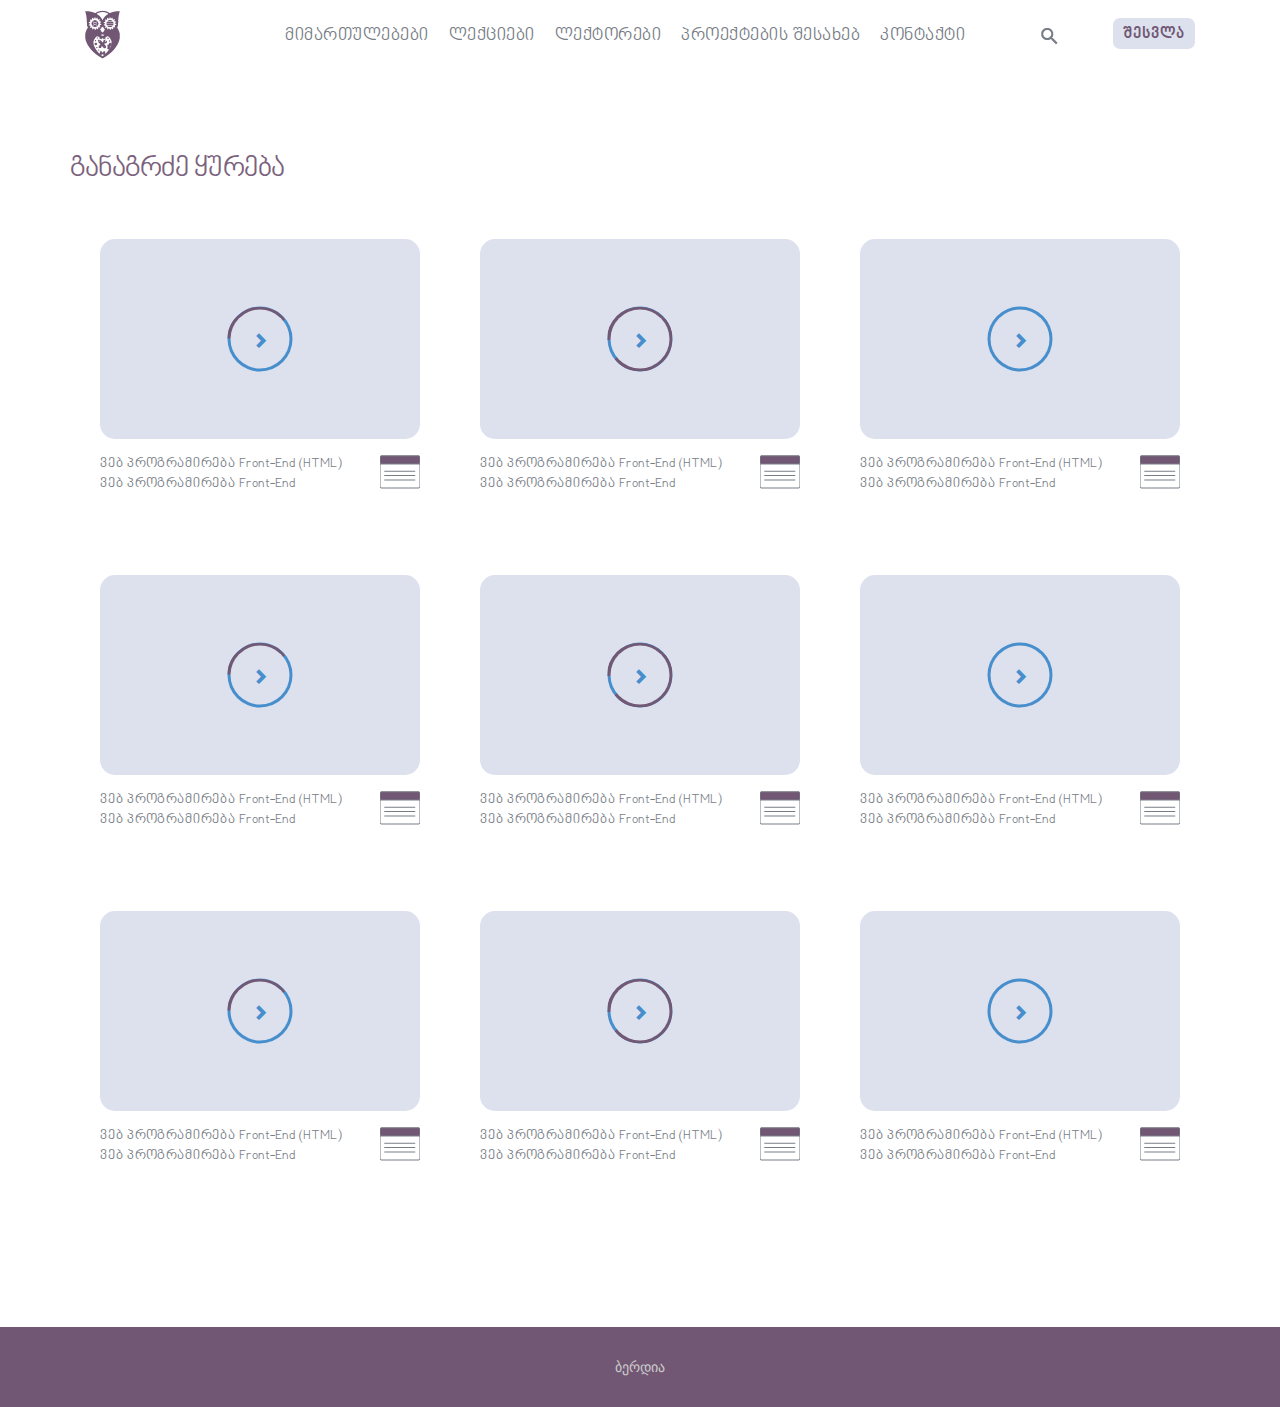
<file: GeoLab_Online/user_lessons.html>
<!DOCTYPE html>
<html>
<head>
	<title>GeoLab Online</title>
	<meta charset="utf-8">
	<meta name="viewport" content="width=device-width, initial-scale=1">
	<link rel="shortcut icon" type="image/png" href="favicon.ico"/>
	<link rel="stylesheet" type="text/css" href="css/reset.css">
	<link rel="stylesheet" type="text/css" href="css/fonts.css">
	<link rel="stylesheet" type="text/css" href="css/circle.css">
	<link rel="stylesheet" type="text/css" href="css/bootstrap.min.css">
	<link rel="stylesheet" type="text/css" href="css/first_page.css">
	<link rel="stylesheet" type="text/css" href="css/registration.css">
	<link rel="stylesheet" type="text/css" href="css/directions.css">
	<link rel="stylesheet" type="text/css" href="css/lesson_inner.css">
	<link rel="stylesheet" type="text/css" href="css/user_lessons.css">
	<link rel="stylesheet" type="text/css" href="css/note_editor.css">
	<link href="https://cdn.quilljs.com/1.3.6/quill.snow.css" rel="stylesheet"> 
	<link rel="stylesheet" type="text/css" href="css/global.css"> 
	<script src="https://cdn.quilljs.com/1.3.6/quill.min.js"></script>
</head>

<body class="user_lessons_page">
	<div class="search_bg">
		<div class="search_wrapper clearfix">
			<button class="close_btn"> X </button>
			<div class="container">
				<div class="search_form clearfix">
					<form method="POST" class="search_form_in clearfix">
						<input type="submit" name="search-submit" id="search-submit"  class="search_submit" value="ძებნა">
						<input class="search_area" id="myInput" type="text" placeholder="">
					</form>
					<div class="filter" id="filter_DIV">
						<div class="row">
							<div class="col-md-6">
								<div class="filter_box font-DejaVuSans">
									<ul>
										<li class="font-BPGNinoMtavruli">
											<label>
												<input type="checkbox"> დიზაინი
												<span class="checkmark_2"></span> 
											</label>
										</li>
										<li>
											<label>
												<input type="checkbox"> პოლიგრაფიული დიზაინი
												<span class="checkmark_2"></span> 
											</label>
										</li>
										<li>
											<label>
												<input type="checkbox"> ინტერფეისის დიზაინი
												<span class="checkmark_2"></span> 
											</label>
										</li>
										<li>
											<label>
												<input type="checkbox"> 3D დიზაინი
												<span class="checkmark_2"></span> 
											</label>
										</li>
										<li>
											<label>
												<input type="checkbox"> შრიფტის დიზაინის საფუძვლები და 
												ფონტ-ინჟინერია
												<span class="checkmark_2"></span> 
											</label>
										</li>
										<li>
											<label>
												<input type="checkbox"> ვიდეო გრაფიკა და მონტაჟი
												<span class="checkmark_2"></span> 
											</label>
										</li>
									</ul>
								</div>
							</div>
							<div class="col-md-6">
								<div class="filter_box font-DejaVuSans">
									<ul>
										<li class="font-BPGNinoMtavruli">
											<label>
												<input type="checkbox"> ვებ პროგრამირება
												<span class="checkmark_2"></span> 
											</label>
										</li>
										<li>
											<label>
												<input type="checkbox"> ვებ პროგრამირება Front-End (HTML)
												<span class="checkmark_2"></span> 
											</label>
										</li>
										<li>
											<label>
												<input type="checkbox"> ვებ პროგრამირება PHP
												<span class="checkmark_2"></span> 
											</label>
										</li>
										<li>
											<label>
												<input type="checkbox"> ვებ პროგრამირება ASP.NET.MVC
												<span class="checkmark_2"></span> 
											</label>
										</li>
										<li>
											<label>
												<input type="checkbox"> Wordpres
												<span class="checkmark_2"></span> 
											</label>
										</li>
										<li>
											<label>
												<input type="checkbox"> Drupal
												<span class="checkmark_2"></span> 
											</label>
										</li>
										<li>
											<label>
												<input type="checkbox"> Meanlab
												<span class="checkmark_2"></span> 
											</label>
										</li>
									</ul>
								</div>
							</div>
						</div>

						<div class="row">
							<div class="col-md-6">
								<div class="filter_box font-DejaVuSans">
									<ul>
										<li class="font-BPGNinoMtavruli">
											<label>
												<input type="checkbox"> მობილური პროგრამირება
												<span class="checkmark_2"></span> 
											</label>
										</li>
										<li>
											<label>
												<input type="checkbox"> მობილური პროგრამირება IOS
												<span class="checkmark_2"></span> 
											</label>
										</li>
										<li>
											<label>
												<input type="checkbox"> მობილური პროგრამირება Android (java)
												<span class="checkmark_2"></span> 
											</label>
										</li>
									</ul>
								</div>
							</div>
							<div class="col-md-6">
								<div class="filter_box font-DejaVuSans">
									<ul>
										<li class="font-BPGNinoMtavruli">
											<label>
												<input type="checkbox"> თამაშების დეველოპმენტი
												<span class="checkmark_2"></span> 
											</label>
										</li>
										<li>
											<label>
												<input type="checkbox"> პროგრამირება Unity 3D
												<span class="checkmark_2"></span> 
											</label>
										</li>
									</ul>
								</div>
							</div>
						</div>

						<div class="row">
							<div class="col-md-6">
								<div class="filter_box font-DejaVuSans">
									<ul>
										<li class="font-BPGNinoMtavruli">
											<label>
												<input type="checkbox"> კოდირება
												<span class="checkmark_2"></span> 
											</label>
										</li>
										<li>
											<label>
												<input type="checkbox"> პროგრამირება C#
												<span class="checkmark_2"></span> 
											</label>
										</li>
										<li>
											<label>
												<input type="checkbox"> პროგრამირება და ლოგიკა
												<span class="checkmark_2"></span> 
											</label>
										</li>
									</ul>
								</div>
							</div>
							<div class="col-md-6">
								<div class="filter_box font-DejaVuSans">
									<ul>
										<li class="font-BPGNinoMtavruli">
											<label>
												<input type="checkbox"> კომუნიკაცია
												<span class="checkmark_2"></span> 
											</label>
										</li>
										<li>
											<label>
												<input type="checkbox"> სოციალური მედია მენეჯმენტი
												<span class="checkmark_2"></span> 
											</label>
										</li>
										<li>
											<label>
												<input type="checkbox"> Facebook Ads, GoogleAdWords, Google Analytics, SEO
												<span class="checkmark_2"></span> 
											</label>
										</li>
									</ul>

								</div>
							</div>
						</div>

					</div>
				</div>
			</div>
		</div>
	</div>



	<header>
		<div class="container">
			<div class="header_wrapper clearfix">
				<div class="col-md-2">
					<div class="logo">
						<a href="index.html"> <img src="images/logo.png"></a> 
					</div>
				</div>
				<div class="col-md-8">
					<div class="mainmenu font-BPGNinoMtavruli  clearfix">
						<ul>
							<li><a href="directions.html">მიმართულებები </a></li>
							<li><a href="lectures.html">ლექციები </a></li>
							<li><a href="#teachers">ლექტორები </a></li>
							<li><a href="#about">პროექტების შესახებ </a></li>
							<li><a href="#contact">კონტაქტი </a></li>
						</ul>
					</div>
				</div>
				<div class="col-md-2">
					<div class="search_holder">
						<button class="search_btn">
							<img src="images/search.png">
						</button>
					</div>
					<div class="login font-BPGNinoMtavruli">
						<button class="login_btn"> 
							შესვლა
						</button>
					</div>
				</div>
			</div>
		</div>
	</header>

	<div class="registration_bg">
		<div class="registration_wrapper clearfix">
			<button class="close_btn"> X </button>
			<div class="registration_box clearfix font-BPGNinoMtavruli">
				<div class="container">
					<div class="row">
						<div class="col-md-4 col-md-offset-4">
							<div class="panel panel-login">
								<div class="panel-heading">
									<div class="row">
										<div class="col-xs-6">
											<a href="#" class="active" id="login-form-link">შესვლა</a>
										</div>
										<div class="col-xs-6">
											<a href="#" id="register-form-link"> რეგისტრაცია</a>
										</div>
									</div>
									<hr>
								</div>
								<div class="panel-body">
									<div class="row">
										<div class="col-lg-12">
											<form id="login-form" action="http://phpoll.com/login/process" method="post" role="form" style="display: block;">

												<div class="facebook_login">
													<span class="fb_login_intro"> შესვლა ფეისბუკით</span>
													<a href="#" class="btn btn-primary fb_color">Facebook</a>
												</div>

												<div class="form-group">
													<input type="email" name="email" id="email" tabindex="1" class="form-control" placeholder="იმეილი" value="">
												</div>
												<div class="form-group">
													<input type="password" name="password" id="password" tabindex="2" class="form-control" placeholder="პაროლი">
												</div>
												<div class="form-group text-center">
													<input type="checkbox" tabindex="3" class="" name="remember" id="remember">
													<label for="remember" class="remember"> დამახსოვრება</label>
												</div>



												<div class="form-group">
													<div class="row">
														<div class="col-sm-4 col-sm-offset-4">
															<input type="submit" name="login-submit" id="login-submit" tabindex="4" class="form-control btn btn-login" value="შესვლა">
														</div>
													</div>
												</div>							
											</form>
											<form id="register-form" action="http://phpoll.com/register/process" method="post" role="form" style="display: none;">
												<div class="form-group">
													<input type="text" name="name" id="name" tabindex="1" class="form-control" placeholder="სახელი" value="">
												</div>
												<div class="form-group">
													<input type="text" name="lastname" id="lastname" tabindex="1" class="form-control" placeholder="გვარი" value="">
												</div>

												<div class="form-group">
													<input type="email" name="email" id="email" tabindex="1" class="form-control" placeholder="იმეილი" value="">
												</div>
												<div class="form-group">
													<input type="password" name="password" id="password" tabindex="2" class="form-control" placeholder="პაროლი">
												</div>
												<div class="form-group">
													<input type="password" name="confirm-password" id="confirm-password" tabindex="2" class="form-control" placeholder="გაიმეორეთ პაროლი">
												</div>
												<div class="form-group">
													<div class="row">
														<div class="col-sm-6 col-sm-offset-3">
															<input type="submit" name="register-submit" id="register-submit" tabindex="4" class="form-control btn btn-register" value="დადასტურება">
														</div>
													</div>
												</div>
											</form>	
										</div>
									</div>
								</div>

							</div>
						</div>
					</div>
				</div>

			</div>
		</div>
	</div>

	<!-- User Lessons Start -->
	<div class="main_content">
		<div class="container">
			<span class="block_title font-BPGNinoMtavruli"> განაგრძე ყურება </span>

			<div class="row font-BPGNinoMtavruli">
				<div class="col-md-4">
					<div class="lesson_wrapper">
						<div class="video_holder">
							<a href="#video"> 
								<div class="c100 p39 small">
									<span class="glyphicon glyphicon-chevron-right"> </span> 
									<div class="slice">
										<div class="bar"></div>
										<div class="fill"></div>
									</div>
								</div>
							</a>
						</div>
						<div class="desc_holder clearfix">
							<div class="note_icon"><a href="#notepad">  </a></div>
							<div class="video_title"><a href="#"> ვებ პროგრამირება Front-End (HTML) </a></div>
							<div class="video_intro"> ვებ პროგრამირება Front-End </div>	

							<div class="note"> 
								<div class="note_content">
									<div class="editor"> note 1 </div>
								</div>
								<div class="note_desc_holder clearfix">
									<div class="note_title"><a href="#"> ვებ პროგრამირება Front-End (HTML) </a></div>
									<div class="note_intro"> ვებ პროგრამირება Front-End </div>	
									<button class="close_btn"> X </button>
								</div>
							</div>
						</div>

					</div>
				</div>
				<div class="col-md-4">
					<div class="lesson_wrapper">
						<div class="video_holder">
							<a href="#video"> 
								<div class="c100 p89 small">
									<span class="glyphicon glyphicon-chevron-right"> </span> 
									<div class="slice">
										<div class="bar"></div>
										<div class="fill"></div>
									</div>
								</div>
							</a>
						</div>
						<div class="desc_holder clearfix">
							<div class="note_icon"><a href="#notepad">  </a></div>
							<div class="video_title"><a href="#"> ვებ პროგრამირება Front-End (HTML) </a></div>
							<div class="video_intro"> ვებ პროგრამირება Front-End </div>	

							<div class="note"> 
								<div class="note_content">
									<div class="editor"> note 2 </div>
								</div> 
								<div class="note_desc_holder clearfix">
									<div class="note_title"><a href="#"> ვებ პროგრამირება Front-End (HTML) </a></div>
									<div class="note_intro"> ვებ პროგრამირება Front-End </div>	
									<button class="close_btn"> X </button>
								</div>
							</div>

						</div>
					</div>
				</div>
				<div class="col-md-4">
					<div class="lesson_wrapper">
						<div class="video_holder">
							<a href="#video"> 
								<div class="c100 p0 small">
									<span class="glyphicon glyphicon-chevron-right"> </span> 
									<div class="slice">
										<div class="bar"></div>
										<div class="fill"></div>
									</div>
								</div>
							</a>
						</div>
						<div class="desc_holder clearfix">
							<div class="note_icon"><a href="#notepad">  </a></div>
							<div class="video_title"><a href="#"> ვებ პროგრამირება Front-End (HTML) </a></div>
							<div class="video_intro"> ვებ პროგრამირება Front-End </div>	

							<div class="note"> 
								<div class="note_content">
									<div class="editor"> note 3 </div>
								</div>
								<div class="note_desc_holder clearfix">
									<div class="note_title"><a href="#"> ვებ პროგრამირება Front-End (HTML) </a></div>
									<div class="note_intro"> ვებ პროგრამირება Front-End </div>	
									<button class="close_btn"> X </button>
								</div>
							</div>

						</div>
					</div>
				</div>
			</div>
			<div class="row font-BPGNinoMtavruli">
				<div class="col-md-4">
					<div class="lesson_wrapper">
						<div class="video_holder">
							<a href="#video"> 
								<div class="c100 p39 small">
									<span class="glyphicon glyphicon-chevron-right"> </span> 
									<div class="slice">
										<div class="bar"></div>
										<div class="fill"></div>
									</div>
								</div>
							</a>
						</div>
						<div class="desc_holder clearfix">
							<div class="note_icon"><a href="#notepad">  </a></div>
							<div class="video_title"><a href="#"> ვებ პროგრამირება Front-End (HTML) </a></div>
							<div class="video_intro"> ვებ პროგრამირება Front-End </div>	

							<div class="note"> 
								<div class="note_content">
									<div class="editor"> დიზაინერი ის ადამიანია, რომელიც გარკვეულ ფორმას ანიჭებს ჩანაფიქრს, ან მას გრაფიკული გამოსახულებით გადმოსცემს. გრაფიკული დიზაინის სპეციალისტი სხვადასხვა ვიზუალური ელემენტის შერჩევითა და შეხამებით (შრიფტი, გამოსახულება, ფერი, ფორმა და ა. შ.) აუდიტორიას გარკვეულ გზავნილს უზიარებს. 3D დიზაინერი კი სამგანზომილებიან ობიექტებს, პეიზაჟებსა და არსებებს ქმნის. დიზაინის მიმართულებით ჯეოლაბი, მსურველებს რამდენიმე კურსს სთავაზობს:

										ჯეოლაბში ისწავლება როგორც პოლიგრაფიული დიზაინი - საბაზისო კურსის სახით, ასევე, ინტერფეისის პროფესიული (მობილური აპლიკაციის, ვებგვერდისა და ა. შ.) დიზაინი. პირველ შემთხვევაში სტუდენტები, კურსის ფარგლებში, პლაკატის, ბუკლეტისა და სხვა პოლიგრაფიული პროდუქტის დიზაინზე მუშაობენ, მეორე შემთხვევაში კი მოსწავლეები თავად ქმნიან ელექტრონული მოწყობილობის, ვებგვერდისა და მობილური აპლიკაციის დიზაინსა და აიქონებს. ორივე შემთხვევაში სტუდენტების ძირითადი სამუშაო ინსტრუმენტი Adobe Illustrator-ია. კურსის ფარგლებში სტუდენტები Illustrator-ის გარდა სხვა გრაფიკულ პროგრამებშიც მუშაობენ, მაგალითად, Adobe Photoshop-ში.

										დიზაინის მიმართულებით ჯეოლაბი კიდევ ერთ, 3D დიზაინის პროფესიულ კურსს სთავაზობს მსურველებს. ამ კურსის ფარგლებში სტუდენტები სივრცული ობიექტების შექმნას, მათ ანიმაციასა და ვიზუალიზაციას სწავლობენ. კურსის ფარგლებში სტუდენტები Cinema 4D-ს იყენებენ, რომელიც იდეალურია ზემოხსენებული ამოცანებისთვის. ამ ძლიერი 3D ინსტრუმენტის საშუალებით შესაძლებელია სარეკლამო რგოლების, მოკლემეტრაჟიანი ვიდეო პროდუქტებისა და თამაშების პერსონაჟების შექმნა.
									</div>

								</div>
								<div class="note_desc_holder clearfix">
									<div class="note_title"><a href="#"> ვებ პროგრამირება Front-End (HTML) </a></div>
									<div class="note_intro"> ვებ პროგრამირება Front-End </div>	
									<button class="close_btn"> X </button>
								</div>
							</div>
						</div>

					</div>
				</div>
				<div class="col-md-4">
					<div class="lesson_wrapper">
						<div class="video_holder">
							<a href="#video"> 
								<div class="c100 p89 small">
									<span class="glyphicon glyphicon-chevron-right"> </span> 
									<div class="slice">
										<div class="bar"></div>
										<div class="fill"></div>
									</div>
								</div>
							</a>
						</div>
						<div class="desc_holder clearfix">
							<div class="note_icon"><a href="#notepad">  </a></div>
							<div class="video_title"><a href="#"> ვებ პროგრამირება Front-End (HTML) </a></div>
							<div class="video_intro"> ვებ პროგრამირება Front-End </div>	

							<div class="note"> 
								<div class="note_content">
									<div class="editor"> note 5 </div>
								</div>
								<div class="note_desc_holder clearfix">
									<div class="note_title"><a href="#"> ვებ პროგრამირება Front-End (HTML) </a></div>
									<div class="note_intro"> ვებ პროგრამირება Front-End </div>	
									<button class="close_btn"> X </button>
								</div>
							</div>

						</div>
					</div>
				</div>
				<div class="col-md-4">
					<div class="lesson_wrapper">
						<div class="video_holder">
							<a href="#video"> 
								<div class="c100 p0 small">
									<span class="glyphicon glyphicon-chevron-right"> </span> 
									<div class="slice">
										<div class="bar"></div>
										<div class="fill"></div>
									</div>
								</div>
							</a>
						</div>
						<div class="desc_holder clearfix">
							<div class="note_icon"><a href="#notepad">  </a></div>
							<div class="video_title"><a href="#"> ვებ პროგრამირება Front-End (HTML) </a></div>
							<div class="video_intro"> ვებ პროგრამირება Front-End </div>	

							<div class="note"> 
								<div class="note_content">
									<div class="editor"> დიზაინერი ის ადამიანია, რომელიც გარკვეულ ფორმას ანიჭებს ჩანაფიქრს, ან მას გრაფიკული გამოსახულებით გადმოსცემს. გრაფიკული დიზაინის სპეციალისტი სხვადასხვა ვიზუალური ელემენტის შერჩევითა და შეხამებით (შრიფტი, გამოსახულება, ფერი, ფორმა და ა. შ.) აუდიტორიას გარკვეულ გზავნილს უზიარებს. 3D დიზაინერი კი სამგანზომილებიან ობიექტებს, პეიზაჟებსა და არსებებს ქმნის. დიზაინის მიმართულებით ჯეოლაბი, მსურველებს რამდენიმე კურსს სთავაზობს: </div>
									
								</div>
								<div class="note_desc_holder clearfix">
									<div class="note_title"><a href="#"> ვებ პროგრამირება Front-End (HTML) </a></div>
									<div class="note_intro"> ვებ პროგრამირება Front-End </div>	
									<button class="close_btn"> X </button>
								</div>
							</div>

						</div>
					</div>
				</div>
			</div>
			<div class="row font-BPGNinoMtavruli last_row">
				<div class="col-md-4">
					<div class="lesson_wrapper">
						<div class="video_holder">
							<a href="#video"> 
								<div class="c100 p39 small">
									<span class="glyphicon glyphicon-chevron-right"> </span> 
									<div class="slice">
										<div class="bar"></div>
										<div class="fill"></div>
									</div>
								</div>
							</a>
						</div>
						<div class="desc_holder clearfix">
							<div class="note_icon"><a href="#notepad">  </a></div>
							<div class="video_title"><a href="#"> ვებ პროგრამირება Front-End (HTML) </a></div>
							<div class="video_intro"> ვებ პროგრამირება Front-End </div>	

							<div class="note"> 
								<div class="note_content">
									<div class="editor"> note 6 </div>
								</div>
								<div class="note_desc_holder clearfix">
									<div class="note_title"><a href="#"> ვებ პროგრამირება Front-End (HTML) </a></div>
									<div class="note_intro"> ვებ პროგრამირება Front-End </div>	
									<button class="close_btn"> X </button>
								</div>
							</div>
						</div>

					</div>
				</div>
				<div class="col-md-4">
					<div class="lesson_wrapper">
						<div class="video_holder">
							<a href="#video"> 
								<div class="c100 p89 small">
									<span class="glyphicon glyphicon-chevron-right"> </span> 
									<div class="slice">
										<div class="bar"></div>
										<div class="fill"></div>
									</div>
								</div>
							</a>
						</div>
						<div class="desc_holder clearfix">
							<div class="note_icon"><a href="#notepad">  </a></div>
							<div class="video_title"><a href="#"> ვებ პროგრამირება Front-End (HTML) </a></div>
							<div class="video_intro"> ვებ პროგრამირება Front-End </div>	

							<div class="note">
								<div class="note_content"> 
									<div class="editor"> note 7 </div>
								</div>
								<div class="note_desc_holder clearfix">
									<div class="note_title"><a href="#"> ვებ პროგრამირება Front-End (HTML) </a></div>
									<div class="note_intro"> ვებ პროგრამირება Front-End </div>	
									<button class="close_btn"> X </button>
								</div>
							</div>

						</div>
					</div>
				</div>
				<div class="col-md-4">
					<div class="lesson_wrapper">
						<div class="video_holder">
							<a href="#video"> 
								<div class="c100 p0 small">
									<span class="glyphicon glyphicon-chevron-right"> </span> 
									<div class="slice">
										<div class="bar"></div>
										<div class="fill"></div>
									</div>
								</div>
							</a>
						</div>
						<div class="desc_holder clearfix">
							<div class="note_icon"><a href="#notepad">  </a></div>
							<div class="video_title"><a href="#"> ვებ პროგრამირება Front-End (HTML) </a></div>
							<div class="video_intro"> ვებ პროგრამირება Front-End </div>	

							<div class="note"> 
								<div class="note_content">
									<div class="editor"> note 8 </div>
								</div>
								<div class="note_desc_holder clearfix">
									<div class="note_title"><a href="#"> ვებ პროგრამირება Front-End (HTML) </a></div>
									<div class="note_intro"> ვებ პროგრამირება Front-End </div>	
									<button class="close_btn"> X </button>
								</div>
							</div>
						</div>
					</div>
				</div>
			</div>

		</div>
	</div>


	<!-- User Lessons End -->

	<footer>
		<div class="developers font-DejaVuSans">
			ბერდია
		</div>
	</footer>

	<script type="text/javascript" src="js/jquery.min.js"></script>
	<script type="text/javascript" src="js/bootstrap.min.js"></script>
	<script type="text/javascript" src="js/app.js"></script>


	<script> 
		$('.editor').each(function(){

			var quill = new Quill(this, {
				modules: {
					toolbar: [
					['bold', 'italic', 'underline', 'strike'], 
					['code-block', 'blockquote'],
					[{ 'size': ['small', false, 'large', 'huge'] }],
					[{ 'color': [] }, { 'background': [] }],
					[{ 'align': [] }],
					['link'],
					['formula'],
					[{ 'script': 'sub'}, { 'script': 'super' }],
					['clean'],
					]
				},
				placeholder: 'Compose an epic...',
  			theme: 'snow'  // or 'bubble'
  		});
		});

	</script>

</body>
</html>
</file>
<file: css-percentage-circle-master/css/circle.css>
.rect-auto,
.c100.p51 .slice,
.c100.p52 .slice,
.c100.p53 .slice,
.c100.p54 .slice,
.c100.p55 .slice,
.c100.p56 .slice,
.c100.p57 .slice,
.c100.p58 .slice,
.c100.p59 .slice,
.c100.p60 .slice,
.c100.p61 .slice,
.c100.p62 .slice,
.c100.p63 .slice,
.c100.p64 .slice,
.c100.p65 .slice,
.c100.p66 .slice,
.c100.p67 .slice,
.c100.p68 .slice,
.c100.p69 .slice,
.c100.p70 .slice,
.c100.p71 .slice,
.c100.p72 .slice,
.c100.p73 .slice,
.c100.p74 .slice,
.c100.p75 .slice,
.c100.p76 .slice,
.c100.p77 .slice,
.c100.p78 .slice,
.c100.p79 .slice,
.c100.p80 .slice,
.c100.p81 .slice,
.c100.p82 .slice,
.c100.p83 .slice,
.c100.p84 .slice,
.c100.p85 .slice,
.c100.p86 .slice,
.c100.p87 .slice,
.c100.p88 .slice,
.c100.p89 .slice,
.c100.p90 .slice,
.c100.p91 .slice,
.c100.p92 .slice,
.c100.p93 .slice,
.c100.p94 .slice,
.c100.p95 .slice,
.c100.p96 .slice,
.c100.p97 .slice,
.c100.p98 .slice,
.c100.p99 .slice,
.c100.p100 .slice {
  clip: rect(auto, auto, auto, auto);
}
.pie,
.c100 .bar,
.c100.p51 .fill,
.c100.p52 .fill,
.c100.p53 .fill,
.c100.p54 .fill,
.c100.p55 .fill,
.c100.p56 .fill,
.c100.p57 .fill,
.c100.p58 .fill,
.c100.p59 .fill,
.c100.p60 .fill,
.c100.p61 .fill,
.c100.p62 .fill,
.c100.p63 .fill,
.c100.p64 .fill,
.c100.p65 .fill,
.c100.p66 .fill,
.c100.p67 .fill,
.c100.p68 .fill,
.c100.p69 .fill,
.c100.p70 .fill,
.c100.p71 .fill,
.c100.p72 .fill,
.c100.p73 .fill,
.c100.p74 .fill,
.c100.p75 .fill,
.c100.p76 .fill,
.c100.p77 .fill,
.c100.p78 .fill,
.c100.p79 .fill,
.c100.p80 .fill,
.c100.p81 .fill,
.c100.p82 .fill,
.c100.p83 .fill,
.c100.p84 .fill,
.c100.p85 .fill,
.c100.p86 .fill,
.c100.p87 .fill,
.c100.p88 .fill,
.c100.p89 .fill,
.c100.p90 .fill,
.c100.p91 .fill,
.c100.p92 .fill,
.c100.p93 .fill,
.c100.p94 .fill,
.c100.p95 .fill,
.c100.p96 .fill,
.c100.p97 .fill,
.c100.p98 .fill,
.c100.p99 .fill,
.c100.p100 .fill {
  position: absolute;
  border: 0.08em solid #307bbb;
  width: 0.84em;
  height: 0.84em;
  clip: rect(0em, 0.5em, 1em, 0em);
  border-radius: 50%;
  -webkit-transform: rotate(0deg);
  -moz-transform: rotate(0deg);
  -ms-transform: rotate(0deg);
  -o-transform: rotate(0deg);
  transform: rotate(0deg);
}
.pie-fill,
.c100.p51 .bar:after,
.c100.p51 .fill,
.c100.p52 .bar:after,
.c100.p52 .fill,
.c100.p53 .bar:after,
.c100.p53 .fill,
.c100.p54 .bar:after,
.c100.p54 .fill,
.c100.p55 .bar:after,
.c100.p55 .fill,
.c100.p56 .bar:after,
.c100.p56 .fill,
.c100.p57 .bar:after,
.c100.p57 .fill,
.c100.p58 .bar:after,
.c100.p58 .fill,
.c100.p59 .bar:after,
.c100.p59 .fill,
.c100.p60 .bar:after,
.c100.p60 .fill,
.c100.p61 .bar:after,
.c100.p61 .fill,
.c100.p62 .bar:after,
.c100.p62 .fill,
.c100.p63 .bar:after,
.c100.p63 .fill,
.c100.p64 .bar:after,
.c100.p64 .fill,
.c100.p65 .bar:after,
.c100.p65 .fill,
.c100.p66 .bar:after,
.c100.p66 .fill,
.c100.p67 .bar:after,
.c100.p67 .fill,
.c100.p68 .bar:after,
.c100.p68 .fill,
.c100.p69 .bar:after,
.c100.p69 .fill,
.c100.p70 .bar:after,
.c100.p70 .fill,
.c100.p71 .bar:after,
.c100.p71 .fill,
.c100.p72 .bar:after,
.c100.p72 .fill,
.c100.p73 .bar:after,
.c100.p73 .fill,
.c100.p74 .bar:after,
.c100.p74 .fill,
.c100.p75 .bar:after,
.c100.p75 .fill,
.c100.p76 .bar:after,
.c100.p76 .fill,
.c100.p77 .bar:after,
.c100.p77 .fill,
.c100.p78 .bar:after,
.c100.p78 .fill,
.c100.p79 .bar:after,
.c100.p79 .fill,
.c100.p80 .bar:after,
.c100.p80 .fill,
.c100.p81 .bar:after,
.c100.p81 .fill,
.c100.p82 .bar:after,
.c100.p82 .fill,
.c100.p83 .bar:after,
.c100.p83 .fill,
.c100.p84 .bar:after,
.c100.p84 .fill,
.c100.p85 .bar:after,
.c100.p85 .fill,
.c100.p86 .bar:after,
.c100.p86 .fill,
.c100.p87 .bar:after,
.c100.p87 .fill,
.c100.p88 .bar:after,
.c100.p88 .fill,
.c100.p89 .bar:after,
.c100.p89 .fill,
.c100.p90 .bar:after,
.c100.p90 .fill,
.c100.p91 .bar:after,
.c100.p91 .fill,
.c100.p92 .bar:after,
.c100.p92 .fill,
.c100.p93 .bar:after,
.c100.p93 .fill,
.c100.p94 .bar:after,
.c100.p94 .fill,
.c100.p95 .bar:after,
.c100.p95 .fill,
.c100.p96 .bar:after,
.c100.p96 .fill,
.c100.p97 .bar:after,
.c100.p97 .fill,
.c100.p98 .bar:after,
.c100.p98 .fill,
.c100.p99 .bar:after,
.c100.p99 .fill,
.c100.p100 .bar:after,
.c100.p100 .fill {
  -webkit-transform: rotate(180deg);
  -moz-transform: rotate(180deg);
  -ms-transform: rotate(180deg);
  -o-transform: rotate(180deg);
  transform: rotate(180deg);
}
.c100 {
  position: relative;
  font-size: 120px;
  width: 1em;
  height: 1em;
  border-radius: 50%;
  float: left;
  margin: 0 0.1em 0.1em 0;
  background-color: #cccccc;
}
.c100 *,
.c100 *:before,
.c100 *:after {
  -webkit-box-sizing: content-box;
  -moz-box-sizing: content-box;
  box-sizing: content-box;
}
.c100.center {
  float: none;
  margin: 0 auto;
}
.c100.big {
  font-size: 240px;
}
.c100.small {
  font-size: 80px;
}
.c100 > span {
  position: absolute;
  width: 100%;
  z-index: 1;
  left: 0;
  top: 0;
  width: 5em;
  line-height: 5em;
  font-size: 0.2em;
  color: #cccccc;
  display: block;
  text-align: center;
  white-space: nowrap;
  -webkit-transition-property: all;
  -moz-transition-property: all;
  -o-transition-property: all;
  transition-property: all;
  -webkit-transition-duration: 0.2s;
  -moz-transition-duration: 0.2s;
  -o-transition-duration: 0.2s;
  transition-duration: 0.2s;
  -webkit-transition-timing-function: ease-out;
  -moz-transition-timing-function: ease-out;
  -o-transition-timing-function: ease-out;
  transition-timing-function: ease-out;
}
.c100:after {
  position: absolute;
  top: 0.08em;
  left: 0.08em;
  display: block;
  content: " ";
  border-radius: 50%;
  background-color: #f5f5f5;
  width: 0.84em;
  height: 0.84em;
  -webkit-transition-property: all;
  -moz-transition-property: all;
  -o-transition-property: all;
  transition-property: all;
  -webkit-transition-duration: 0.2s;
  -moz-transition-duration: 0.2s;
  -o-transition-duration: 0.2s;
  transition-duration: 0.2s;
  -webkit-transition-timing-function: ease-in;
  -moz-transition-timing-function: ease-in;
  -o-transition-timing-function: ease-in;
  transition-timing-function: ease-in;
}
.c100 .slice {
  position: absolute;
  width: 1em;
  height: 1em;
  clip: rect(0em, 1em, 1em, 0.5em);
}
.c100.p1 .bar {
  -webkit-transform: rotate(3.6deg);
  -moz-transform: rotate(3.6deg);
  -ms-transform: rotate(3.6deg);
  -o-transform: rotate(3.6deg);
  transform: rotate(3.6deg);
}
.c100.p2 .bar {
  -webkit-transform: rotate(7.2deg);
  -moz-transform: rotate(7.2deg);
  -ms-transform: rotate(7.2deg);
  -o-transform: rotate(7.2deg);
  transform: rotate(7.2deg);
}
.c100.p3 .bar {
  -webkit-transform: rotate(10.8deg);
  -moz-transform: rotate(10.8deg);
  -ms-transform: rotate(10.8deg);
  -o-transform: rotate(10.8deg);
  transform: rotate(10.8deg);
}
.c100.p4 .bar {
  -webkit-transform: rotate(14.4deg);
  -moz-transform: rotate(14.4deg);
  -ms-transform: rotate(14.4deg);
  -o-transform: rotate(14.4deg);
  transform: rotate(14.4deg);
}
.c100.p5 .bar {
  -webkit-transform: rotate(18deg);
  -moz-transform: rotate(18deg);
  -ms-transform: rotate(18deg);
  -o-transform: rotate(18deg);
  transform: rotate(18deg);
}
.c100.p6 .bar {
  -webkit-transform: rotate(21.6deg);
  -moz-transform: rotate(21.6deg);
  -ms-transform: rotate(21.6deg);
  -o-transform: rotate(21.6deg);
  transform: rotate(21.6deg);
}
.c100.p7 .bar {
  -webkit-transform: rotate(25.2deg);
  -moz-transform: rotate(25.2deg);
  -ms-transform: rotate(25.2deg);
  -o-transform: rotate(25.2deg);
  transform: rotate(25.2deg);
}
.c100.p8 .bar {
  -webkit-transform: rotate(28.8deg);
  -moz-transform: rotate(28.8deg);
  -ms-transform: rotate(28.8deg);
  -o-transform: rotate(28.8deg);
  transform: rotate(28.8deg);
}
.c100.p9 .bar {
  -webkit-transform: rotate(32.4deg);
  -moz-transform: rotate(32.4deg);
  -ms-transform: rotate(32.4deg);
  -o-transform: rotate(32.4deg);
  transform: rotate(32.4deg);
}
.c100.p10 .bar {
  -webkit-transform: rotate(36deg);
  -moz-transform: rotate(36deg);
  -ms-transform: rotate(36deg);
  -o-transform: rotate(36deg);
  transform: rotate(36deg);
}
.c100.p11 .bar {
  -webkit-transform: rotate(39.6deg);
  -moz-transform: rotate(39.6deg);
  -ms-transform: rotate(39.6deg);
  -o-transform: rotate(39.6deg);
  transform: rotate(39.6deg);
}
.c100.p12 .bar {
  -webkit-transform: rotate(43.2deg);
  -moz-transform: rotate(43.2deg);
  -ms-transform: rotate(43.2deg);
  -o-transform: rotate(43.2deg);
  transform: rotate(43.2deg);
}
.c100.p13 .bar {
  -webkit-transform: rotate(46.800000000000004deg);
  -moz-transform: rotate(46.800000000000004deg);
  -ms-transform: rotate(46.800000000000004deg);
  -o-transform: rotate(46.800000000000004deg);
  transform: rotate(46.800000000000004deg);
}
.c100.p14 .bar {
  -webkit-transform: rotate(50.4deg);
  -moz-transform: rotate(50.4deg);
  -ms-transform: rotate(50.4deg);
  -o-transform: rotate(50.4deg);
  transform: rotate(50.4deg);
}
.c100.p15 .bar {
  -webkit-transform: rotate(54deg);
  -moz-transform: rotate(54deg);
  -ms-transform: rotate(54deg);
  -o-transform: rotate(54deg);
  transform: rotate(54deg);
}
.c100.p16 .bar {
  -webkit-transform: rotate(57.6deg);
  -moz-transform: rotate(57.6deg);
  -ms-transform: rotate(57.6deg);
  -o-transform: rotate(57.6deg);
  transform: rotate(57.6deg);
}
.c100.p17 .bar {
  -webkit-transform: rotate(61.2deg);
  -moz-transform: rotate(61.2deg);
  -ms-transform: rotate(61.2deg);
  -o-transform: rotate(61.2deg);
  transform: rotate(61.2deg);
}
.c100.p18 .bar {
  -webkit-transform: rotate(64.8deg);
  -moz-transform: rotate(64.8deg);
  -ms-transform: rotate(64.8deg);
  -o-transform: rotate(64.8deg);
  transform: rotate(64.8deg);
}
.c100.p19 .bar {
  -webkit-transform: rotate(68.4deg);
  -moz-transform: rotate(68.4deg);
  -ms-transform: rotate(68.4deg);
  -o-transform: rotate(68.4deg);
  transform: rotate(68.4deg);
}
.c100.p20 .bar {
  -webkit-transform: rotate(72deg);
  -moz-transform: rotate(72deg);
  -ms-transform: rotate(72deg);
  -o-transform: rotate(72deg);
  transform: rotate(72deg);
}
.c100.p21 .bar {
  -webkit-transform: rotate(75.60000000000001deg);
  -moz-transform: rotate(75.60000000000001deg);
  -ms-transform: rotate(75.60000000000001deg);
  -o-transform: rotate(75.60000000000001deg);
  transform: rotate(75.60000000000001deg);
}
.c100.p22 .bar {
  -webkit-transform: rotate(79.2deg);
  -moz-transform: rotate(79.2deg);
  -ms-transform: rotate(79.2deg);
  -o-transform: rotate(79.2deg);
  transform: rotate(79.2deg);
}
.c100.p23 .bar {
  -webkit-transform: rotate(82.8deg);
  -moz-transform: rotate(82.8deg);
  -ms-transform: rotate(82.8deg);
  -o-transform: rotate(82.8deg);
  transform: rotate(82.8deg);
}
.c100.p24 .bar {
  -webkit-transform: rotate(86.4deg);
  -moz-transform: rotate(86.4deg);
  -ms-transform: rotate(86.4deg);
  -o-transform: rotate(86.4deg);
  transform: rotate(86.4deg);
}
.c100.p25 .bar {
  -webkit-transform: rotate(90deg);
  -moz-transform: rotate(90deg);
  -ms-transform: rotate(90deg);
  -o-transform: rotate(90deg);
  transform: rotate(90deg);
}
.c100.p26 .bar {
  -webkit-transform: rotate(93.60000000000001deg);
  -moz-transform: rotate(93.60000000000001deg);
  -ms-transform: rotate(93.60000000000001deg);
  -o-transform: rotate(93.60000000000001deg);
  transform: rotate(93.60000000000001deg);
}
.c100.p27 .bar {
  -webkit-transform: rotate(97.2deg);
  -moz-transform: rotate(97.2deg);
  -ms-transform: rotate(97.2deg);
  -o-transform: rotate(97.2deg);
  transform: rotate(97.2deg);
}
.c100.p28 .bar {
  -webkit-transform: rotate(100.8deg);
  -moz-transform: rotate(100.8deg);
  -ms-transform: rotate(100.8deg);
  -o-transform: rotate(100.8deg);
  transform: rotate(100.8deg);
}
.c100.p29 .bar {
  -webkit-transform: rotate(104.4deg);
  -moz-transform: rotate(104.4deg);
  -ms-transform: rotate(104.4deg);
  -o-transform: rotate(104.4deg);
  transform: rotate(104.4deg);
}
.c100.p30 .bar {
  -webkit-transform: rotate(108deg);
  -moz-transform: rotate(108deg);
  -ms-transform: rotate(108deg);
  -o-transform: rotate(108deg);
  transform: rotate(108deg);
}
.c100.p31 .bar {
  -webkit-transform: rotate(111.60000000000001deg);
  -moz-transform: rotate(111.60000000000001deg);
  -ms-transform: rotate(111.60000000000001deg);
  -o-transform: rotate(111.60000000000001deg);
  transform: rotate(111.60000000000001deg);
}
.c100.p32 .bar {
  -webkit-transform: rotate(115.2deg);
  -moz-transform: rotate(115.2deg);
  -ms-transform: rotate(115.2deg);
  -o-transform: rotate(115.2deg);
  transform: rotate(115.2deg);
}
.c100.p33 .bar {
  -webkit-transform: rotate(118.8deg);
  -moz-transform: rotate(118.8deg);
  -ms-transform: rotate(118.8deg);
  -o-transform: rotate(118.8deg);
  transform: rotate(118.8deg);
}
.c100.p34 .bar {
  -webkit-transform: rotate(122.4deg);
  -moz-transform: rotate(122.4deg);
  -ms-transform: rotate(122.4deg);
  -o-transform: rotate(122.4deg);
  transform: rotate(122.4deg);
}
.c100.p35 .bar {
  -webkit-transform: rotate(126deg);
  -moz-transform: rotate(126deg);
  -ms-transform: rotate(126deg);
  -o-transform: rotate(126deg);
  transform: rotate(126deg);
}
.c100.p36 .bar {
  -webkit-transform: rotate(129.6deg);
  -moz-transform: rotate(129.6deg);
  -ms-transform: rotate(129.6deg);
  -o-transform: rotate(129.6deg);
  transform: rotate(129.6deg);
}
.c100.p37 .bar {
  -webkit-transform: rotate(133.20000000000002deg);
  -moz-transform: rotate(133.20000000000002deg);
  -ms-transform: rotate(133.20000000000002deg);
  -o-transform: rotate(133.20000000000002deg);
  transform: rotate(133.20000000000002deg);
}
.c100.p38 .bar {
  -webkit-transform: rotate(136.8deg);
  -moz-transform: rotate(136.8deg);
  -ms-transform: rotate(136.8deg);
  -o-transform: rotate(136.8deg);
  transform: rotate(136.8deg);
}
.c100.p39 .bar {
  -webkit-transform: rotate(140.4deg);
  -moz-transform: rotate(140.4deg);
  -ms-transform: rotate(140.4deg);
  -o-transform: rotate(140.4deg);
  transform: rotate(140.4deg);
}
.c100.p40 .bar {
  -webkit-transform: rotate(144deg);
  -moz-transform: rotate(144deg);
  -ms-transform: rotate(144deg);
  -o-transform: rotate(144deg);
  transform: rotate(144deg);
}
.c100.p41 .bar {
  -webkit-transform: rotate(147.6deg);
  -moz-transform: rotate(147.6deg);
  -ms-transform: rotate(147.6deg);
  -o-transform: rotate(147.6deg);
  transform: rotate(147.6deg);
}
.c100.p42 .bar {
  -webkit-transform: rotate(151.20000000000002deg);
  -moz-transform: rotate(151.20000000000002deg);
  -ms-transform: rotate(151.20000000000002deg);
  -o-transform: rotate(151.20000000000002deg);
  transform: rotate(151.20000000000002deg);
}
.c100.p43 .bar {
  -webkit-transform: rotate(154.8deg);
  -moz-transform: rotate(154.8deg);
  -ms-transform: rotate(154.8deg);
  -o-transform: rotate(154.8deg);
  transform: rotate(154.8deg);
}
.c100.p44 .bar {
  -webkit-transform: rotate(158.4deg);
  -moz-transform: rotate(158.4deg);
  -ms-transform: rotate(158.4deg);
  -o-transform: rotate(158.4deg);
  transform: rotate(158.4deg);
}
.c100.p45 .bar {
  -webkit-transform: rotate(162deg);
  -moz-transform: rotate(162deg);
  -ms-transform: rotate(162deg);
  -o-transform: rotate(162deg);
  transform: rotate(162deg);
}
.c100.p46 .bar {
  -webkit-transform: rotate(165.6deg);
  -moz-transform: rotate(165.6deg);
  -ms-transform: rotate(165.6deg);
  -o-transform: rotate(165.6deg);
  transform: rotate(165.6deg);
}
.c100.p47 .bar {
  -webkit-transform: rotate(169.20000000000002deg);
  -moz-transform: rotate(169.20000000000002deg);
  -ms-transform: rotate(169.20000000000002deg);
  -o-transform: rotate(169.20000000000002deg);
  transform: rotate(169.20000000000002deg);
}
.c100.p48 .bar {
  -webkit-transform: rotate(172.8deg);
  -moz-transform: rotate(172.8deg);
  -ms-transform: rotate(172.8deg);
  -o-transform: rotate(172.8deg);
  transform: rotate(172.8deg);
}
.c100.p49 .bar {
  -webkit-transform: rotate(176.4deg);
  -moz-transform: rotate(176.4deg);
  -ms-transform: rotate(176.4deg);
  -o-transform: rotate(176.4deg);
  transform: rotate(176.4deg);
}
.c100.p50 .bar {
  -webkit-transform: rotate(180deg);
  -moz-transform: rotate(180deg);
  -ms-transform: rotate(180deg);
  -o-transform: rotate(180deg);
  transform: rotate(180deg);
}
.c100.p51 .bar {
  -webkit-transform: rotate(183.6deg);
  -moz-transform: rotate(183.6deg);
  -ms-transform: rotate(183.6deg);
  -o-transform: rotate(183.6deg);
  transform: rotate(183.6deg);
}
.c100.p52 .bar {
  -webkit-transform: rotate(187.20000000000002deg);
  -moz-transform: rotate(187.20000000000002deg);
  -ms-transform: rotate(187.20000000000002deg);
  -o-transform: rotate(187.20000000000002deg);
  transform: rotate(187.20000000000002deg);
}
.c100.p53 .bar {
  -webkit-transform: rotate(190.8deg);
  -moz-transform: rotate(190.8deg);
  -ms-transform: rotate(190.8deg);
  -o-transform: rotate(190.8deg);
  transform: rotate(190.8deg);
}
.c100.p54 .bar {
  -webkit-transform: rotate(194.4deg);
  -moz-transform: rotate(194.4deg);
  -ms-transform: rotate(194.4deg);
  -o-transform: rotate(194.4deg);
  transform: rotate(194.4deg);
}
.c100.p55 .bar {
  -webkit-transform: rotate(198deg);
  -moz-transform: rotate(198deg);
  -ms-transform: rotate(198deg);
  -o-transform: rotate(198deg);
  transform: rotate(198deg);
}
.c100.p56 .bar {
  -webkit-transform: rotate(201.6deg);
  -moz-transform: rotate(201.6deg);
  -ms-transform: rotate(201.6deg);
  -o-transform: rotate(201.6deg);
  transform: rotate(201.6deg);
}
.c100.p57 .bar {
  -webkit-transform: rotate(205.20000000000002deg);
  -moz-transform: rotate(205.20000000000002deg);
  -ms-transform: rotate(205.20000000000002deg);
  -o-transform: rotate(205.20000000000002deg);
  transform: rotate(205.20000000000002deg);
}
.c100.p58 .bar {
  -webkit-transform: rotate(208.8deg);
  -moz-transform: rotate(208.8deg);
  -ms-transform: rotate(208.8deg);
  -o-transform: rotate(208.8deg);
  transform: rotate(208.8deg);
}
.c100.p59 .bar {
  -webkit-transform: rotate(212.4deg);
  -moz-transform: rotate(212.4deg);
  -ms-transform: rotate(212.4deg);
  -o-transform: rotate(212.4deg);
  transform: rotate(212.4deg);
}
.c100.p60 .bar {
  -webkit-transform: rotate(216deg);
  -moz-transform: rotate(216deg);
  -ms-transform: rotate(216deg);
  -o-transform: rotate(216deg);
  transform: rotate(216deg);
}
.c100.p61 .bar {
  -webkit-transform: rotate(219.6deg);
  -moz-transform: rotate(219.6deg);
  -ms-transform: rotate(219.6deg);
  -o-transform: rotate(219.6deg);
  transform: rotate(219.6deg);
}
.c100.p62 .bar {
  -webkit-transform: rotate(223.20000000000002deg);
  -moz-transform: rotate(223.20000000000002deg);
  -ms-transform: rotate(223.20000000000002deg);
  -o-transform: rotate(223.20000000000002deg);
  transform: rotate(223.20000000000002deg);
}
.c100.p63 .bar {
  -webkit-transform: rotate(226.8deg);
  -moz-transform: rotate(226.8deg);
  -ms-transform: rotate(226.8deg);
  -o-transform: rotate(226.8deg);
  transform: rotate(226.8deg);
}
.c100.p64 .bar {
  -webkit-transform: rotate(230.4deg);
  -moz-transform: rotate(230.4deg);
  -ms-transform: rotate(230.4deg);
  -o-transform: rotate(230.4deg);
  transform: rotate(230.4deg);
}
.c100.p65 .bar {
  -webkit-transform: rotate(234deg);
  -moz-transform: rotate(234deg);
  -ms-transform: rotate(234deg);
  -o-transform: rotate(234deg);
  transform: rotate(234deg);
}
.c100.p66 .bar {
  -webkit-transform: rotate(237.6deg);
  -moz-transform: rotate(237.6deg);
  -ms-transform: rotate(237.6deg);
  -o-transform: rotate(237.6deg);
  transform: rotate(237.6deg);
}
.c100.p67 .bar {
  -webkit-transform: rotate(241.20000000000002deg);
  -moz-transform: rotate(241.20000000000002deg);
  -ms-transform: rotate(241.20000000000002deg);
  -o-transform: rotate(241.20000000000002deg);
  transform: rotate(241.20000000000002deg);
}
.c100.p68 .bar {
  -webkit-transform: rotate(244.8deg);
  -moz-transform: rotate(244.8deg);
  -ms-transform: rotate(244.8deg);
  -o-transform: rotate(244.8deg);
  transform: rotate(244.8deg);
}
.c100.p69 .bar {
  -webkit-transform: rotate(248.4deg);
  -moz-transform: rotate(248.4deg);
  -ms-transform: rotate(248.4deg);
  -o-transform: rotate(248.4deg);
  transform: rotate(248.4deg);
}
.c100.p70 .bar {
  -webkit-transform: rotate(252deg);
  -moz-transform: rotate(252deg);
  -ms-transform: rotate(252deg);
  -o-transform: rotate(252deg);
  transform: rotate(252deg);
}
.c100.p71 .bar {
  -webkit-transform: rotate(255.6deg);
  -moz-transform: rotate(255.6deg);
  -ms-transform: rotate(255.6deg);
  -o-transform: rotate(255.6deg);
  transform: rotate(255.6deg);
}
.c100.p72 .bar {
  -webkit-transform: rotate(259.2deg);
  -moz-transform: rotate(259.2deg);
  -ms-transform: rotate(259.2deg);
  -o-transform: rotate(259.2deg);
  transform: rotate(259.2deg);
}
.c100.p73 .bar {
  -webkit-transform: rotate(262.8deg);
  -moz-transform: rotate(262.8deg);
  -ms-transform: rotate(262.8deg);
  -o-transform: rotate(262.8deg);
  transform: rotate(262.8deg);
}
.c100.p74 .bar {
  -webkit-transform: rotate(266.40000000000003deg);
  -moz-transform: rotate(266.40000000000003deg);
  -ms-transform: rotate(266.40000000000003deg);
  -o-transform: rotate(266.40000000000003deg);
  transform: rotate(266.40000000000003deg);
}
.c100.p75 .bar {
  -webkit-transform: rotate(270deg);
  -moz-transform: rotate(270deg);
  -ms-transform: rotate(270deg);
  -o-transform: rotate(270deg);
  transform: rotate(270deg);
}
.c100.p76 .bar {
  -webkit-transform: rotate(273.6deg);
  -moz-transform: rotate(273.6deg);
  -ms-transform: rotate(273.6deg);
  -o-transform: rotate(273.6deg);
  transform: rotate(273.6deg);
}
.c100.p77 .bar {
  -webkit-transform: rotate(277.2deg);
  -moz-transform: rotate(277.2deg);
  -ms-transform: rotate(277.2deg);
  -o-transform: rotate(277.2deg);
  transform: rotate(277.2deg);
}
.c100.p78 .bar {
  -webkit-transform: rotate(280.8deg);
  -moz-transform: rotate(280.8deg);
  -ms-transform: rotate(280.8deg);
  -o-transform: rotate(280.8deg);
  transform: rotate(280.8deg);
}
.c100.p79 .bar {
  -webkit-transform: rotate(284.40000000000003deg);
  -moz-transform: rotate(284.40000000000003deg);
  -ms-transform: rotate(284.40000000000003deg);
  -o-transform: rotate(284.40000000000003deg);
  transform: rotate(284.40000000000003deg);
}
.c100.p80 .bar {
  -webkit-transform: rotate(288deg);
  -moz-transform: rotate(288deg);
  -ms-transform: rotate(288deg);
  -o-transform: rotate(288deg);
  transform: rotate(288deg);
}
.c100.p81 .bar {
  -webkit-transform: rotate(291.6deg);
  -moz-transform: rotate(291.6deg);
  -ms-transform: rotate(291.6deg);
  -o-transform: rotate(291.6deg);
  transform: rotate(291.6deg);
}
.c100.p82 .bar {
  -webkit-transform: rotate(295.2deg);
  -moz-transform: rotate(295.2deg);
  -ms-transform: rotate(295.2deg);
  -o-transform: rotate(295.2deg);
  transform: rotate(295.2deg);
}
.c100.p83 .bar {
  -webkit-transform: rotate(298.8deg);
  -moz-transform: rotate(298.8deg);
  -ms-transform: rotate(298.8deg);
  -o-transform: rotate(298.8deg);
  transform: rotate(298.8deg);
}
.c100.p84 .bar {
  -webkit-transform: rotate(302.40000000000003deg);
  -moz-transform: rotate(302.40000000000003deg);
  -ms-transform: rotate(302.40000000000003deg);
  -o-transform: rotate(302.40000000000003deg);
  transform: rotate(302.40000000000003deg);
}
.c100.p85 .bar {
  -webkit-transform: rotate(306deg);
  -moz-transform: rotate(306deg);
  -ms-transform: rotate(306deg);
  -o-transform: rotate(306deg);
  transform: rotate(306deg);
}
.c100.p86 .bar {
  -webkit-transform: rotate(309.6deg);
  -moz-transform: rotate(309.6deg);
  -ms-transform: rotate(309.6deg);
  -o-transform: rotate(309.6deg);
  transform: rotate(309.6deg);
}
.c100.p87 .bar {
  -webkit-transform: rotate(313.2deg);
  -moz-transform: rotate(313.2deg);
  -ms-transform: rotate(313.2deg);
  -o-transform: rotate(313.2deg);
  transform: rotate(313.2deg);
}
.c100.p88 .bar {
  -webkit-transform: rotate(316.8deg);
  -moz-transform: rotate(316.8deg);
  -ms-transform: rotate(316.8deg);
  -o-transform: rotate(316.8deg);
  transform: rotate(316.8deg);
}
.c100.p89 .bar {
  -webkit-transform: rotate(320.40000000000003deg);
  -moz-transform: rotate(320.40000000000003deg);
  -ms-transform: rotate(320.40000000000003deg);
  -o-transform: rotate(320.40000000000003deg);
  transform: rotate(320.40000000000003deg);
}
.c100.p90 .bar {
  -webkit-transform: rotate(324deg);
  -moz-transform: rotate(324deg);
  -ms-transform: rotate(324deg);
  -o-transform: rotate(324deg);
  transform: rotate(324deg);
}
.c100.p91 .bar {
  -webkit-transform: rotate(327.6deg);
  -moz-transform: rotate(327.6deg);
  -ms-transform: rotate(327.6deg);
  -o-transform: rotate(327.6deg);
  transform: rotate(327.6deg);
}
.c100.p92 .bar {
  -webkit-transform: rotate(331.2deg);
  -moz-transform: rotate(331.2deg);
  -ms-transform: rotate(331.2deg);
  -o-transform: rotate(331.2deg);
  transform: rotate(331.2deg);
}
.c100.p93 .bar {
  -webkit-transform: rotate(334.8deg);
  -moz-transform: rotate(334.8deg);
  -ms-transform: rotate(334.8deg);
  -o-transform: rotate(334.8deg);
  transform: rotate(334.8deg);
}
.c100.p94 .bar {
  -webkit-transform: rotate(338.40000000000003deg);
  -moz-transform: rotate(338.40000000000003deg);
  -ms-transform: rotate(338.40000000000003deg);
  -o-transform: rotate(338.40000000000003deg);
  transform: rotate(338.40000000000003deg);
}
.c100.p95 .bar {
  -webkit-transform: rotate(342deg);
  -moz-transform: rotate(342deg);
  -ms-transform: rotate(342deg);
  -o-transform: rotate(342deg);
  transform: rotate(342deg);
}
.c100.p96 .bar {
  -webkit-transform: rotate(345.6deg);
  -moz-transform: rotate(345.6deg);
  -ms-transform: rotate(345.6deg);
  -o-transform: rotate(345.6deg);
  transform: rotate(345.6deg);
}
.c100.p97 .bar {
  -webkit-transform: rotate(349.2deg);
  -moz-transform: rotate(349.2deg);
  -ms-transform: rotate(349.2deg);
  -o-transform: rotate(349.2deg);
  transform: rotate(349.2deg);
}
.c100.p98 .bar {
  -webkit-transform: rotate(352.8deg);
  -moz-transform: rotate(352.8deg);
  -ms-transform: rotate(352.8deg);
  -o-transform: rotate(352.8deg);
  transform: rotate(352.8deg);
}
.c100.p99 .bar {
  -webkit-transform: rotate(356.40000000000003deg);
  -moz-transform: rotate(356.40000000000003deg);
  -ms-transform: rotate(356.40000000000003deg);
  -o-transform: rotate(356.40000000000003deg);
  transform: rotate(356.40000000000003deg);
}
.c100.p100 .bar {
  -webkit-transform: rotate(360deg);
  -moz-transform: rotate(360deg);
  -ms-transform: rotate(360deg);
  -o-transform: rotate(360deg);
  transform: rotate(360deg);
}
.c100:hover {
  cursor: default;
}
.c100:hover > span {
  width: 3.33em;
  line-height: 3.33em;
  font-size: 0.3em;
  color: #307bbb;
}
.c100:hover:after {
  top: 0.04em;
  left: 0.04em;
  width: 0.92em;
  height: 0.92em;
}
.c100.dark {
  background-color: #777777;
}
.c100.dark .bar,
.c100.dark .fill {
  border-color: #c6ff00 !important;
}
.c100.dark > span {
  color: #777777;
}
.c100.dark:after {
  background-color: #666666;
}
.c100.dark:hover > span {
  color: #c6ff00;
}
.c100.green .bar,
.c100.green .fill {
  border-color: #4db53c !important;
}
.c100.green:hover > span {
  color: #4db53c;
}
.c100.green.dark .bar,
.c100.green.dark .fill {
  border-color: #5fd400 !important;
}
.c100.green.dark:hover > span {
  color: #5fd400;
}
.c100.orange .bar,
.c100.orange .fill {
  border-color: #dd9d22 !important;
}
.c100.orange:hover > span {
  color: #dd9d22;
}
.c100.orange.dark .bar,
.c100.orange.dark .fill {
  border-color: #e08833 !important;
}
.c100.orange.dark:hover > span {
  color: #e08833;
}
</file>
<file: GeoLab_Online/css/fonts.css>
@font-face {
  font-family: 'BPGDejaVuSans';
  src: url('../fonts/BPGDejaVuSans.eot?#iefix') format('embedded-opentype'), 
   url('../fonts/BPGDejaVuSans.woff') format('woff'), 
   url('../fonts/BPGDejaVuSans.ttf')  format('truetype'),
   url('../fonts/BPGDejaVuSans.svg#BPGDejaVuSans') format('svg');
  font-weight: normal;
  font-style: normal;
}
@font-face {
  font-family: 'DejaVuSans';
  src: url('../fonts/DejaVuSans.eot?#iefix') format('embedded-opentype'), 
   url('../fonts/DejaVuSans.woff') format('woff'), 
   url('../fonts/DejaVuSans.ttf')  format('truetype'),
    url('../fonts/DejaVuSans.svg#DejaVuSans') format('svg');
  font-weight: normal;
  font-style: normal;
}
@font-face {
  font-family: 'BPGNinoMtavruli-Bold';
  src: url('../fonts/BPGNinoMtavruli-Bold.eot?#iefix') format('embedded-opentype'), 
   url('../fonts/BPGNinoMtavruli-Bold.woff') format('woff'), 
   url('../fonts/BPGNinoMtavruli-Bold.ttf')  format('truetype'),
   url('../fonts/BPGNinoMtavruli-Bold.svg#BPGNinoMtavruli-Bold') format('svg');
  font-weight: normal;
  font-style: normal;
}
@font-face {
  font-family: 'BPGNinoMtavruli';
  src: url('../fonts/BPGNinoMtavruli.eot?#iefix') format('embedded-opentype'), 
   url('../fonts/BPGNinoMtavruli.woff') format('woff'),
   url('../fonts/BPGNinoMtavruli.ttf')  format('truetype'),
   url('../fonts/BPGNinoMtavruli.svg#BPGNinoMtavruli') format('svg');
  font-weight: normal;
  font-style: normal;
}
</file>
<file: GeoLab_Online/css/global.css>
.font-BPGDejaVuSans {
	font-family: 'BPGDejaVuSans';
}
.font-DejaVuSans {
	font-family: 'DejaVuSans';
}
.font-BPGNinoMtavruli-Bold {
	font-family: 'BPGNinoMtavruli-Bold';
}
.font-BPGNinoMtavruli {
	font-family: 'BPGNinoMtavruli';
}

.left {
	float: left;
}
.right {
	float: right;
} 
.no_padding {
	padding: 0px;
}
.active {
	color: #478ECC !important;
}
</file>
<file: GeoLab_Online/css/first_page.css>
.header_wrapper {
	margin: 10px 0px;
}
a:hover, a:focus, a:active {
	text-decoration: none;
}

/* -------MENU-------*/
.mainmenu {
	margin-top: 14px;
}
.mainmenu ul li {
	float: left;
	margin: 0px 8px;
}
.mainmenu ul li a {
	font-size: 18px;
	color: #787E86;
	text-transform: uppercase;
	letter-spacing: 0.5px;
	padding: 4px 2px;
}
.mainmenu ul li:hover a, .mainmenu ul li:active a{
	color: #478ecc;
}



/*------Search-------*/

.search_holder {
	display: table;
	margin-top: 14px;
	float: left;
}
.search_holder .search_btn {
	background: none;
	border: none;
}

/*------Login-------*/
.login {
	text-transform: uppercase;
	font-size: 16px;
	float: right;
	margin-top: 8px;
}
.login_btn, .box_desc .more, .registration_box form input[type=submit], .registration_box form input[type=reset], .login_icon {
	color: #715774;
	background-color: #DCE1ED;
	border-radius: 7px;
	border: none;
	padding: 6px 10px 2px;
	transition: 0.3s ease;
	font-family: 'BPGNinoMtavruli-Bold';
}
.login_btn:hover, .box_desc .more:hover, .login_icon:hover,
.registration_box form input[type=submit]:hover, .registration_box form input[type=reset]:hover {
	background-color: #715774;
	color: #DCE1ED;
	transition: 0.3s ease;
}
.login_btn:active {
	margin-top: 3px;
}

.login_icon {
	background-image: url(../images/profile_picture.png);
	background-position: center;
	background-repeat: no-repeat;
	width: 78px;
	height: 30px;
	display: table;
	margin: 10px auto;
}
.login_icon:hover {
	background-image: url(../images/profile_picture_white.png);
}

/*-------Video wrapper---------*/
.video_wrapper img {
	width: 100%;
}

/*------Mimartulebebi------*/
.mimartulebebi {
	padding-top: 90px;
}
.block_title, .block_title a {
	font-size: 28px;
	color: #478ECC;
	display: block;
}

.block_body {
	margin-top: 35px;
}
.category_box, .lesson_box_in {
	background-color: #DCE1ED;	
	border-radius: 15px;
	border:3px solid #DCE1ED;
	margin: 0px 20px;
	overflow: hidden;
	height: 240px;
	position: relative;
	margin-bottom: 73px;
}
.category_box img {
	position: absolute;
	top: 0;
	bottom: 0;
	right: 0;
	left: 0;
	margin: auto;
	transition: 0.3s ease-in;
}
.box_desc {
	background-color: #fff;
	width: 100%;
	height: 100%;
	opacity: 0;
	transition: 0.3s ease-in;
	display: flex;
	justify-content: center;
	align-items: center;
	flex-direction: column;

}
.category_box:hover img {
	opacity: 0;
	transition: 0.3s ease-in;
}
.category_box:hover .box_desc {
	opacity: 1;
	transition: 0.3s ease-in;
}
.category_box .desc_header {
	font-size: 28px;
	color: #715774;
	margin-bottom: 25px;
	padding: 0px 15px;
	text-align: center;
}
.category_box .desc_intro {
	font-size: 16px;
	color: #787E86;
	margin-bottom: 25px;
	text-align: center;
	padding: 0px 15px;
}
.category_box .more {
	color: #478ECC;
}
.box_desc .more:hover {
	color: #DCE1ED;
	background-color: #478ECC;
}
.lesson_box {
	margin-bottom: 50px;
}
.lesson_box_in {
	margin-bottom: 10px;
}
.lesson_desc {
	margin: 5px 20px;
	color: #787E86;
	font-size: 14px;
}
.lesson_desc a {
	font-size: 14px;
	color: #787E86;
}


/*-----------Teachers--------------*/

.teachers_block_bg {
	background-color: #DCE1ED;
	margin-top: 20px;
	margin-bottom: 40px;
}
.teachers_box_wrapper {
	margin: 40px 0;
}
.teachers_title a {
	font-size: 16px;
	color: #787E86;
	text-transform: uppercase;
	display: inline-block;
}
.teachers_intro {
	font-size: 16px;
	color: #715774;
	text-transform: uppercase;;
}
.teachers_box a {
	display: table;
	margin: 0px auto;
}
.teachers_box img {
	margin-bottom: 20px;
}
.teachers_desc {
	text-align: center;
}

/*---------About---------*/
.about {
	margin-bottom: 40px;
}
.about_intro, .direction_intro {
	font-size: 18px;
	color: #787E86;
	padding: 10px 15px 10px 0px;
}
.lesson_intro {
	font-size: 14px;
	color: #787E86;
}
.about ul li a {
	font-size: 18px;
	color: #715774;
	display: inline-block;
}
.about ul li a:before {
	content: " ";
	width: 18px;
	height: 18px;
	background-color: #DCE1ED;
	border-radius: 5px;
	margin-right: 15px;
	display: inline-block;
}
.about ul li:hover a:before {
	background-color: #715774;
}
.about ul {
	margin: 25px 0px 20px 40px;
}
.about ul li {
	display: table;
}

/*------Contact-------*/

.contact form {
	max-width: 50%;
	margin: 25px 0px 70px 40px;
}
.contact form input[type=email], .contact form input[type=text], .contact form textarea {
	border: 2px solid rgba(120, 126, 135, 0.5);
	border-radius: 5px;
	font-size: 14px;
	color: #787E86;
	width: 100%;
	padding: 12px 15px;
	margin-bottom: 20px;
	transition: .3s ease-in;
}
.contact form input[type=submit], .contact form input[type=reset] {
	float: right;
	margin-left: 15px;
	color: #715774;
	background-color: #DCE1ED;
	border-radius: 7px;
	border: none;
	padding: 6px 10px 2px;
	transition: 0.3s ease;
	font-family: 'BPGNinoMtavruli-Bold';
}
.contact form input:focus, .contact form textarea:focus {
	box-shadow: 0px 0px 10px 2px rgba(113, 87, 116, 0.5);
	transition: .3s ease-in;
}
.contact form input[type=submit]:hover, .contact form input[type=reset]:hover {
	background-color: #715774;
	color: #DCE1ED;
	transition: 0.3s ease;
}

/*-------footer--------*/
footer {
	background-color: #715774;
}
.developers {
	text-align: center;
	font-size: 14px;
	color: #ccc;
	padding: 30px 15px;
}


/*----------resgistration----------*/
.registration_bg, .search_bg, .registration_bg_2 {
	background-color: rgba(255,255,255, 0.8);
	position: fixed;
	width: 100%;
	height: 100%;
	display: none;
	z-index: 99;
}




.registration_wrapper, .search_wrapper {
	position: relative;
}
.close_btn {
	position: absolute;
	right: 30px;
	top:30px;
	font-size: 26px;
	font-family: 'BPGNinoMtavruli-Bold';
	border: none;
	background:none;
}
.registration_box {
	margin-top: 10%;
}

/*---------Search Form---------*/


.search_form_in {
	margin-top: 10px;
	padding-top: 15px;
	background-color: #fff;
}
.search_submit {
	display: inline-block;
	float: left !important;
}
.search_area{
	width: 90% !important;
	border-bottom: 2px solid #715774;
	border-radius: 0px !important;
	height: 36px;
	padding: 0px 15px;
	transition: 0.3s ease-in;
}
.search_area:focus {
	border: 1px solid #715774;

	transition: 0.3s ease-in;
}
.search_form  form input[type=submit], .search_form  form input[type=submit]:hover {
	background-color: #fff;
	border-left: 2px solid #715774;
	color: #715774;
	border-radius: 0px;
	font-family: 'BPGNinoMtavruli';
	padding: 5px 15px 0px;
	margin-right: 10px;
	margin-top: 30px
	font-size: 22px;
}
.search_form  form input[type=submit] {
	font-size: 22px;
}

.filter {
	margin-top: 50px;
}
.filter_box {
	padding: 0px 80px 40px 80px;
}

.filter_box ul li {
	margin-bottom: 5px;
}
.filter_box ul li label {
	color: #787E86;
	font-size: 18px;
}
.filter_box ul li:first-child label{
	font-size: 21px;
	color: #715774;
} 

.filter_box ul li:hover label {
	color: #478ECC;
}
.filter_box ul li:hover:before {
	border: 1px solid #715774;
	background-color: #715774;
}

/*--- Main Page checkbox----*/

.checks {
	margin: 0px 0px 30px 0px;
	display: block;
	padding-left: 35px;
	cursor: pointer;
	font-size: 18px;
	-webkit-user-select: none;
	-moz-user-select: none;
	-ms-user-select: none;
	user-select: none;
	color: #715774;
	font-weight: lighter;
}
.checks label {

	position: relative;
}
.checks input {
	position: absolute;
	opacity: 0;
	cursor: pointer;
}
.checkmark {
	position: absolute;
	margin: -22px 0px;
	left: -25px;
	top: 25px;
	height: 15px;
	width: 15px;
	background-color: #DCE1ED;
	border-radius: 3px;
}
.checks:hover input ~ .checkmark {
	background-color: #ccc;
}
.checks input:checked ~ .checkmark {
	background-color: #715774;
}
.checkmark:after {
	content: "";
	position: absolute;
	display: none;
}
.checks input:checked ~ .checkmark:after {
	display: block;
}
.checks .checkmark:after {
	left: 5px;
	top: 2px;
	width: 5px;
	height: 9px;
	border: solid white;
	border-width: 0 2px 2px 0;
	-webkit-transform: rotate(45deg);
	-ms-transform: rotate(45deg);
	transform: rotate(45deg);
}


/*--- Filter Box Checks ------*/

.filter_box {
	display: block;
	padding-left: 35px;
	cursor: pointer;
	font-size: 18px;
	-webkit-user-select: none;
	-moz-user-select: none;
	-ms-user-select: none;
	user-select: none;
	color: #715774;
	font-weight: lighter;
}
.filter_box label {

	position: relative;
}
.filter_box input {
	position: absolute;
	opacity: 0;
	cursor: pointer;
}
.checkmark_2 {
	position: absolute;
	margin: -22px 0px;
	left: -25px;
	top: 25px;
	height: 15px;
	width: 15px;
	border: 1px solid #478ECC;
	background-color: transparent;
	border-radius: 3px;
}

.filter_box input:checked ~ .checkmark_2 {
	background-color: #715774;
	border-color: #715774;
}
.checkmark_2:after {
	content: "";
	position: absolute;
	display: none;
}

.filter_box .checkmark_2:after {
	width: 15px;
    height: 15px;
    background-color: #715774;
    border-radius: 3px;
}


/* User Menu Buttons */
.user_menu_buttons {
	display: table;
	float: right;
	margin-top: 30px;
	margin-right: 55px;
}
.user_menu_box {
	display: none /* temp off*/
}

.user_menu_buttons > div {
	width: 280px;
	height: 40px;
	border-radius: 4px;
	background-color: #DCE1ED;
	margin-bottom: 20px;
	color: #715774;
	font-size: 14px;
	padding: 12px;
	cursor: pointer;
	transition: 0.3s;
}
.user_menu_buttons .out_button {
	width: 100px;
	float: right;
	text-align: center;
}
.user_menu_buttons > div:hover {
	color: #fff;
	background-color: #715774;
}




/* Profile Settings */
.profile_settings {
	max-width: 282px;
	margin: 10% auto 0;
}

.profile_settings_title {
	font-size: 21px;
	color: #478ECC;
	text-align: center;
	margin-bottom: 25px;
}

.profile_settings_form input {
	width: 100%;
	height: 40px;
	color: #787E86;
	border-radius: 4px;
	border:1px solid #787e8666;
	padding: 13px;
	font-size: 14px;
	background-color: transparent;
	margin-bottom: 20px;
	transition: .3s;
}

.profile_settings_form input:focus {
	border-color: #715774;
}

.profile_settings_form .profile_settings_submit {
	width: auto !important;
	display: table;
	color: #715774;
	font-size: 14px;
	background-color: #DCE1ED;
	border: none;
	float: right;
	transition: .3s;
}

.profile_settings_submit:hover {
	color: #fff;
	background-color: #715774;
}
</file>
<file: GeoLab_Online/css/registration.css>
.panel-login {
    border-color: #ccc;
	-webkit-box-shadow: 0px 2px 3px 0px rgba(0,0,0,0.2);
	-moz-box-shadow: 0px 2px 3px 0px rgba(0,0,0,0.2);
	box-shadow: 0px 2px 3px 0px rgba(0,0,0,0.2);
	background-color: rgba(255,255,255, 0.2);
}
.panel-login>.panel-heading {
	color: #00415d;
	background-color: #fff;
	border-color: #fff;
	text-align:center;
}
.panel-login>.panel-heading a{
	text-decoration: none;
	color: #666;
	font-size: 16px;
	-webkit-transition: all 0.1s linear;
	-moz-transition: all 0.1s linear;
	transition: all 0.1s linear;
}
.panel-login>.panel-heading a.active{
	color: #478ECC;
	font-size: 18px;
}
.panel-login>.panel-heading hr{
	margin-top: 10px;
	margin-bottom: 0px;
	clear: both;
	border: 0;
	height: 1px;
	background-image: -webkit-linear-gradient(left,rgba(0, 0, 0, 0),rgba(0, 0, 0, 0.15),rgba(0, 0, 0, 0));
	background-image: -moz-linear-gradient(left,rgba(0,0,0,0),rgba(0,0,0,0.15),rgba(0,0,0,0));
	background-image: -ms-linear-gradient(left,rgba(0,0,0,0),rgba(0,0,0,0.15),rgba(0,0,0,0));
	background-image: -o-linear-gradient(left,rgba(0,0,0,0),rgba(0,0,0,0.15),rgba(0,0,0,0));
}
.panel-login input[type="text"],.panel-login input[type="email"],.panel-login input[type="password"] {
	height: 45px;
	border: 1px solid #ddd;
	font-size: 16px;
	-webkit-transition: all 0.1s linear;
	-moz-transition: all 0.1s linear;
	transition: all 0.1s linear;
}
.panel-login input:hover,
.panel-login input:focus {
	outline:none;
	-webkit-box-shadow: none;
	-moz-box-shadow: none;
	box-shadow: none;
	border-color: #ccc;
}
.btn-login {
	background-color: #59B2E0;
	outline: none;
	color: #fff;
	font-size: 14px;
	height: auto;
	font-weight: normal;
	padding: 14px 0;
	text-transform: uppercase;
	border-color: #59B2E6;
}
.btn-login:hover,
.btn-login:focus {
	color: #fff;
	background-color: #53A3CD;
	border-color: #53A3CD;
}
.forgot-password {
	text-decoration: underline;
	color: #888;
}
.forgot-password:hover,
.forgot-password:focus {
	text-decoration: underline;
	color: #666;
}

.btn-register {
	background-color: #715774;
	outline: none;
	color: #fff;
	font-size: 14px;
	height: auto;
	font-weight: normal;
	padding: 14px 0;
	text-transform: uppercase;
	border-color: #715774;
}
.btn-register:hover,
.btn-register:focus {
	color: #fff;
	background-color: #715774;
	border-color: #715774;
}

.form-group input:focus {

	box-shadow: 0px 0px 7px -1px #715774;
	transition: 0.3s ease-in;
}
.remember {
	color: #666;
	font-weight: normal;
	letter-spacing: 0.5px;
	font-size: 15px;
	margin-left: 5px;
}
.facebook_login {
	display: table;
	margin: 0px auto 20px;

}
.fb_login_intro {
	margin-right: 8px;
	font-size: 18px;
}
.fb_color {
	background-color: #3b5998;
	font-size: 16px;
}
.fb_color:focus {
	background-color: none;
}
.form-group {
	font-family: 'DejaVuSans';
}
#login-submit, #register-submit {
	font-size: 16px;
}
</file>
<file: ProgressCirclesCSS-master/css/progress-circle.css>
h1 {
  color: #63B8FF;
  text-align: center; }

.progress-circle {
  position: relative;
  display: inline-block;
  margin: 1rem;
  width: 120px;
  height: 120px;
  border-radius: 50%;
  background-color: #ebebeb; }

.progress-circle:after {
  content: '';
  display: inline-block;
  width: 100%;
  height: 100%;
  border-radius: 50%;
  -webkit-animation: colorload 2s;
  animation: colorload 2s; }

.progress-circle span {
  font-size: 1.5rem;
  color: #8b8b8b;
  position: absolute;
  left: 50%;
  top: 50%;
  display: block;
  width: 60px;
  height: 60px;
  line-height: 60px;
  margin-left: -30px;
  margin-top: -30px;
  text-align: center;
  border-radius: 50%;
  background: #fff;
  z-index: 1; }

.progress-circle span:after {
  content: "%";
  font-weight: 600;
  color: #8b8b8b; }

.progress-circle.progress-0:after {
  background-image: linear-gradient(90deg, #ebebeb 50%, transparent 50%, transparent), linear-gradient(90deg, #66b8ff 50%, #ebebeb 50%, #ebebeb); }

.progress-circle.progress-1:after {
  background-image: linear-gradient(90deg, #ebebeb 50%, transparent 50%, transparent), linear-gradient(93.6deg, #66b8ff 50%, #ebebeb 50%, #ebebeb); }

.progress-circle.progress-2:after {
  background-image: linear-gradient(90deg, #ebebeb 50%, transparent 50%, transparent), linear-gradient(97.2deg, #66b8ff 50%, #ebebeb 50%, #ebebeb); }

.progress-circle.progress-3:after {
  background-image: linear-gradient(90deg, #ebebeb 50%, transparent 50%, transparent), linear-gradient(100.8deg, #66b8ff 50%, #ebebeb 50%, #ebebeb); }

.progress-circle.progress-4:after {
  background-image: linear-gradient(90deg, #ebebeb 50%, transparent 50%, transparent), linear-gradient(104.4deg, #66b8ff 50%, #ebebeb 50%, #ebebeb); }

.progress-circle.progress-5:after {
  background-image: linear-gradient(90deg, #ebebeb 50%, transparent 50%, transparent), linear-gradient(108deg, #66b8ff 50%, #ebebeb 50%, #ebebeb); }

.progress-circle.progress-6:after {
  background-image: linear-gradient(90deg, #ebebeb 50%, transparent 50%, transparent), linear-gradient(111.6deg, #66b8ff 50%, #ebebeb 50%, #ebebeb); }

.progress-circle.progress-7:after {
  background-image: linear-gradient(90deg, #ebebeb 50%, transparent 50%, transparent), linear-gradient(115.2deg, #66b8ff 50%, #ebebeb 50%, #ebebeb); }

.progress-circle.progress-8:after {
  background-image: linear-gradient(90deg, #ebebeb 50%, transparent 50%, transparent), linear-gradient(118.8deg, #66b8ff 50%, #ebebeb 50%, #ebebeb); }

.progress-circle.progress-9:after {
  background-image: linear-gradient(90deg, #ebebeb 50%, transparent 50%, transparent), linear-gradient(122.4deg, #66b8ff 50%, #ebebeb 50%, #ebebeb); }

.progress-circle.progress-10:after {
  background-image: linear-gradient(90deg, #ebebeb 50%, transparent 50%, transparent), linear-gradient(126deg, #66b8ff 50%, #ebebeb 50%, #ebebeb); }

.progress-circle.progress-11:after {
  background-image: linear-gradient(90deg, #ebebeb 50%, transparent 50%, transparent), linear-gradient(129.6deg, #66b8ff 50%, #ebebeb 50%, #ebebeb); }

.progress-circle.progress-12:after {
  background-image: linear-gradient(90deg, #ebebeb 50%, transparent 50%, transparent), linear-gradient(133.2deg, #66b8ff 50%, #ebebeb 50%, #ebebeb); }

.progress-circle.progress-13:after {
  background-image: linear-gradient(90deg, #ebebeb 50%, transparent 50%, transparent), linear-gradient(136.8deg, #66b8ff 50%, #ebebeb 50%, #ebebeb); }

.progress-circle.progress-14:after {
  background-image: linear-gradient(90deg, #ebebeb 50%, transparent 50%, transparent), linear-gradient(140.4deg, #66b8ff 50%, #ebebeb 50%, #ebebeb); }

.progress-circle.progress-15:after {
  background-image: linear-gradient(90deg, #ebebeb 50%, transparent 50%, transparent), linear-gradient(129.6deg, #66b8ff 50%, #ebebeb 50%, #ebebeb); }

.progress-circle.progress-16:after {
  background-image: linear-gradient(90deg, #ebebeb 50%, transparent 50%, transparent), linear-gradient(133.2deg, #66b8ff 50%, #ebebeb 50%, #ebebeb); }

.progress-circle.progress-17:after {
  background-image: linear-gradient(90deg, #ebebeb 50%, transparent 50%, transparent), linear-gradient(136.8deg, #66b8ff 50%, #ebebeb 50%, #ebebeb); }

.progress-circle.progress-18:after {
  background-image: linear-gradient(90deg, #ebebeb 50%, transparent 50%, transparent), linear-gradient(140.4deg, #66b8ff 50%, #ebebeb 50%, #ebebeb); }

.progress-circle.progress-19:after {
  background-image: linear-gradient(90deg, #ebebeb 50%, transparent 50%, transparent), linear-gradient(144deg, #66b8ff 50%, #ebebeb 50%, #ebebeb); }

.progress-circle.progress-20:after {
  background-image: linear-gradient(90deg, #ebebeb 50%, transparent 50%, transparent), linear-gradient(151.2deg, #66b8ff 50%, #ebebeb 50%, #ebebeb); }

.progress-circle.progress-21:after {
  background-image: linear-gradient(90deg, #ebebeb 50%, transparent 50%, transparent), linear-gradient(158.6deg, #66b8ff 50%, #ebebeb 50%, #ebebeb); }

.progress-circle.progress-22:after {
  background-image: linear-gradient(90deg, #ebebeb 50%, transparent 50%, transparent), linear-gradient(161.2deg, #66b8ff 50%, #ebebeb 50%, #ebebeb); }

.progress-circle.progress-23:after {
  background-image: linear-gradient(90deg, #ebebeb 50%, transparent 50%, transparent), linear-gradient(165.6deg, #66b8ff 50%, #ebebeb 50%, #ebebeb); }

.progress-circle.progress-24:after {
  background-image: linear-gradient(90deg, #ebebeb 50%, transparent 50%, transparent), linear-gradient(169.2deg, #66b8ff 50%, #ebebeb 50%, #ebebeb); }

.progress-circle.progress-25:after {
  background-image: linear-gradient(90deg, #ebebeb 50%, transparent 50%, transparent), linear-gradient(180deg, #66b8ff 50%, #ebebeb 50%, #ebebeb); }

.progress-circle.progress-26:after {
  background-image: linear-gradient(90deg, #ebebeb 50%, transparent 50%, transparent), linear-gradient(183.6deg, #66b8ff 50%, #ebebeb 50%, #ebebeb); }

.progress-circle.progress-27:after {
  background-image: linear-gradient(90deg, #ebebeb 50%, transparent 50%, transparent), linear-gradient(187.2deg, #66b8ff 50%, #ebebeb 50%, #ebebeb); }

.progress-circle.progress-28:after {
  background-image: linear-gradient(90deg, #ebebeb 50%, transparent 50%, transparent), linear-gradient(190.8deg, #66b8ff 50%, #ebebeb 50%, #ebebeb); }

.progress-circle.progress-29:after {
  background-image: linear-gradient(90deg, #ebebeb 50%, transparent 50%, transparent), linear-gradient(194.4deg, #66b8ff 50%, #ebebeb 50%, #ebebeb); }

.progress-circle.progress-30:after {
  background-image: linear-gradient(90deg, #ebebeb 50%, transparent 50%, transparent), linear-gradient(198deg, #66b8ff 50%, #ebebeb 50%, #ebebeb); }

.progress-circle.progress-31:after {
  background-image: linear-gradient(90deg, #ebebeb 50%, transparent 50%, transparent), linear-gradient(201.6deg, #66b8ff 50%, #ebebeb 50%, #ebebeb); }

.progress-circle.progress-32:after {
  background-image: linear-gradient(90deg, #ebebeb 50%, transparent 50%, transparent), linear-gradient(205.2deg, #66b8ff 50%, #ebebeb 50%, #ebebeb); }

.progress-circle.progress-33:after {
  background-image: linear-gradient(90deg, #ebebeb 50%, transparent 50%, transparent), linear-gradient(208.8deg, #66b8ff 50%, #ebebeb 50%, #ebebeb); }

.progress-circle.progress-34:after {
  background-image: linear-gradient(90deg, #ebebeb 50%, transparent 50%, transparent), linear-gradient(212.4deg, #66b8ff 50%, #ebebeb 50%, #ebebeb); }

.progress-circle.progress-35:after {
  background-image: linear-gradient(90deg, #ebebeb 50%, transparent 50%, transparent), linear-gradient(216deg, #66b8ff 50%, #ebebeb 50%, #ebebeb); }

.progress-circle.progress-40:after {
  background-image: linear-gradient(90deg, #ebebeb 50%, transparent 50%, transparent), linear-gradient(234deg, #66b8ff 50%, #ebebeb 50%, #ebebeb); }

.progress-circle.progress-36:after {
  background-image: linear-gradient(90deg, #ebebeb 50%, transparent 50%, transparent), linear-gradient(219.6deg, #66b8ff 50%, #ebebeb 50%, #ebebeb); }

.progress-circle.progress-37:after {
  background-image: linear-gradient(90deg, #ebebeb 50%, transparent 50%, transparent), linear-gradient(223.2deg, #66b8ff 50%, #ebebeb 50%, #ebebeb); }

.progress-circle.progress-38:after {
  background-image: linear-gradient(90deg, #ebebeb 50%, transparent 50%, transparent), linear-gradient(226.8deg, #66b8ff 50%, #ebebeb 50%, #ebebeb); }

.progress-circle.progress-39:after {
  background-image: linear-gradient(90deg, #ebebeb 50%, transparent 50%, transparent), linear-gradient(230.4deg, #66b8ff 50%, #ebebeb 50%, #ebebeb); }

.progress-circle.progress-41:after {
  background-image: linear-gradient(90deg, #ebebeb 50%, transparent 50%, transparent), linear-gradient(237.6deg, #66b8ff 50%, #ebebeb 50%, #ebebeb); }

.progress-circle.progress-42:after {
  background-image: linear-gradient(90deg, #ebebeb 50%, transparent 50%, transparent), linear-gradient(241.2deg, #66b8ff 50%, #ebebeb 50%, #ebebeb); }

.progress-circle.progress-43:after {
  background-image: linear-gradient(90deg, #ebebeb 50%, transparent 50%, transparent), linear-gradient(244.8deg, #66b8ff 50%, #ebebeb 50%, #ebebeb); }

.progress-circle.progress-44:after {
  background-image: linear-gradient(90deg, #ebebeb 50%, transparent 50%, transparent), linear-gradient(248.4deg, #66b8ff 50%, #ebebeb 50%, #ebebeb); }

.progress-circle.progress-45:after {
  background-image: linear-gradient(90deg, #ebebeb 50%, transparent 50%, transparent), linear-gradient(252deg, #66b8ff 50%, #ebebeb 50%, #ebebeb); }

.progress-circle.progress-46:after {
  background-image: linear-gradient(90deg, #ebebeb 50%, transparent 50%, transparent), linear-gradient(255.6deg, #66b8ff 50%, #ebebeb 50%, #ebebeb); }

.progress-circle.progress-47:after {
  background-image: linear-gradient(90deg, #ebebeb 50%, transparent 50%, transparent), linear-gradient(259.2deg, #66b8ff 50%, #ebebeb 50%, #ebebeb); }

.progress-circle.progress-48:after {
  background-image: linear-gradient(90deg, #ebebeb 50%, transparent 50%, transparent), linear-gradient(262.8deg, #66b8ff 50%, #ebebeb 50%, #ebebeb); }

.progress-circle.progress-49:after {
  background-image: linear-gradient(90deg, #ebebeb 50%, transparent 50%, transparent), linear-gradient(266.4deg, #66b8ff 50%, #ebebeb 50%, #ebebeb); }

.progress-circle.progress-50:after {
  background-image: linear-gradient(-90deg, #66b8ff 50%, transparent 50%, transparent), linear-gradient(270deg, #66b8ff 50%, #ebebeb 50%, #ebebeb); }

.progress-circle.progress-51:after {
  background-image: linear-gradient(-86.4deg, #66b8ff 50%, transparent 50%, transparent), linear-gradient(270deg, #66b8ff 50%, #ebebeb 50%, #ebebeb); }

.progress-circle.progress-52:after {
  background-image: linear-gradient(-82.6deg, #66b8ff 50%, transparent 50%, transparent), linear-gradient(270deg, #66b8ff 50%, #ebebeb 50%, #ebebeb); }

.progress-circle.progress-53:after {
  background-image: linear-gradient(-79.2deg, #66b8ff 50%, transparent 50%, transparent), linear-gradient(270deg, #66b8ff 50%, #ebebeb 50%, #ebebeb); }

.progress-circle.progress-54:after {
  background-image: linear-gradient(-75.6deg, #66b8ff 50%, transparent 50%, transparent), linear-gradient(270deg, #66b8ff 50%, #ebebeb 50%, #ebebeb); }

.progress-circle.progress-55:after {
  background-image: linear-gradient(-72deg, #66b8ff 50%, transparent 50%, transparent), linear-gradient(270deg, #66b8ff 50%, #ebebeb 50%, #ebebeb); }

.progress-circle.progress-56:after {
  background-image: linear-gradient(-68.4deg, #66b8ff 50%, transparent 50%, transparent), linear-gradient(270deg, #66b8ff 50%, #ebebeb 50%, #ebebeb); }

.progress-circle.progress-57:after {
  background-image: linear-gradient(-64.8deg, #66b8ff 50%, transparent 50%, transparent), linear-gradient(270deg, #66b8ff 50%, #ebebeb 50%, #ebebeb); }

.progress-circle.progress-58:after {
  background-image: linear-gradient(-61.2deg, #66b8ff 50%, transparent 50%, transparent), linear-gradient(270deg, #66b8ff 50%, #ebebeb 50%, #ebebeb); }

.progress-circle.progress-59:after {
  background-image: linear-gradient(-57.6deg, #66b8ff 50%, transparent 50%, transparent), linear-gradient(270deg, #66b8ff 50%, #ebebeb 50%, #ebebeb); }

.progress-circle.progress-60:after {
  background-image: linear-gradient(-54deg, #66b8ff 50%, transparent 50%, transparent), linear-gradient(270deg, #66b8ff 50%, #ebebeb 50%, #ebebeb); }

.progress-circle.progress-61:after {
  background-image: linear-gradient(-50.4deg, #66b8ff 50%, transparent 50%, transparent), linear-gradient(270deg, #66b8ff 50%, #ebebeb 50%, #ebebeb); }

.progress-circle.progress-62:after {
  background-image: linear-gradient(-46.8deg, #66b8ff 50%, transparent 50%, transparent), linear-gradient(270deg, #66b8ff 50%, #ebebeb 50%, #ebebeb); }

.progress-circle.progress-63:after {
  background-image: linear-gradient(-43.2deg, #66b8ff 50%, transparent 50%, transparent), linear-gradient(270deg, #66b8ff 50%, #ebebeb 50%, #ebebeb); }

.progress-circle.progress-64:after {
  background-image: linear-gradient(-39.6deg, #66b8ff 50%, transparent 50%, transparent), linear-gradient(270deg, #66b8ff 50%, #ebebeb 50%, #ebebeb); }

.progress-circle.progress-65:after {
  background-image: linear-gradient(-36deg, #66b8ff 50%, transparent 50%, transparent), linear-gradient(270deg, #66b8ff 50%, #ebebeb 50%, #ebebeb); }

.progress-circle.progress-66:after {
  background-image: linear-gradient(-32.4deg, #66b8ff 50%, transparent 50%, transparent), linear-gradient(270deg, #66b8ff 50%, #ebebeb 50%, #ebebeb); }

.progress-circle.progress-67:after {
  background-image: linear-gradient(-28.8deg, #66b8ff 50%, transparent 50%, transparent), linear-gradient(270deg, #66b8ff 50%, #ebebeb 50%, #ebebeb); }

.progress-circle.progress-68:after {
  background-image: linear-gradient(-25.2deg, #66b8ff 50%, transparent 50%, transparent), linear-gradient(270deg, #66b8ff 50%, #ebebeb 50%, #ebebeb); }

.progress-circle.progress-69:after {
  background-image: linear-gradient(-21.6deg, #66b8ff 50%, transparent 50%, transparent), linear-gradient(270deg, #66b8ff 50%, #ebebeb 50%, #ebebeb); }

.progress-circle.progress-70:after {
  background-image: linear-gradient(-18deg, #66b8ff 50%, transparent 50%, transparent), linear-gradient(270deg, #66b8ff 50%, #ebebeb 50%, #ebebeb); }

.progress-circle.progress-71:after {
  background-image: linear-gradient(-14.4deg, #66b8ff 50%, transparent 50%, transparent), linear-gradient(270deg, #66b8ff 50%, #ebebeb 50%, #ebebeb); }

.progress-circle.progress-72:after {
  background-image: linear-gradient(-10.8deg, #66b8ff 50%, transparent 50%, transparent), linear-gradient(270deg, #66b8ff 50%, #ebebeb 50%, #ebebeb); }

.progress-circle.progress-73:after {
  background-image: linear-gradient(-7.2deg, #66b8ff 50%, transparent 50%, transparent), linear-gradient(270deg, #66b8ff 50%, #ebebeb 50%, #ebebeb); }

.progress-circle.progress-74:after {
  background-image: linear-gradient(-3.6deg, #66b8ff 50%, transparent 50%, transparent), linear-gradient(270deg, #66b8ff 50%, #ebebeb 50%, #ebebeb); }

.progress-circle.progress-75:after {
  background-image: linear-gradient(0deg, #66b8ff 50%, transparent 50%, transparent), linear-gradient(270deg, #66b8ff 50%, #ebebeb 50%, #ebebeb); }

.progress-circle.progress-76:after {
  background-image: linear-gradient(3.6deg, #66b8ff 50%, transparent 50%, transparent), linear-gradient(270deg, #66b8ff 50%, #ebebeb 50%, #ebebeb); }

.progress-circle.progress-77:after {
  background-image: linear-gradient(7.2deg, #66b8ff 50%, transparent 50%, transparent), linear-gradient(270deg, #66b8ff 50%, #ebebeb 50%, #ebebeb); }

.progress-circle.progress-78:after {
  background-image: linear-gradient(10.8deg, #66b8ff 50%, transparent 50%, transparent), linear-gradient(270deg, #66b8ff 50%, #ebebeb 50%, #ebebeb); }

.progress-circle.progress-79:after {
  background-image: linear-gradient(14.4deg, #66b8ff 50%, transparent 50%, transparent), linear-gradient(270deg, #66b8ff 50%, #ebebeb 50%, #ebebeb); }

.progress-circle.progress-80:after {
  background-image: linear-gradient(18deg, #66b8ff 50%, transparent 50%, transparent), linear-gradient(270deg, #66b8ff 50%, #ebebeb 50%, #ebebeb); }

.progress-circle.progress-81:after {
  background-image: linear-gradient(21.6deg, #66b8ff 50%, transparent 50%, transparent), linear-gradient(270deg, #66b8ff 50%, #ebebeb 50%, #ebebeb); }

.progress-circle.progress-82:after {
  background-image: linear-gradient(25.2deg, #66b8ff 50%, transparent 50%, transparent), linear-gradient(270deg, #66b8ff 50%, #ebebeb 50%, #ebebeb); }

.progress-circle.progress-83:after {
  background-image: linear-gradient(28.8deg, #66b8ff 50%, transparent 50%, transparent), linear-gradient(270deg, #66b8ff 50%, #ebebeb 50%, #ebebeb); }

.progress-circle.progress-84:after {
  background-image: linear-gradient(32.4deg, #66b8ff 50%, transparent 50%, transparent), linear-gradient(270deg, #66b8ff 50%, #ebebeb 50%, #ebebeb); }

.progress-circle.progress-85:after {
  background-image: linear-gradient(36deg, #66b8ff 50%, transparent 50%, transparent), linear-gradient(270deg, #66b8ff 50%, #ebebeb 50%, #ebebeb); }

.progress-circle.progress-86:after {
  background-image: linear-gradient(39.2deg, #66b8ff 50%, transparent 50%, transparent), linear-gradient(270deg, #66b8ff 50%, #ebebeb 50%, #ebebeb); }

.progress-circle.progress-87:after {
  background-image: linear-gradient(43.2deg, #66b8ff 50%, transparent 50%, transparent), linear-gradient(270deg, #66b8ff 50%, #ebebeb 50%, #ebebeb); }

.progress-circle.progress-88:after {
  background-image: linear-gradient(46.8deg, #66b8ff 50%, transparent 50%, transparent), linear-gradient(270deg, #66b8ff 50%, #ebebeb 50%, #ebebeb); }

.progress-circle.progress-89:after {
  background-image: linear-gradient(50.4deg, #66b8ff 50%, transparent 50%, transparent), linear-gradient(270deg, #66b8ff 50%, #ebebeb 50%, #ebebeb); }

.progress-circle.progress-90:after {
  background-image: linear-gradient(54deg, #66b8ff 50%, transparent 50%, transparent), linear-gradient(270deg, #66b8ff 50%, #ebebeb 50%, #ebebeb); }

.progress-circle.progress-91:after {
  background-image: linear-gradient(57.6deg, #66b8ff 50%, transparent 50%, transparent), linear-gradient(270deg, #66b8ff 50%, #ebebeb 50%, #ebebeb); }

.progress-circle.progress-92:after {
  background-image: linear-gradient(61.2deg, #66b8ff 50%, transparent 50%, transparent), linear-gradient(270deg, #66b8ff 50%, #ebebeb 50%, #ebebeb); }

.progress-circle.progress-93:after {
  background-image: linear-gradient(64.8deg, #66b8ff 50%, transparent 50%, transparent), linear-gradient(270deg, #66b8ff 50%, #ebebeb 50%, #ebebeb); }

.progress-circle.progress-94:after {
  background-image: linear-gradient(68.4deg, #66b8ff 50%, transparent 50%, transparent), linear-gradient(270deg, #66b8ff 50%, #ebebeb 50%, #ebebeb); }

.progress-circle.progress-95:after {
  background-image: linear-gradient(72deg, #66b8ff 50%, transparent 50%, transparent), linear-gradient(270deg, #66b8ff 50%, #ebebeb 50%, #ebebeb); }

.progress-circle.progress-96:after {
  background-image: linear-gradient(75.6deg, #66b8ff 50%, transparent 50%, transparent), linear-gradient(270deg, #66b8ff 50%, #ebebeb 50%, #ebebeb); }

.progress-circle.progress-97:after {
  background-image: linear-gradient(79.2deg, #66b8ff 50%, transparent 50%, transparent), linear-gradient(270deg, #66b8ff 50%, #ebebeb 50%, #ebebeb); }

.progress-circle.progress-98:after {
  background-image: linear-gradient(82.8deg, #66b8ff 50%, transparent 50%, transparent), linear-gradient(270deg, #66b8ff 50%, #ebebeb 50%, #ebebeb); }

.progress-circle.progress-99:after {
  background-image: linear-gradient(86.4deg, #66b8ff 50%, transparent 50%, transparent), linear-gradient(270deg, #66b8ff 50%, #ebebeb 50%, #ebebeb); }

.progress-circle.progress-100:after {
  background-image: linear-gradient(90deg, #66b8ff 50%, transparent 50%, transparent), linear-gradient(270deg, #66b8ff 50%, #ebebeb 50%, #ebebeb); }

@-webkit-keyframes colorload {
  0% {
    opacity: 0;
    transform: rotate(0deg); }
  100% {
    opacity: 1;
    transform: rotate(360deg); } }

/*# sourceMappingURL=progress-circle.css.map */
</file>
<file: GeoLab_Online/css/directions.css>
.design_cover {
	background-image: url(../images/design_cover.png);
}
.direction_cover {
	background-repeat: no-repeat;
	background-position: center;
	height: 300px;
	width: 100%;
	background-color: #DCE1ED;
	margin-bottom: 60px;
}

.direction_addres a {
	font-size: 16px;
	color: #715774;
	padding-top: 50px;
	display: inline-block;
	margin: 0px 3px;
}
.direction_addres a:hover {
	color: #478ECC;
}
.direction_intro {
	padding: 20px 40px 40px;
}
.directions_menu ul li {
	float: left;
}
.directions_menu ul li a {
	font-size: 18px;
	color: #787E86;
	margin: 10px;
	display: inline-block;
}
.directions_menu ul li:first-child a {
	margin-left: 0px;
}
.directions_menu ul li:last-child a {
	margin-right: 0px;
}
.directions_menu ul li a:hover {
	color: #478ECC;
}
</file>
<file: GeoLab_Online/css/circle.css>
.rect-auto,
.c100.p51 .slice,
.c100.p52 .slice,
.c100.p53 .slice,
.c100.p54 .slice,
.c100.p55 .slice,
.c100.p56 .slice,
.c100.p57 .slice,
.c100.p58 .slice,
.c100.p59 .slice,
.c100.p60 .slice,
.c100.p61 .slice,
.c100.p62 .slice,
.c100.p63 .slice,
.c100.p64 .slice,
.c100.p65 .slice,
.c100.p66 .slice,
.c100.p67 .slice,
.c100.p68 .slice,
.c100.p69 .slice,
.c100.p70 .slice,
.c100.p71 .slice,
.c100.p72 .slice,
.c100.p73 .slice,
.c100.p74 .slice,
.c100.p75 .slice,
.c100.p76 .slice,
.c100.p77 .slice,
.c100.p78 .slice,
.c100.p79 .slice,
.c100.p80 .slice,
.c100.p81 .slice,
.c100.p82 .slice,
.c100.p83 .slice,
.c100.p84 .slice,
.c100.p85 .slice,
.c100.p86 .slice,
.c100.p87 .slice,
.c100.p88 .slice,
.c100.p89 .slice,
.c100.p90 .slice,
.c100.p91 .slice,
.c100.p92 .slice,
.c100.p93 .slice,
.c100.p94 .slice,
.c100.p95 .slice,
.c100.p96 .slice,
.c100.p97 .slice,
.c100.p98 .slice,
.c100.p99 .slice,
.c100.p100 .slice {
  clip: rect(auto, auto, auto, auto);
}
.pie,
.c100 .bar,
.c100.p51 .fill,
.c100.p52 .fill,
.c100.p53 .fill,
.c100.p54 .fill,
.c100.p55 .fill,
.c100.p56 .fill,
.c100.p57 .fill,
.c100.p58 .fill,
.c100.p59 .fill,
.c100.p60 .fill,
.c100.p61 .fill,
.c100.p62 .fill,
.c100.p63 .fill,
.c100.p64 .fill,
.c100.p65 .fill,
.c100.p66 .fill,
.c100.p67 .fill,
.c100.p68 .fill,
.c100.p69 .fill,
.c100.p70 .fill,
.c100.p71 .fill,
.c100.p72 .fill,
.c100.p73 .fill,
.c100.p74 .fill,
.c100.p75 .fill,
.c100.p76 .fill,
.c100.p77 .fill,
.c100.p78 .fill,
.c100.p79 .fill,
.c100.p80 .fill,
.c100.p81 .fill,
.c100.p82 .fill,
.c100.p83 .fill,
.c100.p84 .fill,
.c100.p85 .fill,
.c100.p86 .fill,
.c100.p87 .fill,
.c100.p88 .fill,
.c100.p89 .fill,
.c100.p90 .fill,
.c100.p91 .fill,
.c100.p92 .fill,
.c100.p93 .fill,
.c100.p94 .fill,
.c100.p95 .fill,
.c100.p96 .fill,
.c100.p97 .fill,
.c100.p98 .fill,
.c100.p99 .fill,
.c100.p100 .fill {
  position: absolute;
  border: 0.08em solid #307bbb;
  width: 0.84em;
  height: 0.84em;
  clip: rect(0em, 0.5em, 1em, 0em);
  border-radius: 50%;
  -webkit-transform: rotate(0deg);
  -moz-transform: rotate(0deg);
  -ms-transform: rotate(0deg);
  -o-transform: rotate(0deg);
  transform: rotate(0deg);
}
.pie-fill,
.c100.p51 .bar:after,
.c100.p51 .fill,
.c100.p52 .bar:after,
.c100.p52 .fill,
.c100.p53 .bar:after,
.c100.p53 .fill,
.c100.p54 .bar:after,
.c100.p54 .fill,
.c100.p55 .bar:after,
.c100.p55 .fill,
.c100.p56 .bar:after,
.c100.p56 .fill,
.c100.p57 .bar:after,
.c100.p57 .fill,
.c100.p58 .bar:after,
.c100.p58 .fill,
.c100.p59 .bar:after,
.c100.p59 .fill,
.c100.p60 .bar:after,
.c100.p60 .fill,
.c100.p61 .bar:after,
.c100.p61 .fill,
.c100.p62 .bar:after,
.c100.p62 .fill,
.c100.p63 .bar:after,
.c100.p63 .fill,
.c100.p64 .bar:after,
.c100.p64 .fill,
.c100.p65 .bar:after,
.c100.p65 .fill,
.c100.p66 .bar:after,
.c100.p66 .fill,
.c100.p67 .bar:after,
.c100.p67 .fill,
.c100.p68 .bar:after,
.c100.p68 .fill,
.c100.p69 .bar:after,
.c100.p69 .fill,
.c100.p70 .bar:after,
.c100.p70 .fill,
.c100.p71 .bar:after,
.c100.p71 .fill,
.c100.p72 .bar:after,
.c100.p72 .fill,
.c100.p73 .bar:after,
.c100.p73 .fill,
.c100.p74 .bar:after,
.c100.p74 .fill,
.c100.p75 .bar:after,
.c100.p75 .fill,
.c100.p76 .bar:after,
.c100.p76 .fill,
.c100.p77 .bar:after,
.c100.p77 .fill,
.c100.p78 .bar:after,
.c100.p78 .fill,
.c100.p79 .bar:after,
.c100.p79 .fill,
.c100.p80 .bar:after,
.c100.p80 .fill,
.c100.p81 .bar:after,
.c100.p81 .fill,
.c100.p82 .bar:after,
.c100.p82 .fill,
.c100.p83 .bar:after,
.c100.p83 .fill,
.c100.p84 .bar:after,
.c100.p84 .fill,
.c100.p85 .bar:after,
.c100.p85 .fill,
.c100.p86 .bar:after,
.c100.p86 .fill,
.c100.p87 .bar:after,
.c100.p87 .fill,
.c100.p88 .bar:after,
.c100.p88 .fill,
.c100.p89 .bar:after,
.c100.p89 .fill,
.c100.p90 .bar:after,
.c100.p90 .fill,
.c100.p91 .bar:after,
.c100.p91 .fill,
.c100.p92 .bar:after,
.c100.p92 .fill,
.c100.p93 .bar:after,
.c100.p93 .fill,
.c100.p94 .bar:after,
.c100.p94 .fill,
.c100.p95 .bar:after,
.c100.p95 .fill,
.c100.p96 .bar:after,
.c100.p96 .fill,
.c100.p97 .bar:after,
.c100.p97 .fill,
.c100.p98 .bar:after,
.c100.p98 .fill,
.c100.p99 .bar:after,
.c100.p99 .fill,
.c100.p100 .bar:after,
.c100.p100 .fill {
  -webkit-transform: rotate(180deg);
  -moz-transform: rotate(180deg);
  -ms-transform: rotate(180deg);
  -o-transform: rotate(180deg);
  transform: rotate(180deg);
}
.c100 {
  position: relative;
  font-size: 120px;
  width: 1em;
  height: 1em;
  border-radius: 50%;
  float: left;
  margin: 0 0.1em 0.1em 0;
  background-color: #cccccc;
}
.c100 *,
.c100 *:before,
.c100 *:after {
  -webkit-box-sizing: content-box;
  -moz-box-sizing: content-box;
  box-sizing: content-box;
}
.c100.center {
  float: none;
  margin: 0 auto;
}
.c100.big {
  font-size: 240px;
}
.c100.small {
  font-size: 80px;
}
.c100 > span {
  position: absolute;
  width: 100%;
  z-index: 1;
  left: 0;
  top: 0;
  width: 5em;
  line-height: 5em;
  font-size: 0.2em;
  color: #cccccc;
  display: block;
  text-align: center;
  white-space: nowrap;
  -webkit-transition-property: all;
  -moz-transition-property: all;
  -o-transition-property: all;
  transition-property: all;
  -webkit-transition-duration: 0.2s;
  -moz-transition-duration: 0.2s;
  -o-transition-duration: 0.2s;
  transition-duration: 0.2s;
  -webkit-transition-timing-function: ease-out;
  -moz-transition-timing-function: ease-out;
  -o-transition-timing-function: ease-out;
  transition-timing-function: ease-out;
}
.c100:after {
  position: absolute;
  top: 0.08em;
  left: 0.08em;
  display: block;
  content: " ";
  border-radius: 50%;
  background-color: #f5f5f5;
  width: 0.84em;
  height: 0.84em;
  -webkit-transition-property: all;
  -moz-transition-property: all;
  -o-transition-property: all;
  transition-property: all;
  -webkit-transition-duration: 0.2s;
  -moz-transition-duration: 0.2s;
  -o-transition-duration: 0.2s;
  transition-duration: 0.2s;
  -webkit-transition-timing-function: ease-in;
  -moz-transition-timing-function: ease-in;
  -o-transition-timing-function: ease-in;
  transition-timing-function: ease-in;
}
.c100 .slice {
  position: absolute;
  width: 1em;
  height: 1em;
  clip: rect(0em, 1em, 1em, 0.5em);
}
.c100.p1 .bar {
  -webkit-transform: rotate(3.6deg);
  -moz-transform: rotate(3.6deg);
  -ms-transform: rotate(3.6deg);
  -o-transform: rotate(3.6deg);
  transform: rotate(3.6deg);
}
.c100.p2 .bar {
  -webkit-transform: rotate(7.2deg);
  -moz-transform: rotate(7.2deg);
  -ms-transform: rotate(7.2deg);
  -o-transform: rotate(7.2deg);
  transform: rotate(7.2deg);
}
.c100.p3 .bar {
  -webkit-transform: rotate(10.8deg);
  -moz-transform: rotate(10.8deg);
  -ms-transform: rotate(10.8deg);
  -o-transform: rotate(10.8deg);
  transform: rotate(10.8deg);
}
.c100.p4 .bar {
  -webkit-transform: rotate(14.4deg);
  -moz-transform: rotate(14.4deg);
  -ms-transform: rotate(14.4deg);
  -o-transform: rotate(14.4deg);
  transform: rotate(14.4deg);
}
.c100.p5 .bar {
  -webkit-transform: rotate(18deg);
  -moz-transform: rotate(18deg);
  -ms-transform: rotate(18deg);
  -o-transform: rotate(18deg);
  transform: rotate(18deg);
}
.c100.p6 .bar {
  -webkit-transform: rotate(21.6deg);
  -moz-transform: rotate(21.6deg);
  -ms-transform: rotate(21.6deg);
  -o-transform: rotate(21.6deg);
  transform: rotate(21.6deg);
}
.c100.p7 .bar {
  -webkit-transform: rotate(25.2deg);
  -moz-transform: rotate(25.2deg);
  -ms-transform: rotate(25.2deg);
  -o-transform: rotate(25.2deg);
  transform: rotate(25.2deg);
}
.c100.p8 .bar {
  -webkit-transform: rotate(28.8deg);
  -moz-transform: rotate(28.8deg);
  -ms-transform: rotate(28.8deg);
  -o-transform: rotate(28.8deg);
  transform: rotate(28.8deg);
}
.c100.p9 .bar {
  -webkit-transform: rotate(32.4deg);
  -moz-transform: rotate(32.4deg);
  -ms-transform: rotate(32.4deg);
  -o-transform: rotate(32.4deg);
  transform: rotate(32.4deg);
}
.c100.p10 .bar {
  -webkit-transform: rotate(36deg);
  -moz-transform: rotate(36deg);
  -ms-transform: rotate(36deg);
  -o-transform: rotate(36deg);
  transform: rotate(36deg);
}
.c100.p11 .bar {
  -webkit-transform: rotate(39.6deg);
  -moz-transform: rotate(39.6deg);
  -ms-transform: rotate(39.6deg);
  -o-transform: rotate(39.6deg);
  transform: rotate(39.6deg);
}
.c100.p12 .bar {
  -webkit-transform: rotate(43.2deg);
  -moz-transform: rotate(43.2deg);
  -ms-transform: rotate(43.2deg);
  -o-transform: rotate(43.2deg);
  transform: rotate(43.2deg);
}
.c100.p13 .bar {
  -webkit-transform: rotate(46.800000000000004deg);
  -moz-transform: rotate(46.800000000000004deg);
  -ms-transform: rotate(46.800000000000004deg);
  -o-transform: rotate(46.800000000000004deg);
  transform: rotate(46.800000000000004deg);
}
.c100.p14 .bar {
  -webkit-transform: rotate(50.4deg);
  -moz-transform: rotate(50.4deg);
  -ms-transform: rotate(50.4deg);
  -o-transform: rotate(50.4deg);
  transform: rotate(50.4deg);
}
.c100.p15 .bar {
  -webkit-transform: rotate(54deg);
  -moz-transform: rotate(54deg);
  -ms-transform: rotate(54deg);
  -o-transform: rotate(54deg);
  transform: rotate(54deg);
}
.c100.p16 .bar {
  -webkit-transform: rotate(57.6deg);
  -moz-transform: rotate(57.6deg);
  -ms-transform: rotate(57.6deg);
  -o-transform: rotate(57.6deg);
  transform: rotate(57.6deg);
}
.c100.p17 .bar {
  -webkit-transform: rotate(61.2deg);
  -moz-transform: rotate(61.2deg);
  -ms-transform: rotate(61.2deg);
  -o-transform: rotate(61.2deg);
  transform: rotate(61.2deg);
}
.c100.p18 .bar {
  -webkit-transform: rotate(64.8deg);
  -moz-transform: rotate(64.8deg);
  -ms-transform: rotate(64.8deg);
  -o-transform: rotate(64.8deg);
  transform: rotate(64.8deg);
}
.c100.p19 .bar {
  -webkit-transform: rotate(68.4deg);
  -moz-transform: rotate(68.4deg);
  -ms-transform: rotate(68.4deg);
  -o-transform: rotate(68.4deg);
  transform: rotate(68.4deg);
}
.c100.p20 .bar {
  -webkit-transform: rotate(72deg);
  -moz-transform: rotate(72deg);
  -ms-transform: rotate(72deg);
  -o-transform: rotate(72deg);
  transform: rotate(72deg);
}
.c100.p21 .bar {
  -webkit-transform: rotate(75.60000000000001deg);
  -moz-transform: rotate(75.60000000000001deg);
  -ms-transform: rotate(75.60000000000001deg);
  -o-transform: rotate(75.60000000000001deg);
  transform: rotate(75.60000000000001deg);
}
.c100.p22 .bar {
  -webkit-transform: rotate(79.2deg);
  -moz-transform: rotate(79.2deg);
  -ms-transform: rotate(79.2deg);
  -o-transform: rotate(79.2deg);
  transform: rotate(79.2deg);
}
.c100.p23 .bar {
  -webkit-transform: rotate(82.8deg);
  -moz-transform: rotate(82.8deg);
  -ms-transform: rotate(82.8deg);
  -o-transform: rotate(82.8deg);
  transform: rotate(82.8deg);
}
.c100.p24 .bar {
  -webkit-transform: rotate(86.4deg);
  -moz-transform: rotate(86.4deg);
  -ms-transform: rotate(86.4deg);
  -o-transform: rotate(86.4deg);
  transform: rotate(86.4deg);
}
.c100.p25 .bar {
  -webkit-transform: rotate(90deg);
  -moz-transform: rotate(90deg);
  -ms-transform: rotate(90deg);
  -o-transform: rotate(90deg);
  transform: rotate(90deg);
}
.c100.p26 .bar {
  -webkit-transform: rotate(93.60000000000001deg);
  -moz-transform: rotate(93.60000000000001deg);
  -ms-transform: rotate(93.60000000000001deg);
  -o-transform: rotate(93.60000000000001deg);
  transform: rotate(93.60000000000001deg);
}
.c100.p27 .bar {
  -webkit-transform: rotate(97.2deg);
  -moz-transform: rotate(97.2deg);
  -ms-transform: rotate(97.2deg);
  -o-transform: rotate(97.2deg);
  transform: rotate(97.2deg);
}
.c100.p28 .bar {
  -webkit-transform: rotate(100.8deg);
  -moz-transform: rotate(100.8deg);
  -ms-transform: rotate(100.8deg);
  -o-transform: rotate(100.8deg);
  transform: rotate(100.8deg);
}
.c100.p29 .bar {
  -webkit-transform: rotate(104.4deg);
  -moz-transform: rotate(104.4deg);
  -ms-transform: rotate(104.4deg);
  -o-transform: rotate(104.4deg);
  transform: rotate(104.4deg);
}
.c100.p30 .bar {
  -webkit-transform: rotate(108deg);
  -moz-transform: rotate(108deg);
  -ms-transform: rotate(108deg);
  -o-transform: rotate(108deg);
  transform: rotate(108deg);
}
.c100.p31 .bar {
  -webkit-transform: rotate(111.60000000000001deg);
  -moz-transform: rotate(111.60000000000001deg);
  -ms-transform: rotate(111.60000000000001deg);
  -o-transform: rotate(111.60000000000001deg);
  transform: rotate(111.60000000000001deg);
}
.c100.p32 .bar {
  -webkit-transform: rotate(115.2deg);
  -moz-transform: rotate(115.2deg);
  -ms-transform: rotate(115.2deg);
  -o-transform: rotate(115.2deg);
  transform: rotate(115.2deg);
}
.c100.p33 .bar {
  -webkit-transform: rotate(118.8deg);
  -moz-transform: rotate(118.8deg);
  -ms-transform: rotate(118.8deg);
  -o-transform: rotate(118.8deg);
  transform: rotate(118.8deg);
}
.c100.p34 .bar {
  -webkit-transform: rotate(122.4deg);
  -moz-transform: rotate(122.4deg);
  -ms-transform: rotate(122.4deg);
  -o-transform: rotate(122.4deg);
  transform: rotate(122.4deg);
}
.c100.p35 .bar {
  -webkit-transform: rotate(126deg);
  -moz-transform: rotate(126deg);
  -ms-transform: rotate(126deg);
  -o-transform: rotate(126deg);
  transform: rotate(126deg);
}
.c100.p36 .bar {
  -webkit-transform: rotate(129.6deg);
  -moz-transform: rotate(129.6deg);
  -ms-transform: rotate(129.6deg);
  -o-transform: rotate(129.6deg);
  transform: rotate(129.6deg);
}
.c100.p37 .bar {
  -webkit-transform: rotate(133.20000000000002deg);
  -moz-transform: rotate(133.20000000000002deg);
  -ms-transform: rotate(133.20000000000002deg);
  -o-transform: rotate(133.20000000000002deg);
  transform: rotate(133.20000000000002deg);
}
.c100.p38 .bar {
  -webkit-transform: rotate(136.8deg);
  -moz-transform: rotate(136.8deg);
  -ms-transform: rotate(136.8deg);
  -o-transform: rotate(136.8deg);
  transform: rotate(136.8deg);
}
.c100.p39 .bar {
  -webkit-transform: rotate(140.4deg);
  -moz-transform: rotate(140.4deg);
  -ms-transform: rotate(140.4deg);
  -o-transform: rotate(140.4deg);
  transform: rotate(140.4deg);
}
.c100.p40 .bar {
  -webkit-transform: rotate(144deg);
  -moz-transform: rotate(144deg);
  -ms-transform: rotate(144deg);
  -o-transform: rotate(144deg);
  transform: rotate(144deg);
}
.c100.p41 .bar {
  -webkit-transform: rotate(147.6deg);
  -moz-transform: rotate(147.6deg);
  -ms-transform: rotate(147.6deg);
  -o-transform: rotate(147.6deg);
  transform: rotate(147.6deg);
}
.c100.p42 .bar {
  -webkit-transform: rotate(151.20000000000002deg);
  -moz-transform: rotate(151.20000000000002deg);
  -ms-transform: rotate(151.20000000000002deg);
  -o-transform: rotate(151.20000000000002deg);
  transform: rotate(151.20000000000002deg);
}
.c100.p43 .bar {
  -webkit-transform: rotate(154.8deg);
  -moz-transform: rotate(154.8deg);
  -ms-transform: rotate(154.8deg);
  -o-transform: rotate(154.8deg);
  transform: rotate(154.8deg);
}
.c100.p44 .bar {
  -webkit-transform: rotate(158.4deg);
  -moz-transform: rotate(158.4deg);
  -ms-transform: rotate(158.4deg);
  -o-transform: rotate(158.4deg);
  transform: rotate(158.4deg);
}
.c100.p45 .bar {
  -webkit-transform: rotate(162deg);
  -moz-transform: rotate(162deg);
  -ms-transform: rotate(162deg);
  -o-transform: rotate(162deg);
  transform: rotate(162deg);
}
.c100.p46 .bar {
  -webkit-transform: rotate(165.6deg);
  -moz-transform: rotate(165.6deg);
  -ms-transform: rotate(165.6deg);
  -o-transform: rotate(165.6deg);
  transform: rotate(165.6deg);
}
.c100.p47 .bar {
  -webkit-transform: rotate(169.20000000000002deg);
  -moz-transform: rotate(169.20000000000002deg);
  -ms-transform: rotate(169.20000000000002deg);
  -o-transform: rotate(169.20000000000002deg);
  transform: rotate(169.20000000000002deg);
}
.c100.p48 .bar {
  -webkit-transform: rotate(172.8deg);
  -moz-transform: rotate(172.8deg);
  -ms-transform: rotate(172.8deg);
  -o-transform: rotate(172.8deg);
  transform: rotate(172.8deg);
}
.c100.p49 .bar {
  -webkit-transform: rotate(176.4deg);
  -moz-transform: rotate(176.4deg);
  -ms-transform: rotate(176.4deg);
  -o-transform: rotate(176.4deg);
  transform: rotate(176.4deg);
}
.c100.p50 .bar {
  -webkit-transform: rotate(180deg);
  -moz-transform: rotate(180deg);
  -ms-transform: rotate(180deg);
  -o-transform: rotate(180deg);
  transform: rotate(180deg);
}
.c100.p51 .bar {
  -webkit-transform: rotate(183.6deg);
  -moz-transform: rotate(183.6deg);
  -ms-transform: rotate(183.6deg);
  -o-transform: rotate(183.6deg);
  transform: rotate(183.6deg);
}
.c100.p52 .bar {
  -webkit-transform: rotate(187.20000000000002deg);
  -moz-transform: rotate(187.20000000000002deg);
  -ms-transform: rotate(187.20000000000002deg);
  -o-transform: rotate(187.20000000000002deg);
  transform: rotate(187.20000000000002deg);
}
.c100.p53 .bar {
  -webkit-transform: rotate(190.8deg);
  -moz-transform: rotate(190.8deg);
  -ms-transform: rotate(190.8deg);
  -o-transform: rotate(190.8deg);
  transform: rotate(190.8deg);
}
.c100.p54 .bar {
  -webkit-transform: rotate(194.4deg);
  -moz-transform: rotate(194.4deg);
  -ms-transform: rotate(194.4deg);
  -o-transform: rotate(194.4deg);
  transform: rotate(194.4deg);
}
.c100.p55 .bar {
  -webkit-transform: rotate(198deg);
  -moz-transform: rotate(198deg);
  -ms-transform: rotate(198deg);
  -o-transform: rotate(198deg);
  transform: rotate(198deg);
}
.c100.p56 .bar {
  -webkit-transform: rotate(201.6deg);
  -moz-transform: rotate(201.6deg);
  -ms-transform: rotate(201.6deg);
  -o-transform: rotate(201.6deg);
  transform: rotate(201.6deg);
}
.c100.p57 .bar {
  -webkit-transform: rotate(205.20000000000002deg);
  -moz-transform: rotate(205.20000000000002deg);
  -ms-transform: rotate(205.20000000000002deg);
  -o-transform: rotate(205.20000000000002deg);
  transform: rotate(205.20000000000002deg);
}
.c100.p58 .bar {
  -webkit-transform: rotate(208.8deg);
  -moz-transform: rotate(208.8deg);
  -ms-transform: rotate(208.8deg);
  -o-transform: rotate(208.8deg);
  transform: rotate(208.8deg);
}
.c100.p59 .bar {
  -webkit-transform: rotate(212.4deg);
  -moz-transform: rotate(212.4deg);
  -ms-transform: rotate(212.4deg);
  -o-transform: rotate(212.4deg);
  transform: rotate(212.4deg);
}
.c100.p60 .bar {
  -webkit-transform: rotate(216deg);
  -moz-transform: rotate(216deg);
  -ms-transform: rotate(216deg);
  -o-transform: rotate(216deg);
  transform: rotate(216deg);
}
.c100.p61 .bar {
  -webkit-transform: rotate(219.6deg);
  -moz-transform: rotate(219.6deg);
  -ms-transform: rotate(219.6deg);
  -o-transform: rotate(219.6deg);
  transform: rotate(219.6deg);
}
.c100.p62 .bar {
  -webkit-transform: rotate(223.20000000000002deg);
  -moz-transform: rotate(223.20000000000002deg);
  -ms-transform: rotate(223.20000000000002deg);
  -o-transform: rotate(223.20000000000002deg);
  transform: rotate(223.20000000000002deg);
}
.c100.p63 .bar {
  -webkit-transform: rotate(226.8deg);
  -moz-transform: rotate(226.8deg);
  -ms-transform: rotate(226.8deg);
  -o-transform: rotate(226.8deg);
  transform: rotate(226.8deg);
}
.c100.p64 .bar {
  -webkit-transform: rotate(230.4deg);
  -moz-transform: rotate(230.4deg);
  -ms-transform: rotate(230.4deg);
  -o-transform: rotate(230.4deg);
  transform: rotate(230.4deg);
}
.c100.p65 .bar {
  -webkit-transform: rotate(234deg);
  -moz-transform: rotate(234deg);
  -ms-transform: rotate(234deg);
  -o-transform: rotate(234deg);
  transform: rotate(234deg);
}
.c100.p66 .bar {
  -webkit-transform: rotate(237.6deg);
  -moz-transform: rotate(237.6deg);
  -ms-transform: rotate(237.6deg);
  -o-transform: rotate(237.6deg);
  transform: rotate(237.6deg);
}
.c100.p67 .bar {
  -webkit-transform: rotate(241.20000000000002deg);
  -moz-transform: rotate(241.20000000000002deg);
  -ms-transform: rotate(241.20000000000002deg);
  -o-transform: rotate(241.20000000000002deg);
  transform: rotate(241.20000000000002deg);
}
.c100.p68 .bar {
  -webkit-transform: rotate(244.8deg);
  -moz-transform: rotate(244.8deg);
  -ms-transform: rotate(244.8deg);
  -o-transform: rotate(244.8deg);
  transform: rotate(244.8deg);
}
.c100.p69 .bar {
  -webkit-transform: rotate(248.4deg);
  -moz-transform: rotate(248.4deg);
  -ms-transform: rotate(248.4deg);
  -o-transform: rotate(248.4deg);
  transform: rotate(248.4deg);
}
.c100.p70 .bar {
  -webkit-transform: rotate(252deg);
  -moz-transform: rotate(252deg);
  -ms-transform: rotate(252deg);
  -o-transform: rotate(252deg);
  transform: rotate(252deg);
}
.c100.p71 .bar {
  -webkit-transform: rotate(255.6deg);
  -moz-transform: rotate(255.6deg);
  -ms-transform: rotate(255.6deg);
  -o-transform: rotate(255.6deg);
  transform: rotate(255.6deg);
}
.c100.p72 .bar {
  -webkit-transform: rotate(259.2deg);
  -moz-transform: rotate(259.2deg);
  -ms-transform: rotate(259.2deg);
  -o-transform: rotate(259.2deg);
  transform: rotate(259.2deg);
}
.c100.p73 .bar {
  -webkit-transform: rotate(262.8deg);
  -moz-transform: rotate(262.8deg);
  -ms-transform: rotate(262.8deg);
  -o-transform: rotate(262.8deg);
  transform: rotate(262.8deg);
}
.c100.p74 .bar {
  -webkit-transform: rotate(266.40000000000003deg);
  -moz-transform: rotate(266.40000000000003deg);
  -ms-transform: rotate(266.40000000000003deg);
  -o-transform: rotate(266.40000000000003deg);
  transform: rotate(266.40000000000003deg);
}
.c100.p75 .bar {
  -webkit-transform: rotate(270deg);
  -moz-transform: rotate(270deg);
  -ms-transform: rotate(270deg);
  -o-transform: rotate(270deg);
  transform: rotate(270deg);
}
.c100.p76 .bar {
  -webkit-transform: rotate(273.6deg);
  -moz-transform: rotate(273.6deg);
  -ms-transform: rotate(273.6deg);
  -o-transform: rotate(273.6deg);
  transform: rotate(273.6deg);
}
.c100.p77 .bar {
  -webkit-transform: rotate(277.2deg);
  -moz-transform: rotate(277.2deg);
  -ms-transform: rotate(277.2deg);
  -o-transform: rotate(277.2deg);
  transform: rotate(277.2deg);
}
.c100.p78 .bar {
  -webkit-transform: rotate(280.8deg);
  -moz-transform: rotate(280.8deg);
  -ms-transform: rotate(280.8deg);
  -o-transform: rotate(280.8deg);
  transform: rotate(280.8deg);
}
.c100.p79 .bar {
  -webkit-transform: rotate(284.40000000000003deg);
  -moz-transform: rotate(284.40000000000003deg);
  -ms-transform: rotate(284.40000000000003deg);
  -o-transform: rotate(284.40000000000003deg);
  transform: rotate(284.40000000000003deg);
}
.c100.p80 .bar {
  -webkit-transform: rotate(288deg);
  -moz-transform: rotate(288deg);
  -ms-transform: rotate(288deg);
  -o-transform: rotate(288deg);
  transform: rotate(288deg);
}
.c100.p81 .bar {
  -webkit-transform: rotate(291.6deg);
  -moz-transform: rotate(291.6deg);
  -ms-transform: rotate(291.6deg);
  -o-transform: rotate(291.6deg);
  transform: rotate(291.6deg);
}
.c100.p82 .bar {
  -webkit-transform: rotate(295.2deg);
  -moz-transform: rotate(295.2deg);
  -ms-transform: rotate(295.2deg);
  -o-transform: rotate(295.2deg);
  transform: rotate(295.2deg);
}
.c100.p83 .bar {
  -webkit-transform: rotate(298.8deg);
  -moz-transform: rotate(298.8deg);
  -ms-transform: rotate(298.8deg);
  -o-transform: rotate(298.8deg);
  transform: rotate(298.8deg);
}
.c100.p84 .bar {
  -webkit-transform: rotate(302.40000000000003deg);
  -moz-transform: rotate(302.40000000000003deg);
  -ms-transform: rotate(302.40000000000003deg);
  -o-transform: rotate(302.40000000000003deg);
  transform: rotate(302.40000000000003deg);
}
.c100.p85 .bar {
  -webkit-transform: rotate(306deg);
  -moz-transform: rotate(306deg);
  -ms-transform: rotate(306deg);
  -o-transform: rotate(306deg);
  transform: rotate(306deg);
}
.c100.p86 .bar {
  -webkit-transform: rotate(309.6deg);
  -moz-transform: rotate(309.6deg);
  -ms-transform: rotate(309.6deg);
  -o-transform: rotate(309.6deg);
  transform: rotate(309.6deg);
}
.c100.p87 .bar {
  -webkit-transform: rotate(313.2deg);
  -moz-transform: rotate(313.2deg);
  -ms-transform: rotate(313.2deg);
  -o-transform: rotate(313.2deg);
  transform: rotate(313.2deg);
}
.c100.p88 .bar {
  -webkit-transform: rotate(316.8deg);
  -moz-transform: rotate(316.8deg);
  -ms-transform: rotate(316.8deg);
  -o-transform: rotate(316.8deg);
  transform: rotate(316.8deg);
}
.c100.p89 .bar {
  -webkit-transform: rotate(320.40000000000003deg);
  -moz-transform: rotate(320.40000000000003deg);
  -ms-transform: rotate(320.40000000000003deg);
  -o-transform: rotate(320.40000000000003deg);
  transform: rotate(320.40000000000003deg);
}
.c100.p90 .bar {
  -webkit-transform: rotate(324deg);
  -moz-transform: rotate(324deg);
  -ms-transform: rotate(324deg);
  -o-transform: rotate(324deg);
  transform: rotate(324deg);
}
.c100.p91 .bar {
  -webkit-transform: rotate(327.6deg);
  -moz-transform: rotate(327.6deg);
  -ms-transform: rotate(327.6deg);
  -o-transform: rotate(327.6deg);
  transform: rotate(327.6deg);
}
.c100.p92 .bar {
  -webkit-transform: rotate(331.2deg);
  -moz-transform: rotate(331.2deg);
  -ms-transform: rotate(331.2deg);
  -o-transform: rotate(331.2deg);
  transform: rotate(331.2deg);
}
.c100.p93 .bar {
  -webkit-transform: rotate(334.8deg);
  -moz-transform: rotate(334.8deg);
  -ms-transform: rotate(334.8deg);
  -o-transform: rotate(334.8deg);
  transform: rotate(334.8deg);
}
.c100.p94 .bar {
  -webkit-transform: rotate(338.40000000000003deg);
  -moz-transform: rotate(338.40000000000003deg);
  -ms-transform: rotate(338.40000000000003deg);
  -o-transform: rotate(338.40000000000003deg);
  transform: rotate(338.40000000000003deg);
}
.c100.p95 .bar {
  -webkit-transform: rotate(342deg);
  -moz-transform: rotate(342deg);
  -ms-transform: rotate(342deg);
  -o-transform: rotate(342deg);
  transform: rotate(342deg);
}
.c100.p96 .bar {
  -webkit-transform: rotate(345.6deg);
  -moz-transform: rotate(345.6deg);
  -ms-transform: rotate(345.6deg);
  -o-transform: rotate(345.6deg);
  transform: rotate(345.6deg);
}
.c100.p97 .bar {
  -webkit-transform: rotate(349.2deg);
  -moz-transform: rotate(349.2deg);
  -ms-transform: rotate(349.2deg);
  -o-transform: rotate(349.2deg);
  transform: rotate(349.2deg);
}
.c100.p98 .bar {
  -webkit-transform: rotate(352.8deg);
  -moz-transform: rotate(352.8deg);
  -ms-transform: rotate(352.8deg);
  -o-transform: rotate(352.8deg);
  transform: rotate(352.8deg);
}
.c100.p99 .bar {
  -webkit-transform: rotate(356.40000000000003deg);
  -moz-transform: rotate(356.40000000000003deg);
  -ms-transform: rotate(356.40000000000003deg);
  -o-transform: rotate(356.40000000000003deg);
  transform: rotate(356.40000000000003deg);
}
.c100.p100 .bar {
  -webkit-transform: rotate(360deg);
  -moz-transform: rotate(360deg);
  -ms-transform: rotate(360deg);
  -o-transform: rotate(360deg);
  transform: rotate(360deg);
}
.c100:hover {
  cursor: default;
}
.c100:hover > span {
  width: 3.33em;
  line-height: 3.33em;
  font-size: 0.3em;
  color: #307bbb;
}
.c100:hover:after {
  top: 0.04em;
  left: 0.04em;
  width: 0.92em;
  height: 0.92em;
}
.c100.dark {
  background-color: #777777;
}
.c100.dark .bar,
.c100.dark .fill {
  border-color: #c6ff00 !important;
}
.c100.dark > span {
  color: #777777;
}
.c100.dark:after {
  background-color: #666666;
}
.c100.dark:hover > span {
  color: #c6ff00;
}
.c100.green .bar,
.c100.green .fill {
  border-color: #4db53c !important;
}
.c100.green:hover > span {
  color: #4db53c;
}
.c100.green.dark .bar,
.c100.green.dark .fill {
  border-color: #5fd400 !important;
}
.c100.green.dark:hover > span {
  color: #5fd400;
}
.c100.orange .bar,
.c100.orange .fill {
  border-color: #dd9d22 !important;
}
.c100.orange:hover > span {
  color: #dd9d22;
}
.c100.orange.dark .bar,
.c100.orange.dark .fill {
  border-color: #e08833 !important;
}
.c100.orange.dark:hover > span {
  color: #e08833;
}
</file>
<file: GeoLab_Online/css/lesson_inner.css>
.lesson_video {

}
.lesson_cover  {
	position: relative;
}
.direction_addres {
	position: absolute;
	top: 0;
	left: 0;
	right: 0;
}
.lesson_description {
	margin: 50px 0px;
}
.lectors ul {
	margin: 20px 40px;
}
.lector_info {
	display: inline-block;
	margin: 0px 12px;
	text-transform: uppercase;
}
.lector_info img {
	float: left;
	max-height: 165px;
}
.lector_info a {
	display: inline-block;
	margin-top: 55px;
	margin-left: 8px;
	font-size: 16px;
}
.lector_name {
	color: #787E86;
}
.lesson_inner_page .silabusi {
	margin: 50px 0px;
}
.lesson_inner_page .lesson_wrapper {
	margin: 30px;
}
.lesson_inner_page .lesson_name {
	border-radius: 4px;
	background-color: #DCE1ED;
	font-size: 18px;
	margin-bottom: 18px;
	padding: 6px 14px;
}
.lesson_inner_page .lesson_name a {
	display: block;
	color: #478ECC;
}
.lesson_inner_page .locked {
	background-image: url(../images/lock.png);
	background-repeat: no-repeat;
	background-position: 95% 50%;
}
.lesson_inner_page .locked a {
	color: #787E86;
}
</file>
<file: GeoLab_Online/css/user_lessons.css>
.user_lessons_page .main_content {
	margin: 80px 0px; 
}
.user_lessons_page .block_title {
	color: #7A627D;
}
.user_lessons_page .video_holder {
	width: 320px;
	height: 200px;
	border-radius: 15px;
	background-color: #DCE1ED;
	display: table;
	margin: auto;
	position: relative;
}
.user_lessons_page .video_holder a {
	display: table;
	position: absolute;
	left: 50%;
	right: 0;
	top: 50%;
	transform: translate(-50%, -50%);
}
.user_lessons_page .main_content .container .row {
	margin: 50px 0px;
	position: relative;
}

.user_lessons_page .col-md-4 {
	position: static;
}
.user_lessons_page .video_holder .glyphicon-chevron-right {
	font-size: 16px;
	color: #478ECC;
	right: -12px;
	bottom: 0;
	top: 0px;
	display: inline-block;
	width: auto;
	transform: rotate(90deg);
}
.user_lessons_page .video_holder .c100 {
	margin: 0;
}
.user_lessons_page .video_holder .c100.small {
	font-size: 65px;
}

.pie, .c100 .bar, .c100.p51 .fill, .c100.p52 .fill, .c100.p53 .fill, .c100.p54 .fill, .c100.p55 .fill,
.c100.p56 .fill, .c100.p57 .fill, .c100.p58 .fill, .c100.p59 .fill, .c100.p60 .fill, .c100.p61 .fill,
.c100.p62 .fill, .c100.p63 .fill, .c100.p64 .fill, .c100.p65 .fill, .c100.p66 .fill, .c100.p67 .fill, 
.c100.p68 .fill, .c100.p69 .fill, .c100.p70 .fill, .c100.p71 .fill, .c100.p72 .fill, .c100.p73 .fill,
.c100.p74 .fill, .c100.p75 .fill, .c100.p76 .fill, .c100.p77 .fill, .c100.p78 .fill, .c100.p79 .fill,
.c100.p80 .fill, .c100.p81 .fill, .c100.p82 .fill, .c100.p83 .fill, .c100.p84 .fill, .c100.p85 .fill, 
.c100.p86 .fill, .c100.p87 .fill, .c100.p88 .fill, .c100.p89 .fill, .c100.p90 .fill, .c100.p91 .fill, 
.c100.p92 .fill, .c100.p93 .fill, .c100.p94 .fill, .c100.p95 .fill, .c100.p96 .fill, .c100.p97 .fill,
.c100.p98 .fill, .c100.p99 .fill, .c100.p100 .fill {
	border-color: #715874;
}


.user_lessons_page .video_holder .c100 {
	background-color: 	#478ECC;
	transform: rotate(-90deg);
}
.user_lessons_page .video_holder .c100::after {
	background-color: #DCE1ED;
	top: 0.04em;
	left: 0.04em;
	width: 0.92em;
	height: 0.92em;
}

.user_lessons_page .video_holder .c100:hover::after {

}
.user_lessons_page .video_holder .c100:hover > span {
	line-height: 5;
}

.user_lessons_page .desc_holder .note_icon a {
	display: inline-block;
	background-image: url(../images/note_icon.png);
	background-repeat: no-repeat;
	background-position: center;
	width: 40px;
	height: 35px;
}

.user_lessons_page .desc_holder, .lecture_desc {
	width: 320px;
 	display: table;
 	margin:  auto;
 	padding-top: 15px;
 	background-color: #fff;
}

.user_lessons_page .video_title, .user_lessons_page .video_intro, .lecture_desc .lecture_title, .lecture_desc .lecture_intro {
	display: table;
	float: left;
	color: #787E86;
	font-size: 14px;
	transition: 0.3s ease-out;
}
.user_lessons_page .note_icon {
	display: table;
	float: right;
}

.user_lessons_page .video_title a, .user_lessons_page .video_intro a {
	color: #787E86;
	font-size: 14px;
	transition: 0.3s ease-out;
}
.user_lessons_page .video_title a:hover, .user_lessons_page .video_intro a:hover {
	color: #478ECC;
} 

.user_lessons_page .lesson_wrapper {
	
	margin-bottom: 30px;
}

.user_lessons_page .note {
	position: absolute;
	top: 0px;
	left: 0px;
	display: none;
	z-index: 9;
	max-width: 720px;
	margin-left: 30px;
	border-radius: 20px;
}

.user_lessons_page .note .note_content {
	width: 720px;
	height: 537px;
	background-color: #DCE1ED;
	border-radius: 20px;
	overflow-y: auto;
	margin: 0;
	color: #787E86;
	font-size: 14px;
	border-bottom: 10px solid #DCE1ED;
}

.user_lessons_page .note_desc_holder {
	width: 100%;
	background-color: #fff;
	padding-top: 10px;
}
.user_lessons_page .note_title a, .user_lessons_page .note_intro a, .user_lessons_page .note_title, .user_lessons_page .note_intro {
	color: #787E86;
	font-size: 14px;
	transition: 0.3s ease-out;
}
.user_lessons_page .note_title a:hover, .user_lessons_page .note_intro a:hover {
	color: #478ECC;
} 

.user_lessons_page .note .close_btn {
	bottom: -15px;
	font-size: 45px;
	top: auto;
	right: 5px;
	color: #715874;
}
</file>
<file: GeoLab_Online/css/lecture_inner.css>
.lecture_inner_wrapper {
	margin: 100px 0px;
}


.lecture_menu label {

	position: relative;
}
.lecture_menu input {
	position: absolute;
	opacity: 0;
	cursor: pointer;
}
.checkmark_3 {
	display: inline-block;
	height: 15px;
	width: 15px;
	border: 1px solid #715774;
	background-color: transparent;
	border-radius: 3px;
	margin-right: 7px;
	margin-bottom: 7px;
}

.lecture_menu .actived {
	background-color: #715774;
	border-color: #715774;
}
.checkmark_3:after {
	content: "";
	position: absolute;
	display: none;
}

.lecture_menu .checkmark_3:after {
	width: 15px;
    height: 15px;
    background-color: #715774;
    border-radius: 3px;
}

.lecture_menu li {
	background-color: #DCE1ED;
	border-radius: 10px;
	margin: 10px 20px;
}

.lecture_menu li label {
	margin-bottom: 0px;
	color: #478ECC;
	font-size: 18px;
	font-weight: normal;
	cursor: pointer;
	width: 100%;
	height: 75px;
	display: flex;
	align-items: center;
	margin-left: 15px;
}

.lecture_item {
	display: none;
	margin: 10px 0px 10px 10px;
}
.lecture_text_box, .lecture_quiz_box, .quiz_result_box, .quiz_result_box_2 {
	background-color: #DCE1ED;
	border-radius: 20px;
}


.lecture_video_box {
	overflow: hidden;
	border-radius: 20px;
}
.lecture_text_box p {
	font-size: 14px;
	padding: 0px 25px 0px;
	color: #787E86;
	height: 420px;
	overflow-y: auto;
	border-top: 25px solid #DCE1ED;
	border-bottom: 25px solid #DCE1ED;
	margin: 0px;
}
.lecture_desc {
	width: 100%;

}
.lecture_desc .note_icon {
	display: inline-block;
	float: right;
}
.lecture_desc .lecture_intro, .lecture_desc .lecture_title {
	float: none;
	font-family: 'BPGNinoMtavruli';
	font-size: 14px;
}
.lecture_desc .lecture_title a {
	color: #787E86;
	transition: .3s ease-out;
}
.lecture_desc .lecture_title a:hover {
	color: #478ECC;
}
.lecture_desc .note {
	margin: 20px 0px;
	display: none;
}
.lecture_desc .note_icon a {
	display: inline-block;
	background-image: url(../images/note_icon.png);
	background-repeat: no-repeat;
	background-position: center;
	width: 40px;
	height: 35px;
}
.on {
	display: block;
}

/* width */
.lecture_item p::-webkit-scrollbar {
    width: 10px;
    
}

/* Track */
.lecture_item p::-webkit-scrollbar-track {
    background: #DCE1ED;
}
 
/* Handle */
.lecture_item p::-webkit-scrollbar-thumb {
    background: #fff;
    border-top-left-radius: 15px;
    border-bottom-left-radius: 15px;
}

/* Handle on hover */
.lecture_item p::-webkit-scrollbar-thumb:hover {
    background: #715774;
}

.lecture_text_box {
	overflow: hidden;
}

.lecture_desc .note {
	height: 420px;
	border-radius: 20px;
	overflow: hidden;
	width: 720px;
}

.note form {
	background-color: #DCE1ED;
}

.note {
	border-bottom: 10px solid #DCE1ED;
}


/* Quiz */
.lecture_quiz_box, .quiz_result_box, .quiz_result_box_2 {
	min-height: 345px;
	width: 100%;
	padding: 25px;
	position: relative;
}

.quiz_counter {
	color: #715774;
	font-size: 18px;
	font-family: 'BPGNinoMtavruli';
	text-align: right;
	margin-bottom: 15px;
}

.quiz_question {
	color:	#478ECC;
	font-size: 18px;
	font-family: 'BPGNinoMtavruli';
	margin-bottom: 40px;
}

.quiz_answer {
	display: table;
	font-size: 18px;
	color:	#478ECC;
	font-family: 'BPGNinoMtavruli';
	margin-bottom: 25px;
	-webkit-user-select: none;
    -moz-user-select: none;
    -ms-user-select: none;
    user-select: none;
     cursor: pointer;
     position: relative;
     font-weight: normal;
     padding-left: 25px;
}
.quiz_answer:last-child {
	margin-bottom: 0px;
}

.quiz_answer input {
	position: absolute;
	opacity: 0;
	cursor: pointer;
}

.checkmark_quiz {
	position: absolute;
    top: 3px;
    left: 0;
    height: 15px;
    width: 16px;
    background-color: transparent;
    border: 1px solid #715974;
    border-radius: 3px;

}

 .quiz_answer input:checked ~ .checkmark_quiz {
	background-color: #715974;
}
.quiz_answer input:checked + span {
	color: #715974;
}
.quiz_buttons {
	position: absolute;
	bottom: 25px;
	right: 25px;
}

.quiz_button {
	font-size: 14px;
	font-family: 'BPGNinoMtavruli';
	color: #715974;
	border: 1px solid #715974;
	border-radius: 6px;
	background-color: transparent;
	padding: 10px 24px 6px; 
	transition: 0.3s;
}
.quiz_button:hover {
	background-color: #715974;
	color: #fff;
}

.quiz_button:first-child {
	margin-right: 15px;
}

.lecture_quiz_box {
   display: none;   /* temp! */
}



/* Quiz Result Box */ 

.correct_answer {
	margin-bottom: 15px;
}

.correct_answer, .wrong_answer {
	font-size: 18px;
	color: #478ECC;
	font-family: 'BPGNinoMtavruli';
}

.green_result {
	color: #339933;
	position: relative;
	padding-left: 22px;
	padding-right: 2px;

}

.red_result {
	color: #cc3333;
	position: relative;
	padding-left: 22px;
	padding-right: 2px;
}

.green_result:before {
	content: "";
	width: 13px;
	height: 12px;
	border-radius: 2px;
	background-color: #339933;
	display: block;
	position: absolute;
	left: 0px;
	top: 2.5px;
}

.red_result:before {
	content: "";
	width: 13px;
	height: 12px;
	border-radius: 2px;
	background-color: #cc3333;
	display: block;
	position: absolute;
	left: 0px;
	top: 2.5px;
}

.quiz_result_box {
	display: flex;
	align-items: center;

}

.quiz_result_box {
	display: none; /* temp */
}

/* Quiz Result Box 2 */

.quiz_result_box_2 .quiz_counter {
	position: absolute;
	bottom: 20px;
	right: 25px;
	font-size: 34px;
	font-family: 'BPGNinoMtavruli';
	margin-bottom: 0px;
	line-height: 1;

}

.quiz_result_box_2 .quiz_counter .green_result:before {
	display: none;
}


.result_wrapper {
	display: table;
	float: left;
	margin-bottom: 40px;
}
.quiz_result_box_2_inner {
	display: flex;
	flex-wrap: wrap;
	justify-content: space-between;
}

.result_wrapper .quiz_question {
	margin-bottom: 15px;
}

.result_wrapper .quiz_answer {
	margin-bottom: 10px;
	position: relative;
}

.result_wrapper .quiz_answer span {
	position: absolute;
	left: 0px;
	top: 4px;
	width: 13px;
	height: 12px;
	border: 1px solid #715974;
	border-radius: 2px;
}

.result_wrapper .green span {
	border-color: #339933 !important;
	background-color: #339933 !important;
}

.result_wrapper .red span {
	border-color: #cc3333 !important;
	background-color: #cc3333 !important;
}
.result_wrapper .red {
	color: #715974;
}
</file>
<file: GeoLab_Online/css/note_editor.css>
.ql-editor {
	background: #DCE1ED;
	
}
.ql-container.ql-snow {
	border: none !important;
}
.ql-toolbar.ql-snow {
	border: none !important;
	background-color: #eee;
}

/*.ql-toolbar.ql-snow span, .ql-toolbar.ql-snow button {
	color: #fff;
}

.ql-snow .ql-fill, .ql-snow .ql-stroke.ql-fill {
	fill: #fff !important;
}
.ql-snow .ql-stroke {
	stroke: #fff !important;
}*/

.ql-editor p, .ql-editor ol, .ql-editor ul, 
.ql-editor pre, .ql-editor blockquote, .ql-editor h1,
 .ql-editor h2, .ql-editor h3, .ql-editor h4, .ql-editor h5, .ql-editor h6 {
 	font-size: 14px;
 	color: #787E86;
}	

.note {
	background-color: #DCE1ED;
}
.ql-container, .ql-editor {
	height: auto !important;
}
</file>
<file: GeoLab_Online/css/lectures.css>
.lectures_filter {
	margin: 60px 0px 50px;
}
#lectures_filter {
	margin: 30px 0px 0px;
}
.lectures_filter button {
	font-size: 16px;
	color: #715774;
	background:none;
	border:none;
	box-shadow: none;
}
.lectures_filter .btn:active, .lectures_filter .btn:focus, .lectures_filter .btn:hover{
	background:none;
	border:none;
	box-shadow: none;
	outline: none;
}

.lectures_filter button span {
	margin-left: 5px;
	font-weight: 100;
	transition: 0.3s;
}

.rotate {
	transform: rotate(180deg);
	-moz-transform: rotate(180deg);
	-webkit-transform: rotate(180deg);
	transition: 0.3s;
}
.lectures_filter button:hover, .lectures_filter button:active, .lectures_filter button:focus {
	border:none;
	background:none;
	color: #715774;
}
</file>
<file: ProgressCirclesCSS-master/css/layout.css>
@import url(bootstrap.css);
@import url("https://fonts.googleapis.com/css?family=Open+Sans|Open+Sans+Condensed:400");
.colour-number {
  background: #fff;
  padding: 0 4px;
  color: #000 !important;
  border-radius: 5px;
  -webkit-box-shadow: 0px 0px 10px 2px rgba(0, 0, 0, 0.1);
  -moz-box-shadow: 0px 0px 10px 2px rgba(0, 0, 0, 0.1);
  box-shadow: 0px 0px 10px 2px rgba(0, 0, 0, 0.1);
  background: #fff; }

.colour-progress-circle {
  background: #fff;
  padding: 0 4px;
  color: #000 !important;
  border-radius: 5px;
  -webkit-box-shadow: 0px 0px 10px 2px rgba(0, 0, 0, 0.1);
  -moz-box-shadow: 0px 0px 10px 2px rgba(0, 0, 0, 0.1);
  box-shadow: 0px 0px 10px 2px rgba(0, 0, 0, 0.1);
  background: #ebebeb; }

.colour-progress-indicator {
  background: #fff;
  padding: 0 4px;
  color: #000 !important;
  border-radius: 5px;
  -webkit-box-shadow: 0px 0px 10px 2px rgba(0, 0, 0, 0.1);
  -moz-box-shadow: 0px 0px 10px 2px rgba(0, 0, 0, 0.1);
  box-shadow: 0px 0px 10px 2px rgba(0, 0, 0, 0.1);
  background: #66b8ff; }

.colour-progress-number {
  background: #fff;
  padding: 0 4px;
  color: #000 !important;
  border-radius: 5px;
  -webkit-box-shadow: 0px 0px 10px 2px rgba(0, 0, 0, 0.1);
  -moz-box-shadow: 0px 0px 10px 2px rgba(0, 0, 0, 0.1);
  box-shadow: 0px 0px 10px 2px rgba(0, 0, 0, 0.1);
  background: #8b8b8b; }

body {
  font-family: Open Sans Condensed, sans-serif;
  font-size: 2.5rem; }

ul {
  list-style: none;
  padding: 0; }

a:hover {
  text-decoration: none; }

.session, .home, .demo, .como-usar, .custom, .vantagens, .browser-support, .rodape {
  padding-bottom: 90px;
  text-align: center;
  color: #fff; }
  .session h3, .home h3, .demo h3, .como-usar h3, .custom h3, .vantagens h3, .browser-support h3, .rodape h3 {
    font-size: 5rem;
    font-weight: 400;
    letter-spacing: -2.2px; }

.home {
  background: #615C85 url(../img/bg.png) fixed;
  padding-bottom: 40px; }
  .home img {
    margin: 75px 0 20px;
    display: inline-block; }
  .home h2 {
    font-size: 3.25rem;
    font-weight: 400; }
  .home .button {
    display: inline-block;
    padding: 12px 60px;
    font-family: Open Sans Condensed, sans-serif;
    font-size: 2.25rem;
    color: #fff;
    border: 4px solid #fff;
    border-radius: 35px;
    background: #fa4b24; }
    .home .button:hover {
      background: #f9370b; }

.box-circle {
  text-align: center;
  padding: 0; }
  @media (max-width: 480px) {
    .box-circle {
      width: 50%; } }
  @media (max-width: 480px) and (max-width: 380px) {
    .box-circle {
      width: 100%; } }

.demo {
  padding-bottom: 0;
  color: #615C85;
  background: url("../img/bg-2.png"); }
  .demo .browser {
    padding: 0;
    background: #fff url(../img/wireframe-browser-content.svg) top center;
    background-size: 100%; }
  .demo .browser-head {
    padding: 0; }
    .demo .browser-head img {
      width: 100%; }
  .demo .browser-content {
    padding-right: 0;
    padding-left: 0; }

.sand-box {
  font-family: monospace;
  font-size: 1.7rem;
  font-weight: 500;
  color: #333;
  padding: 8px 16px;
  border-radius: 9px;
  border: 2px solid #6b6b6b;
  background: #fff; }
  .sand-box .comentario {
    color: #999; }
  .sand-box .propriedade {
    color: #008080; }
  .sand-box .elemento {
    color: #000080; }
  .sand-box .valor {
    color: #d14; }

.como-usar {
  background: #8BB901 url(../img/bg.png) fixed; }

.custom {
  color: #8BB901;
  background: url("../img/bg-2.png"); }

.vantagens {
  color: #fff;
  background: #FB7456;
  background: #FB7456 url(../img/bg.png) fixed; }

.browser-support {
  color: #FB7456;
  background: url("../img/bg-2.png"); }
  .browser-support ul {
    list-style: none;
    padding: 0; }
    .browser-support ul li {
      display: inline-block;
      margin: 50px;
      color: #615C85; }
      .browser-support ul li img {
        width: 64px;
        height: 64px; }
      .browser-support ul li span {
        display: block; }

.rodape {
  font-size: 17px;
  color: #fff;
  background: #353249;
  padding-top: 7px;
  padding-bottom: 7px;
  background-image: url(../img/bg.png) fixed; }
  .rodape a {
    color: inherit;
    border-bottom: 1px dotted #fff; }
    .rodape a:hover {
      border-bottom: 1px dashed #fff; }

/*# sourceMappingURL=layout.css.map */
</file>
